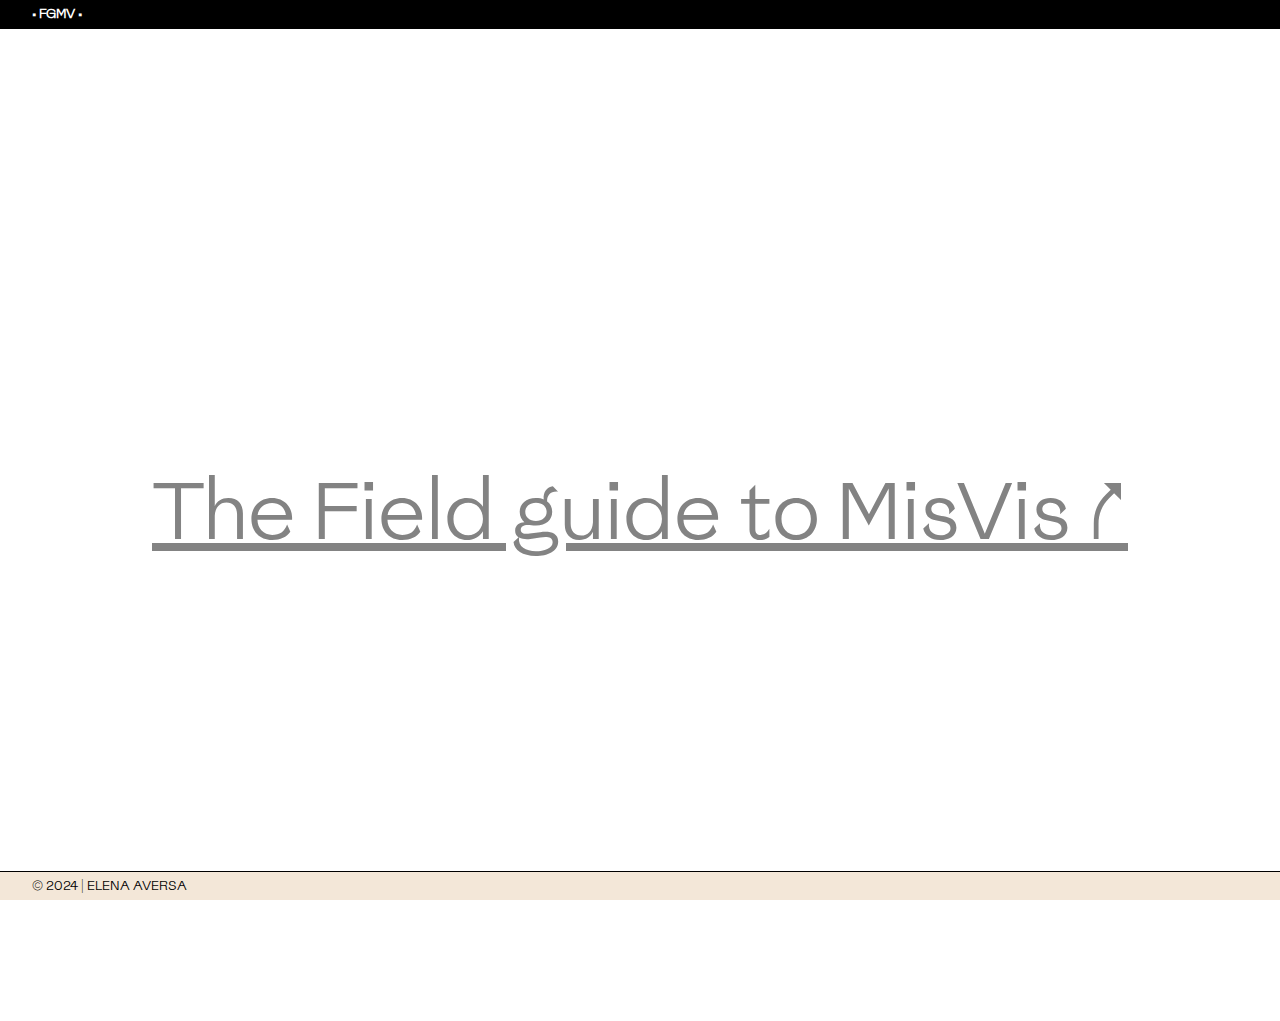
<file: index.html>
<!DOCTYPE html>
<html lang="en">
<head>
    <meta charset="UTF-8">
    <meta name="viewport" content="width=device-width, initial-scale=1">
    <link rel="stylesheet" href="style.css">
    <link rel="stylesheet" href="style2.css">
    <link rel="preconnect" href="https://fonts.googleapis.com">
    <link rel="preconnect" href="https://fonts.gstatic.com" crossorigin>
    <link href="https://fonts.googleapis.com/css2?family=Source+Serif+4:ital,opsz,wght@0,8..60,200..900;1,8..60,200..900&display=swap" rel="stylesheet">
    <title>Field Guide to MisVis</title>
</head>
<body>


    <nav class="container-fluid" style="background-color: black">
        <ul>
            <li><a href="index.html"><strong class="logo" style="color: white">• FGMV •</strong></a></li>
        </ul>
    </nav>
    <main class="container">
            <div class="centered-content">
    <h1 style="text-align: center;">
        <buttonBIG><a href="home.html">The Field guide to MisVis ↗</a> </buttonBIG></h1>
</div>
                </main>
                <footer class="container-fluid">
                    <ul>
                     <li> © 2024 | ELENA AVERSA</li>
                    <ul>
                  </footer>
    <script src="script.js"></script>
    <script src="script2.js"></script>
</body>
</html>
</file>
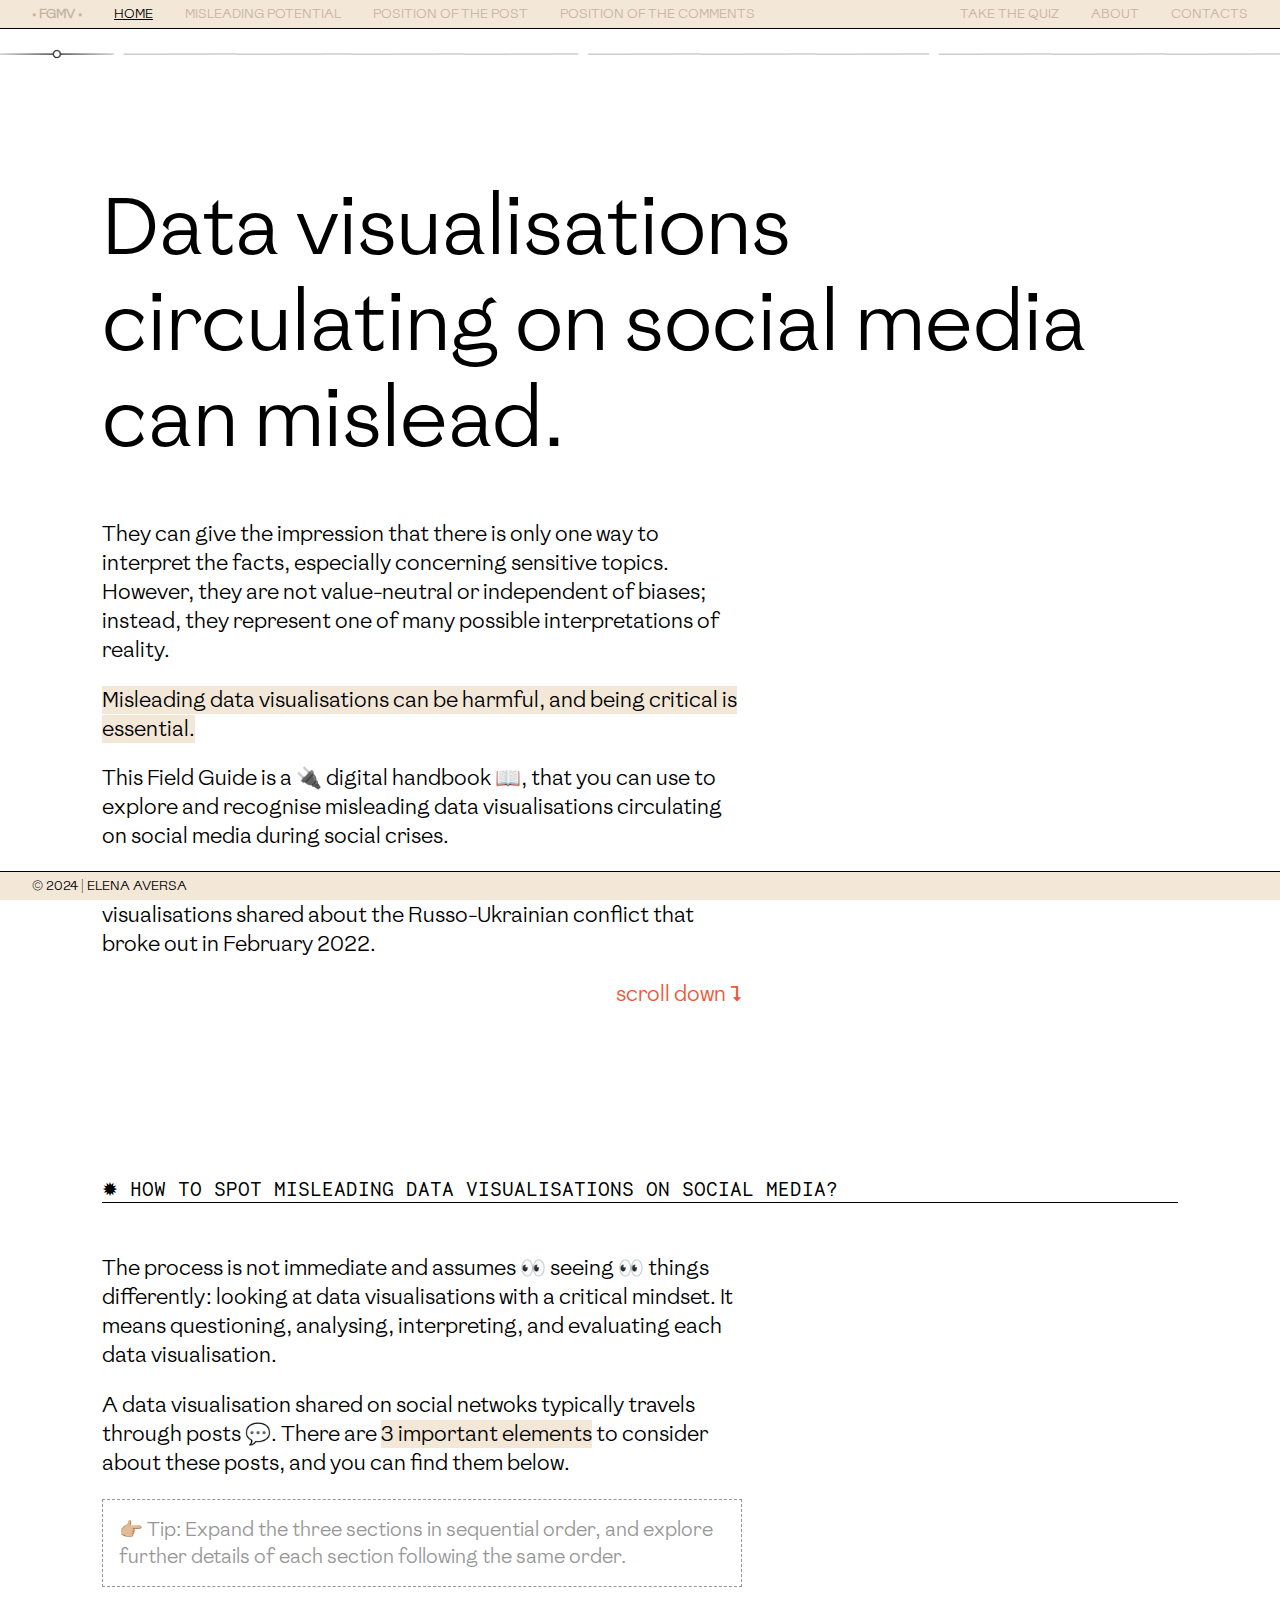
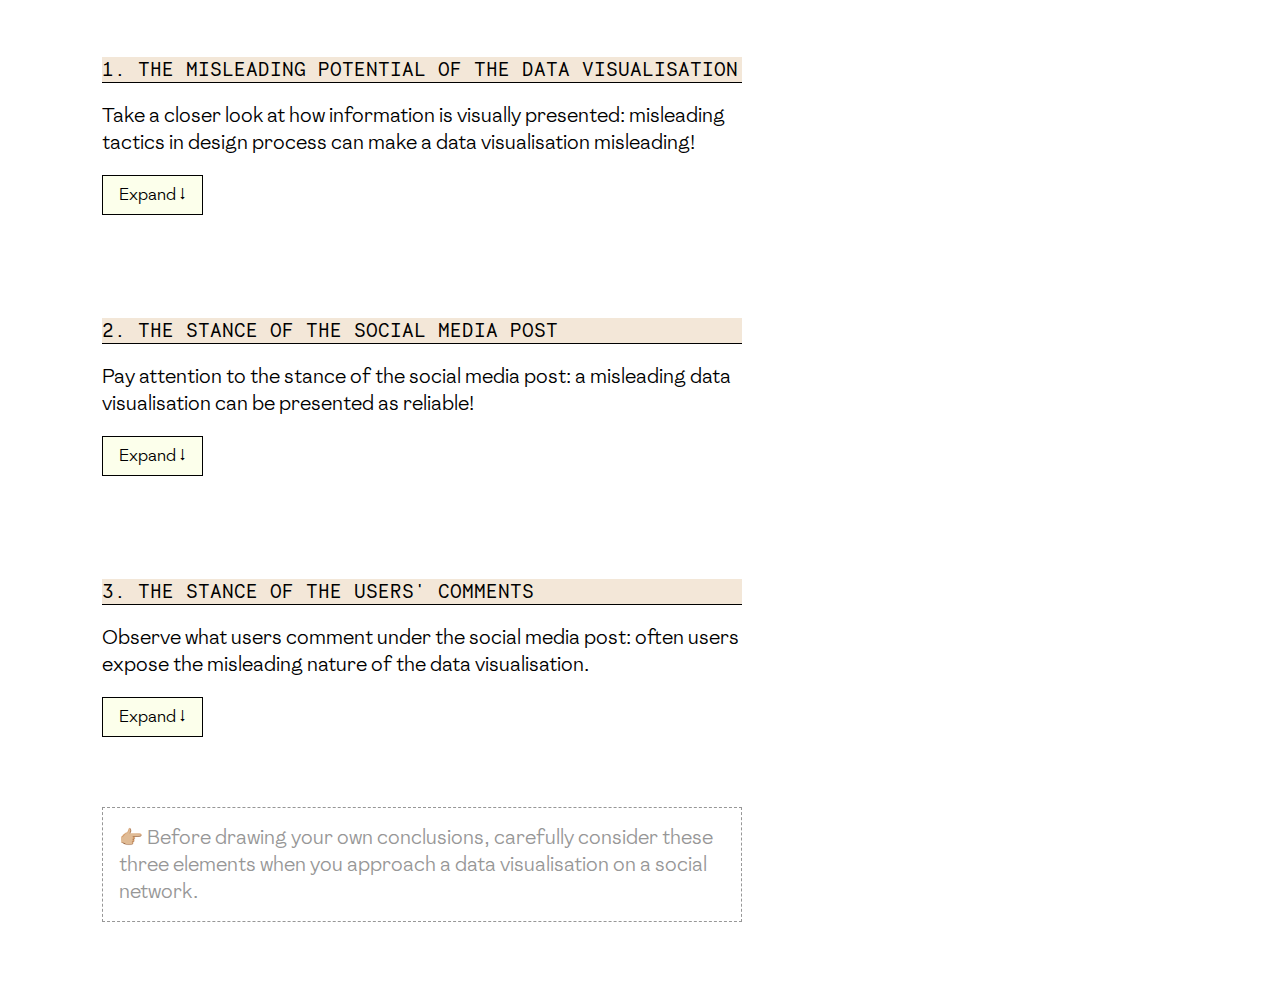
<file: home.html>
<!DOCTYPE html>
<html lang="en">
<head>
    <meta charset="UTF-8">
    <meta name="viewport" content="width=device-width, initial-scale=1">
    <link rel="stylesheet" href="style.css">
    <link rel="stylesheet" href="style2.css">
    <link rel="preconnect" href="https://fonts.googleapis.com">
    <link rel="preconnect" href="https://fonts.gstatic.com" crossorigin>
    <link href="https://fonts.googleapis.com/css2?family=Source+Serif+4:ital,opsz,wght@0,8..60,200..900;1,8..60,200..900&display=swap" rel="stylesheet">
    <title>Field Guide to MisVis</title>
</head>
<body>
  <nav class="container-fluid">
    <ul>
        <li><a href="index.html"><strong class="logo">• FGMV •</strong></a></li>
        <li><a href="home.html"><span style="color: black"><u>HOME</u></span></a></li>
        <li><a href="misTac.html">MISLEADING POTENTIAL</a></li>
        <li><a href="narPos.html">POSITION OF THE POST</a></li>
        <li><a href="narCom.html">POSITION OF THE COMMENTS</a></li>
    </ul>
    <div>
        <ul>
          <li class="navbut"><a href="quiz.html">TAKE THE QUIZ</a></li>
            <li class="navbut"><a href="about.html">ABOUT</a></li>
            <li class="navbut"><a href="contacts.html">CONTACTS</a></li>
    </ul>
    </div>
</nav>
<nav class="container-fluid2">
<div class="line-container"><img src="posbar/posbar_1.png">
</div>
</nav>
    <main class="container">
        <div class="grid">
            <section>
              <div class="margins" style="padding-bottom: 4rem;">
                <h1>Data visualisations <br>circulating on social media <br>can mislead.</h1>
               <div class="bloccotesto"><p>They can give the impression that there is only one way to interpret the facts, especially concerning sensitive topics. 
                However, they are not value-neutral or independent of biases; instead, they represent one of many possible interpretations of reality.</p>
                <p><span style="background-color: #f3e7d8">Misleading data visualisations
                  can be harmful,
                  and being critical is essential.</span></p>
               This Field Guide is a 🔌 digital handbook 📖, that you can use to explore and recognise misleading data visualisations circulating on social media during social crises.
              <p>You will be doing so by exploring a collection of 20 data visualisations shared about the Russo-Ukrainian conflict that broke out in February 2022.</p></span>
                
            <p style="text-align: right; color: #ed5835;">scroll down ⮧</p></div>
                
              </div>
            </main>

                <main class="container">
                  <div class="grid">
               <h3 class="borderbot">✹ HOW TO SPOT MISLEADING DATA VISUALISATIONS ON SOCIAL MEDIA?</h3>
                <div class="bloccotesto">The process is not immediate and assumes 👀 seeing 👀 things differently: looking at data visualisations with a critical mindset. 
                  It means questioning, analysing, interpreting, and evaluating each data visualisation. 
                
                <p>A data visualisation shared on social netwoks typically travels through posts 💬. 
                  There are <span style="background-color: #f3e7d8"> 3 important elements</span> to consider about these posts, and you can find them below.</p> 
              
                    <p class=" smallfont bloccotesto" style="border: dashed #979797 1px; padding: 1rem;"> <span style="color: #979797;">👉🏼 Tip: Expand the three sections in sequential order, and explore further details of each section following the same order.</span></p>
            </section>
            <section id="designSection" class="margins smallfont" style="padding-bottom: 2rem; padding-top: 2rem;">
                <h3 class="borderbot" style="background-color: #f3e7d8">1. THE MISLEADING POTENTIAL OF THE DATA VISUALISATION</h3>
                <p class="bloccotesto">Take a closer look at how information is visually presented:
                misleading tactics in design process can make a data visualisation misleading!</p>
                <p><button onclick="toggleSection('designContent')">Expand ↓</button></p>
                <div id="designContent" class="expandable-content smallfont bloccotesto" style="border: solid black 1px; padding: 2rem;">
                    <p>Designing a data visualisation is a gradual process made of several steps which can be broadly grouped in:</p> <p style="padding-left: 2rem;"> 🔧 working with the data, <br> 🪄 visualising the data, <br> 💅🏽 finalising the data visualisation.</p>
                    <p>In these three stages, it can happen that, with or without intention, the designer of the data visualisation applies some <span style="background-color: #f3e7d8"s> misleading tactics</span>, 
                      which can make the data visualisation misleading. </p>
                    <button id="goToMisTac">I want to know more ↗</button>
                </div>
            </section> 

              <section id="positionSection" class="margins smallfont" style="padding-bottom: 2rem; padding-top: 2rem;">
                <h3 class="borderbot" style="background-color: #f3e7d8">2. THE STANCE OF THE SOCIAL MEDIA POST</h3>
                <p class="bloccotesto">Pay attention to the stance of the social media post: a misleading data visualisation can be presented as reliable!</i></p>
                <p><button onclick="toggleSection('positionContent')">Expand ↓</button></p>
                <div id="positionContent" class="expandable-content smallfont bloccotesto" style="border: solid black 1px; padding: 2rem;">
                    <p>On social networks, data visualisations can be shared to support different viewpoints.</span> Sometimes the same data visualisation even supports opposing ones. 
                      <p>These stances are expressed through the text used in the post, and can be broadly grouped in:</p>
                      <p style="padding-left: 2rem;"> ✅ confirming post, <br> 📋 descriptive post, <br> 🤨 sceptical post.</p>
                    <p>The text used in the post can make a data visualisation misleading.</p>
                    <button id="goTonarPos">I want to know more ↗</button>
                </div>
            </section>
              <section id="reactionSection" class="margins smallfont" style="padding-bottom: 2rem; padding-top: 2rem;">
                <h3 class="borderbot" style="background-color: #f3e7d8">3. THE STANCE OF THE USERS' COMMENTS</h3>
                <p class="bloccotesto">Observe what users comment under the social media post: often users expose the misleading nature of the data visualisation.</i></p>
                <p><button onclick="toggleSection('reactionContent')">Expand ↓</button></p>
                <div id="reactionContent" class="expandable-content smallfont bloccotesto" style="border: solid black 1px; padding: 2rem;">
                    <p>Similarly to the position of the post, users comment to a post to express their stance. 
                      These stances can be broadly categorised into:</p>
                        <p style="padding-left: 2rem;"> ✅ confirming comment, <br> 📋 descriptive comment, <br> 🤨 sceptical comment, <br>❓ other comment.</p>
                    <p>Some comments may support the message shared with the data visualisation, while others may reveal its misleading nature. 
                       </p>
                    <button id="goToreaPos">I want to know more ↗</button>
                </div>
            </section>
            <p class=" smallfont bloccotesto" style="border: dashed #979797 1px; padding: 1rem;"> <span style="color: #979797;">👉🏼 Before drawing your own conclusions, carefully consider these 
              three elements when you approach a data visualisation on a social network.</span></p>
          
        </div>
      </div>
    </main>
        <footer class="container-fluid">
          <ul>
           <li> © 2024 | ELENA AVERSA</li>
          <ul>
      </footer>
      <script src="script.js"></script>
      <script src="script2.js"></script>
  </body>
  </html>
</file>
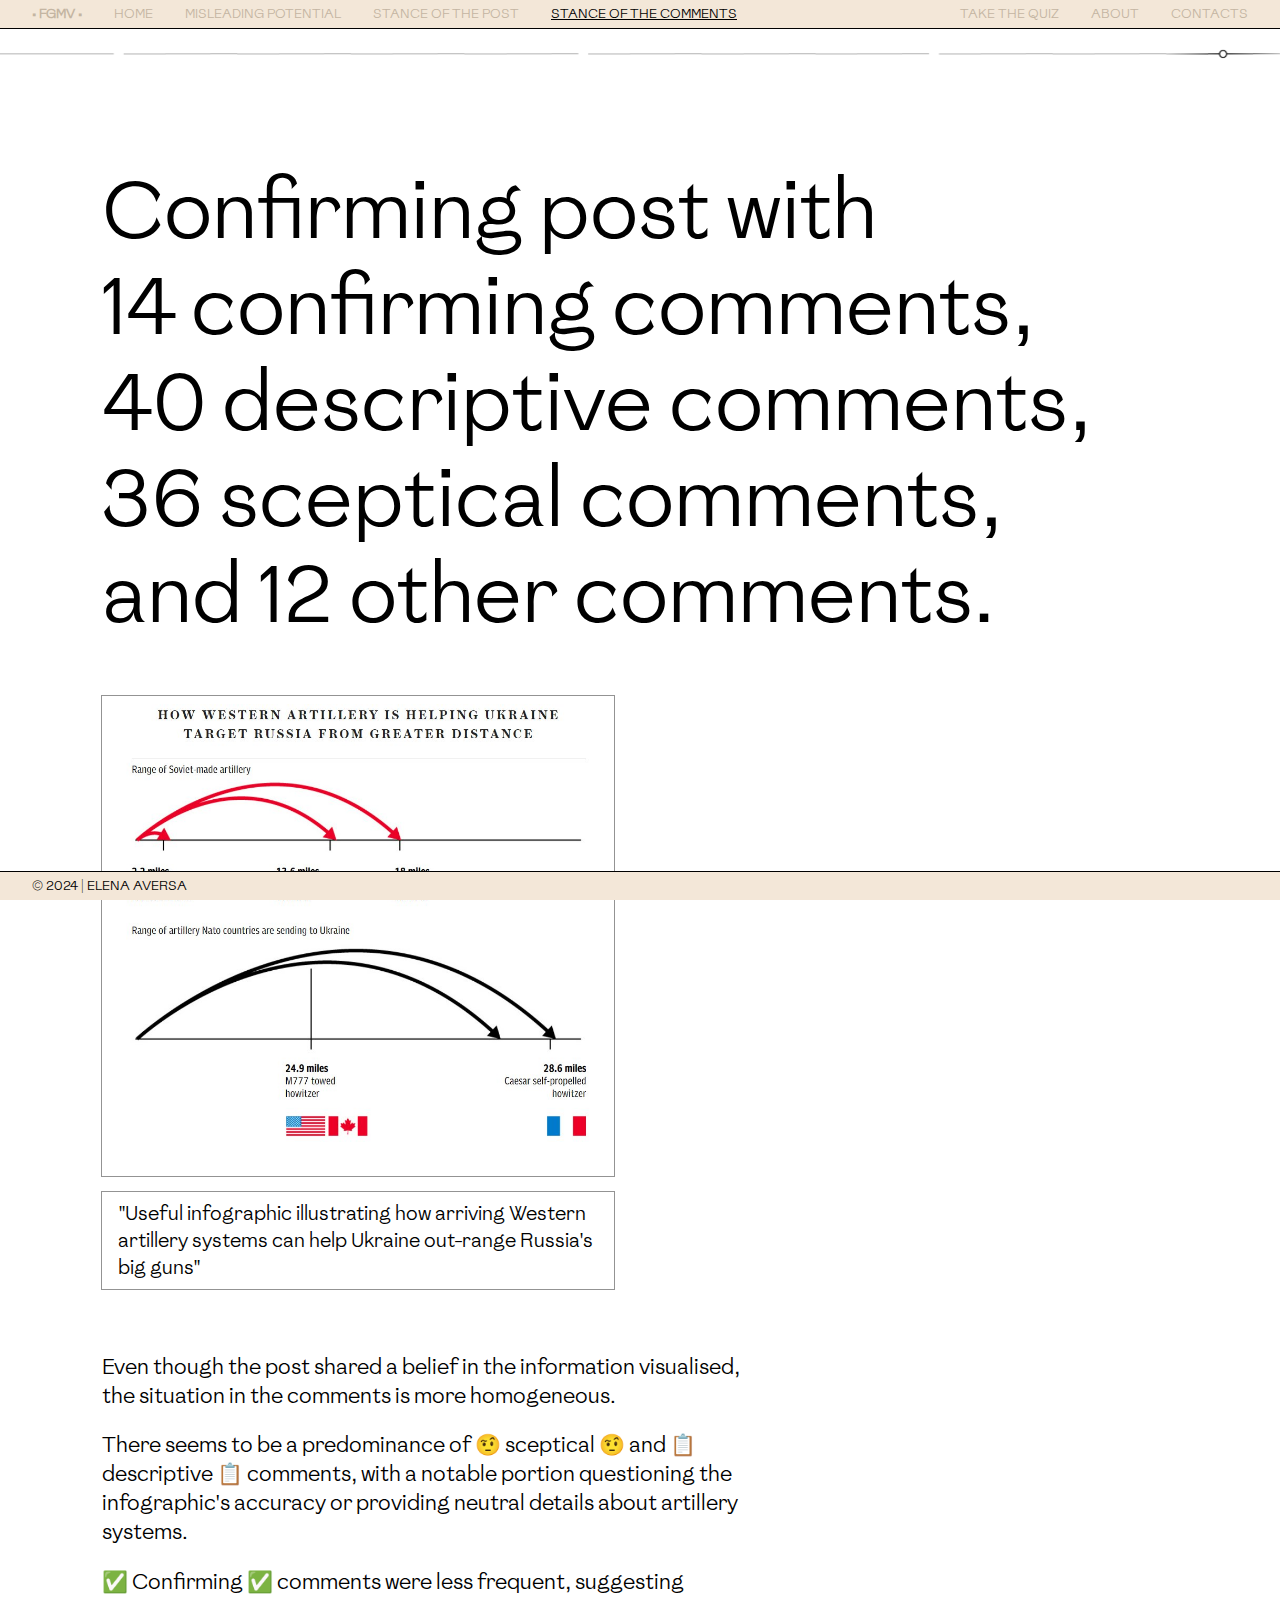
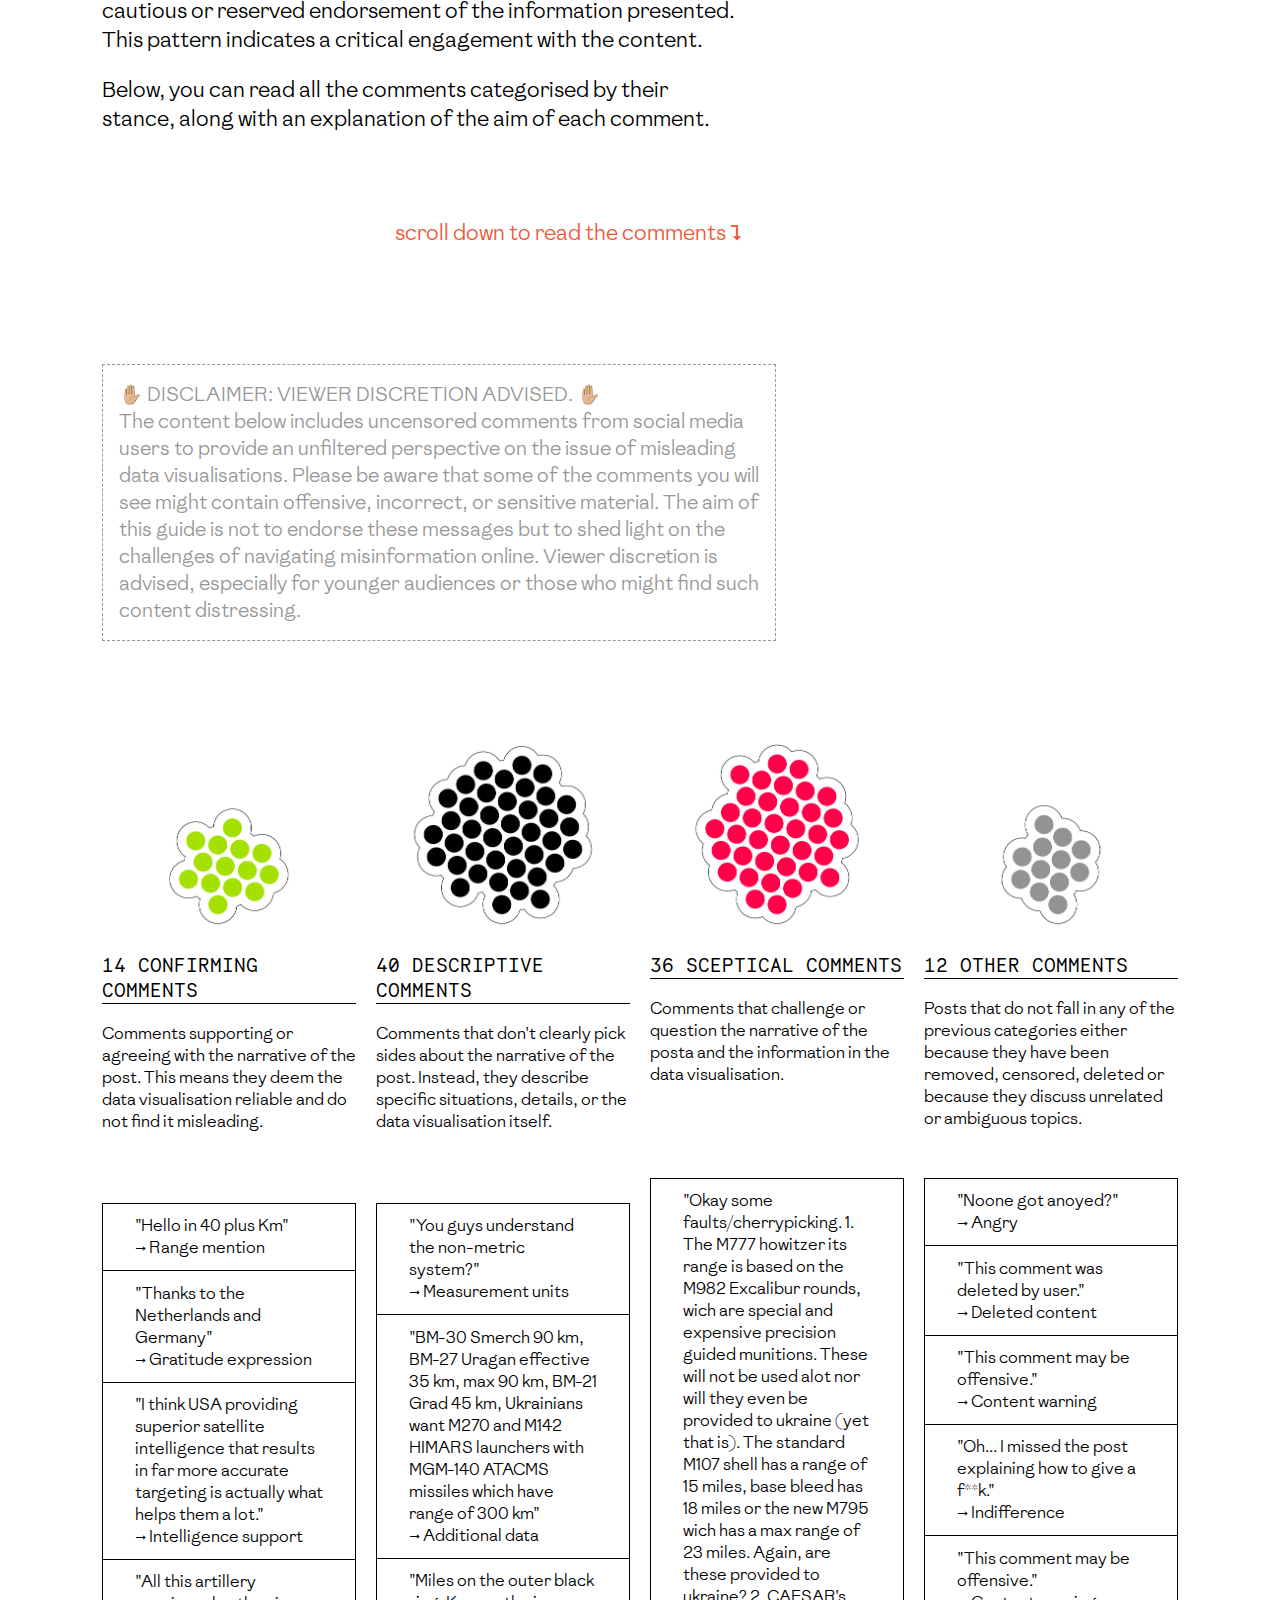
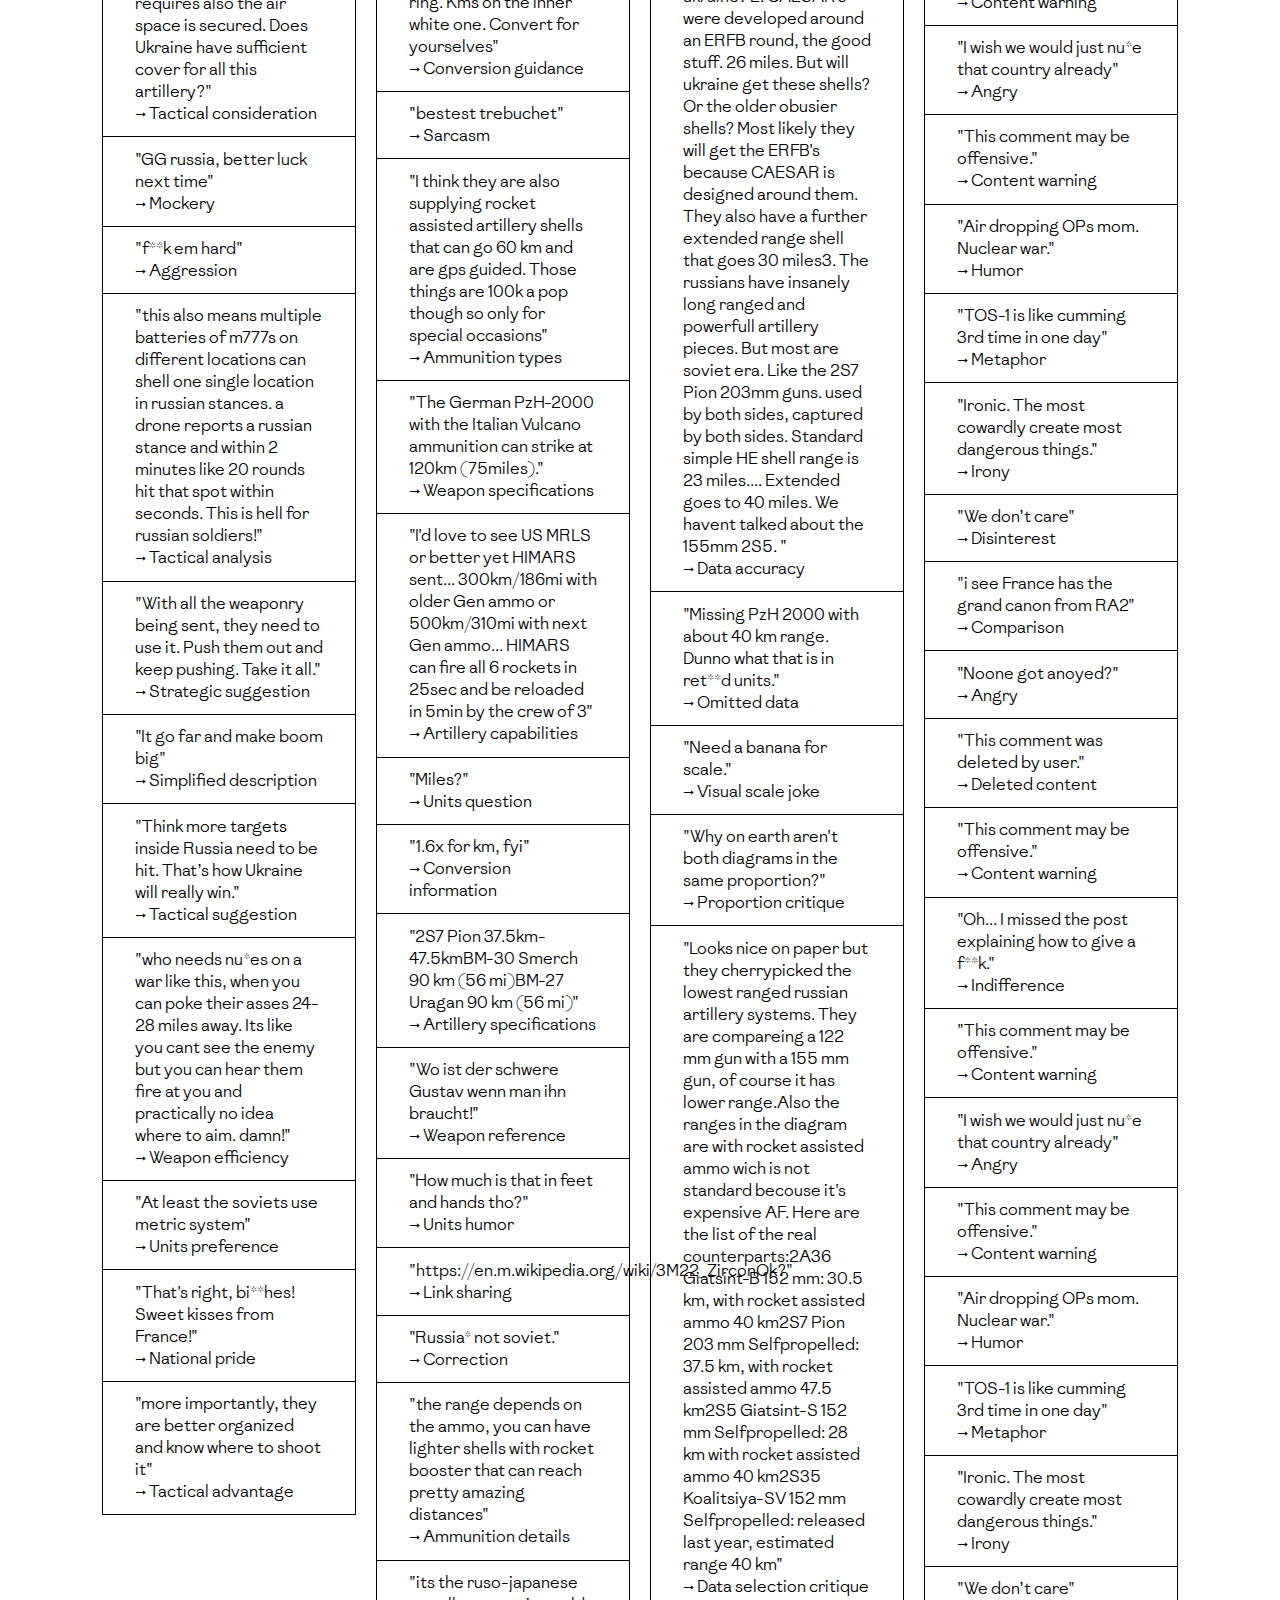
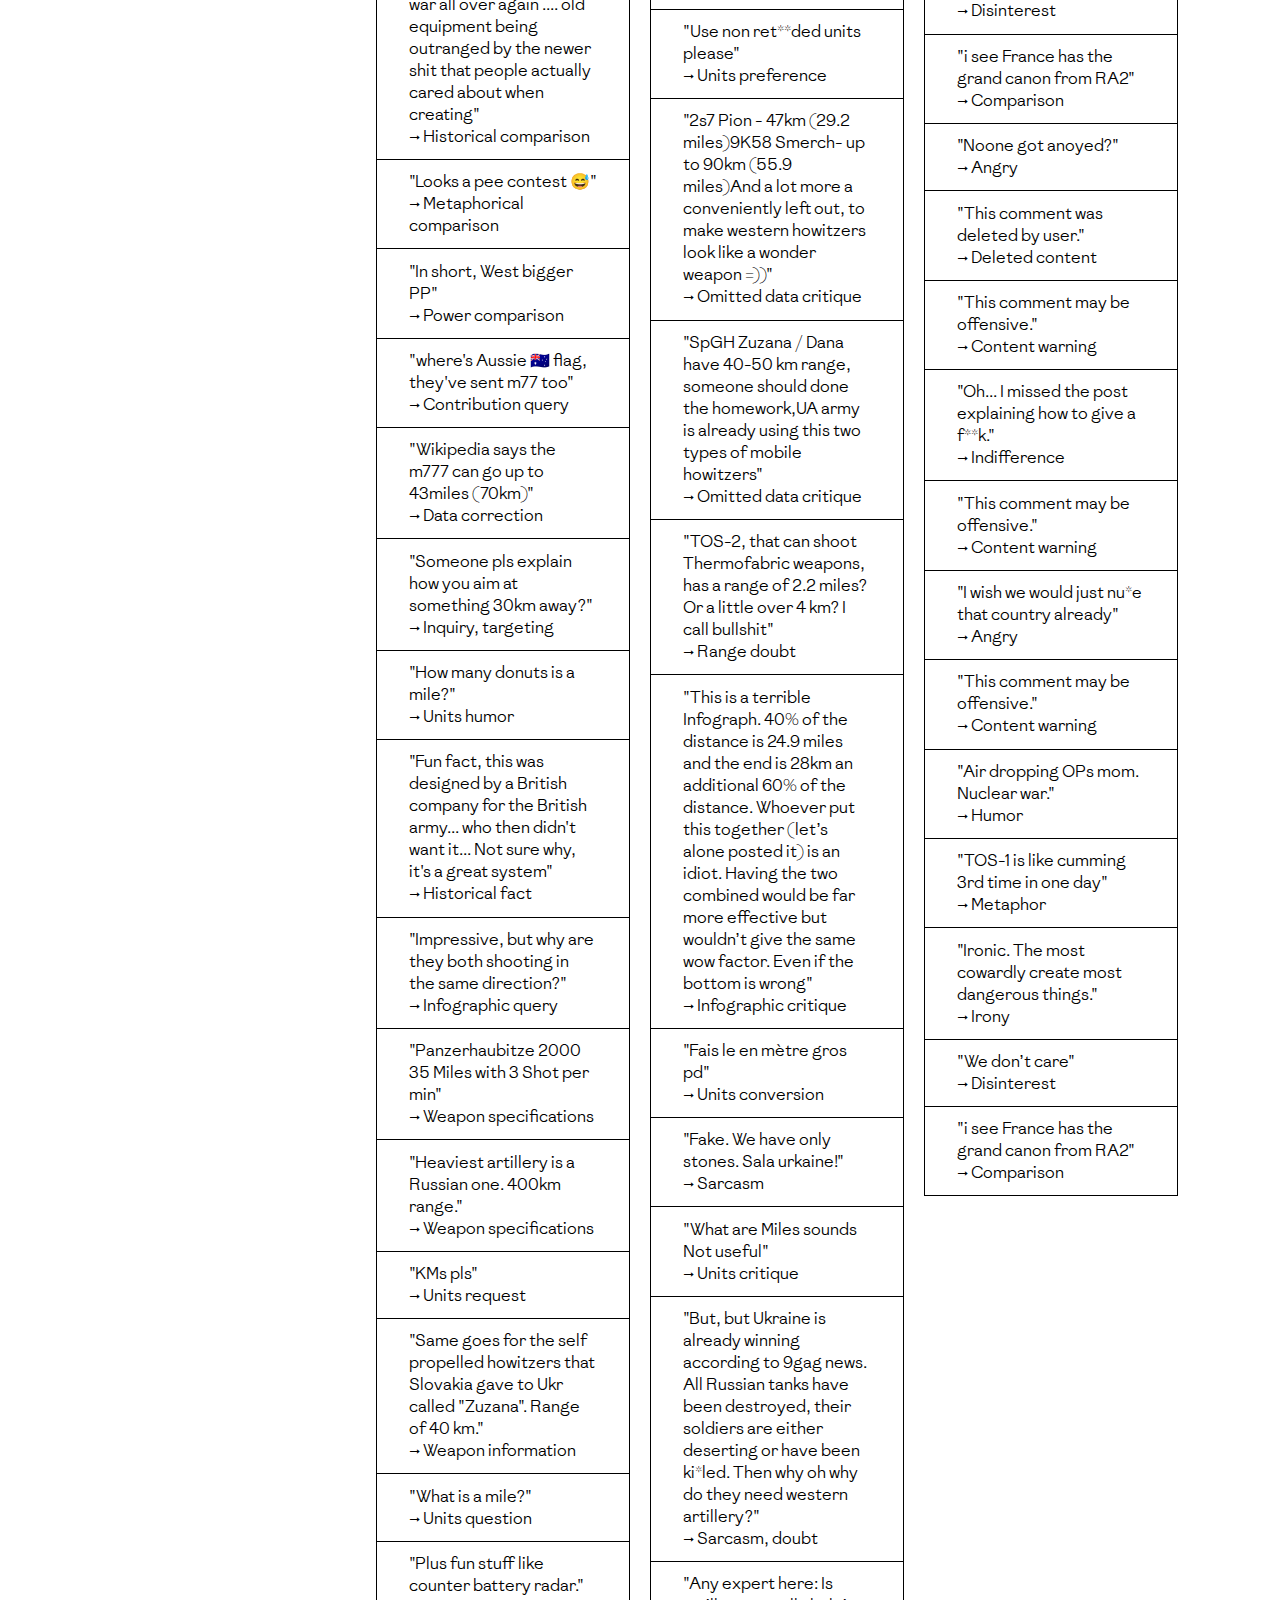
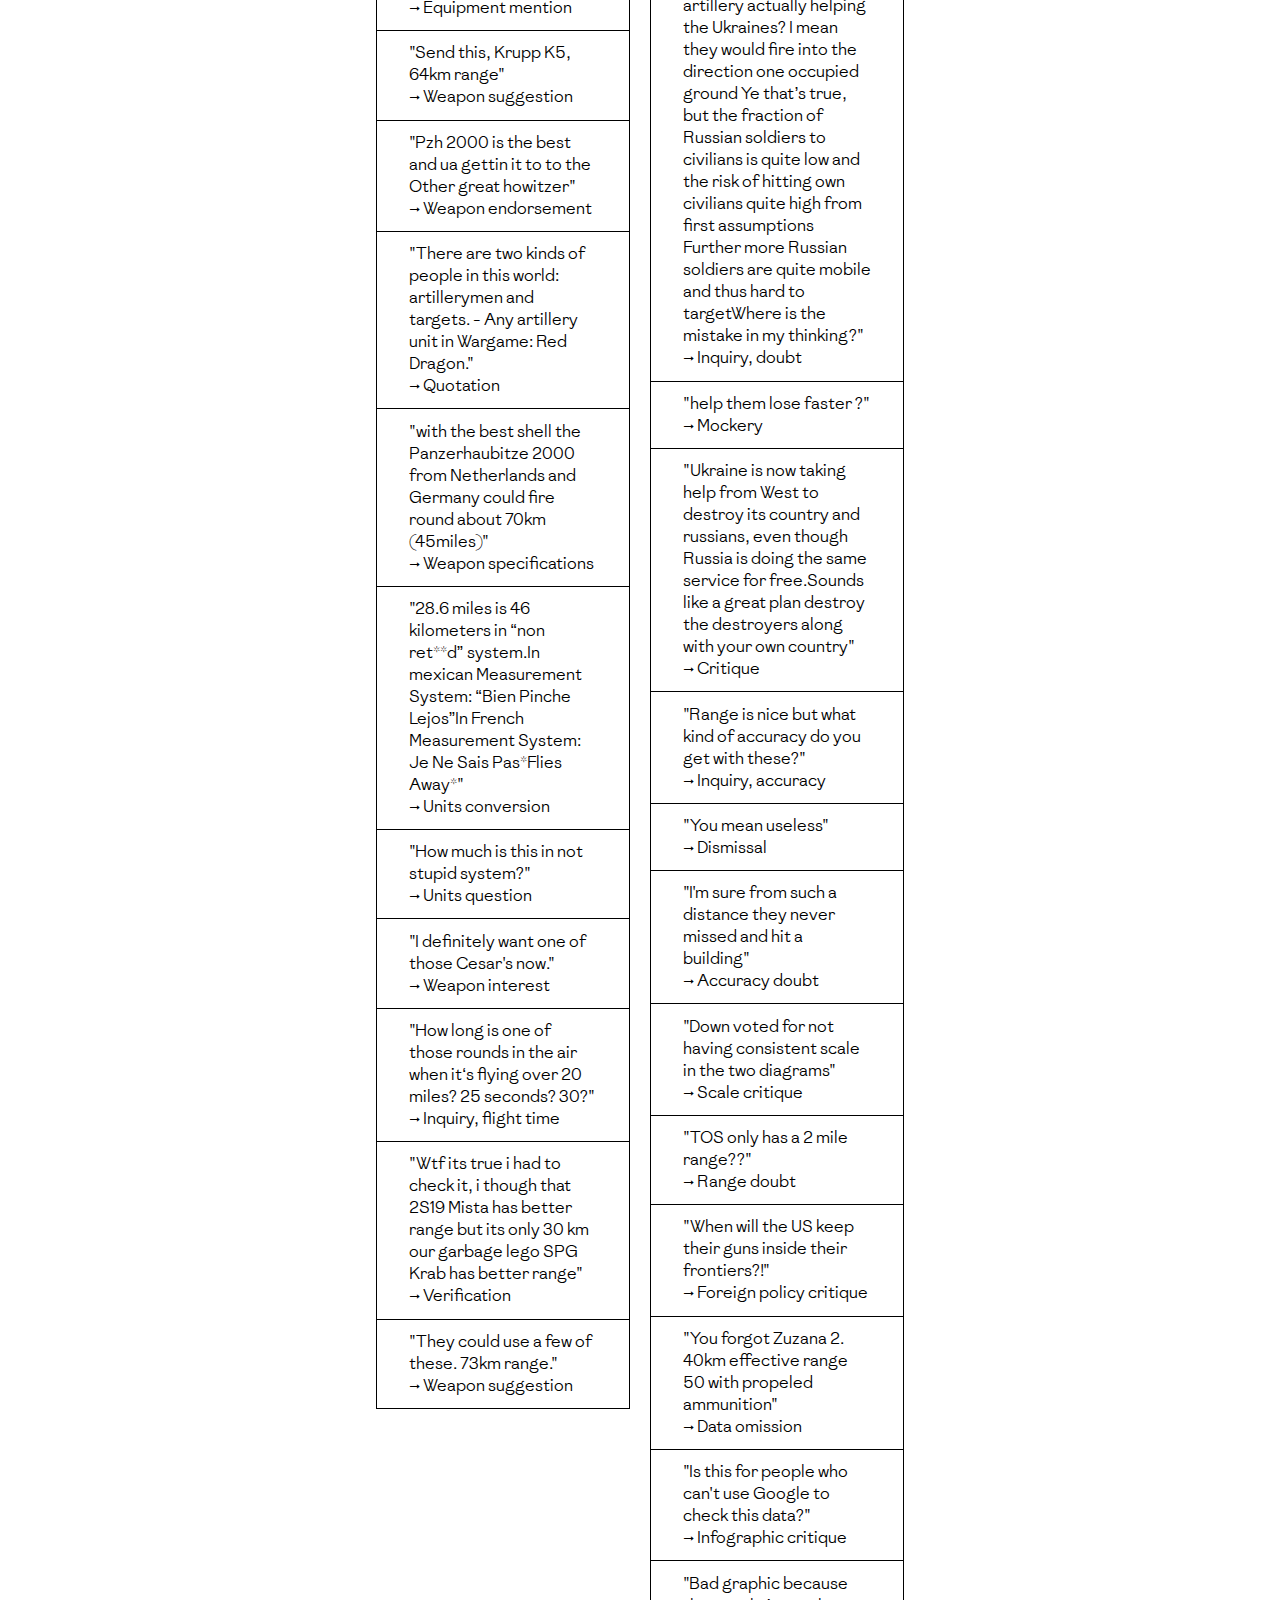
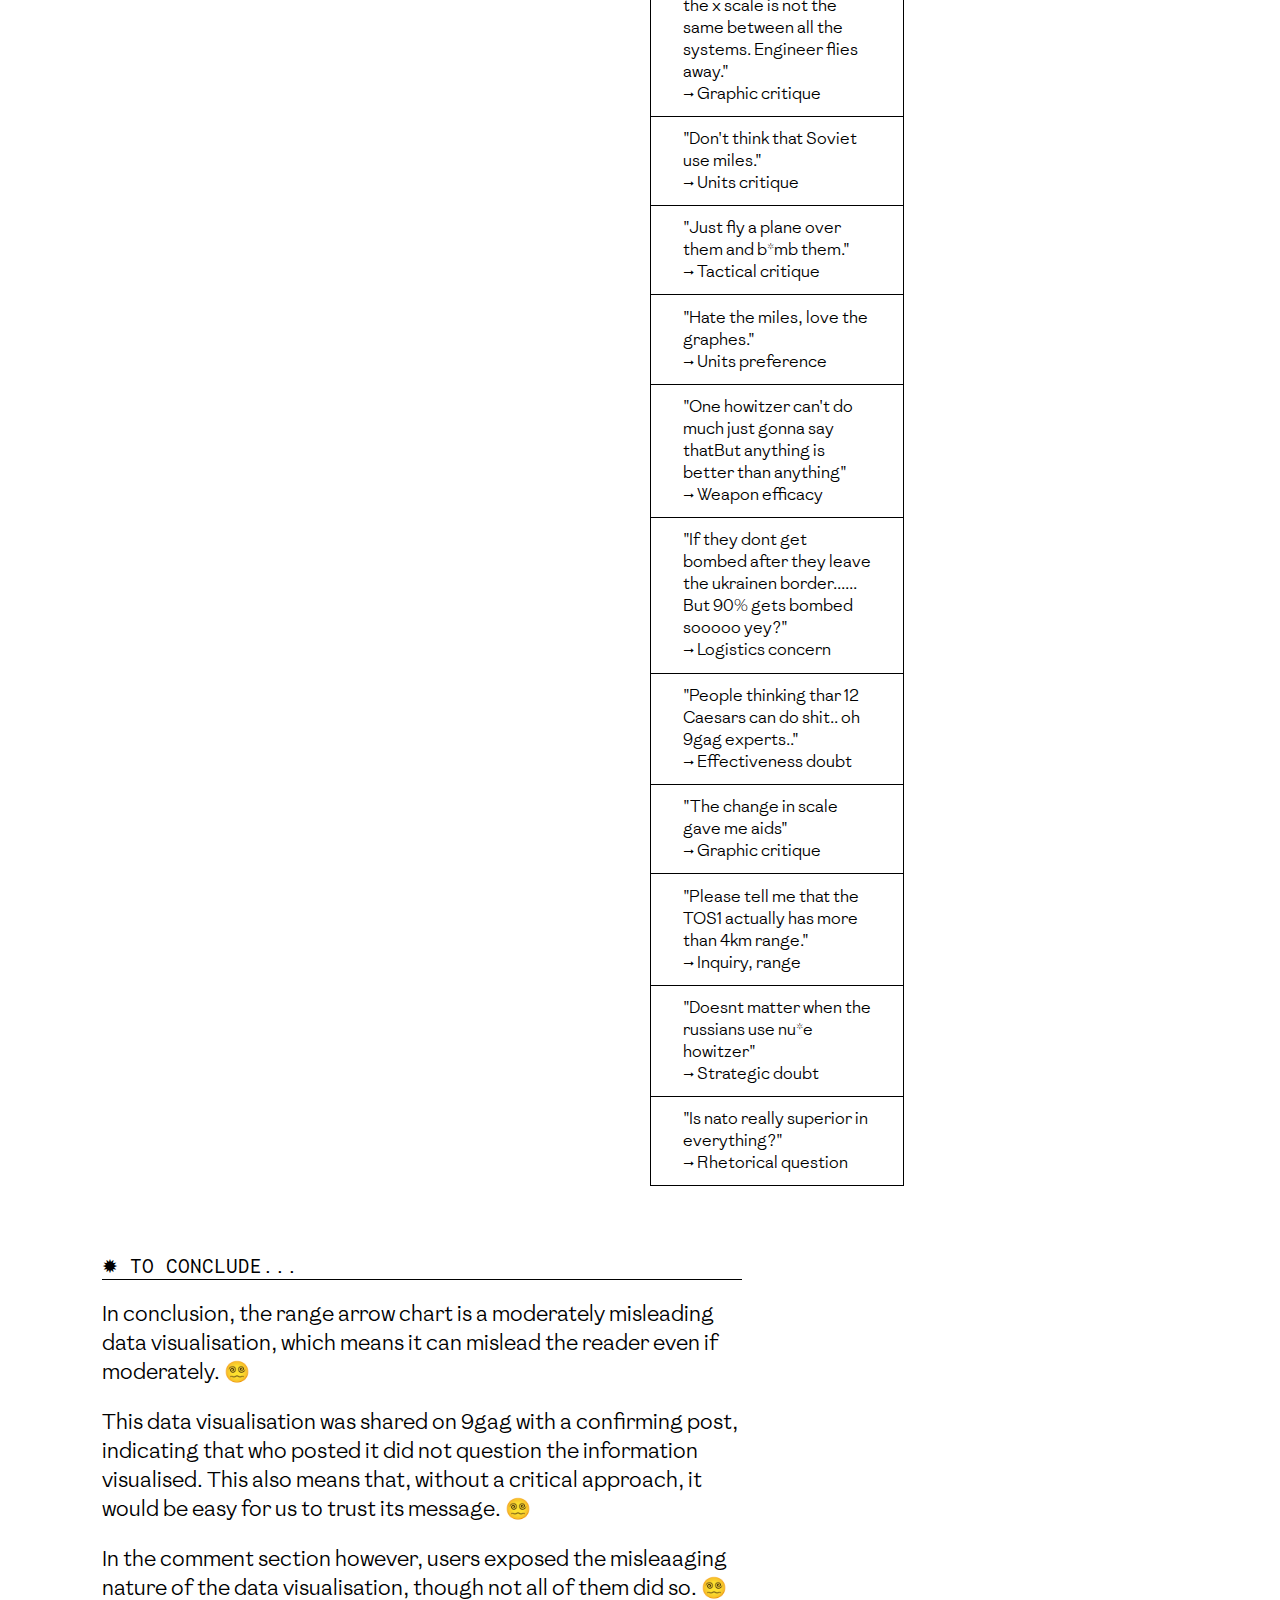
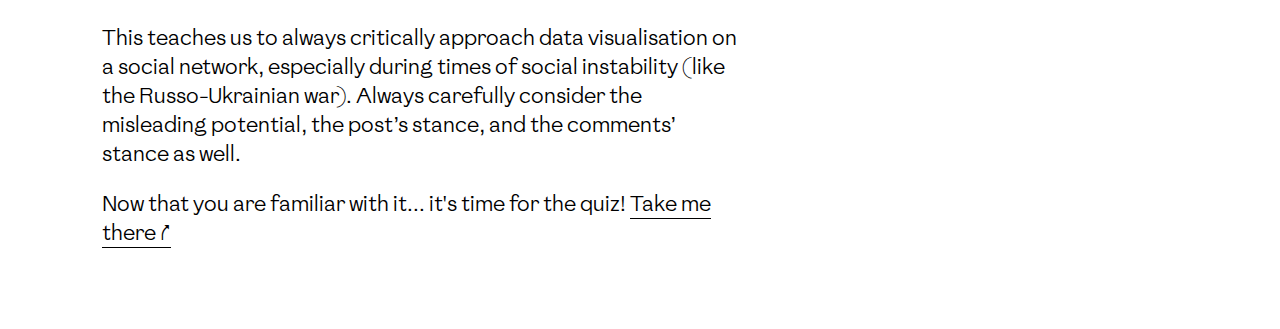
<file: id3cr.html>
<!DOCTYPE html>
<html lang="en">
<head>
    <meta charset="UTF-8">
    <meta name="viewport" content="width=device-width, initial-scale=1">
    <link rel="stylesheet" href="style.css">
    <link rel="stylesheet" href="style2.css">
    <link rel="preconnect" href="https://fonts.googleapis.com">
    <link rel="preconnect" href="https://fonts.gstatic.com" crossorigin>
    <link href="https://fonts.googleapis.com/css2?family=Source+Serif+4:ital,opsz,wght@0,8..60,200..900;1,8..60,200..900&display=swap" rel="stylesheet">
    <title>Field Guide to MisVis</title>
</head>
<body>
    <nav class="container-fluid">
        <ul>
            <li><a href="index.html"><strong class="logo">• FGMV •</strong></a></li>
            <li><a href="home.html">HOME</a></li>
            <li><a href="misTac.html">MISLEADING POTENTIAL</a></li>
            <li><a href="narPos.html">STANCE OF THE POST</a></li>
            <li><a href="narCom.html"><span style="color: black"><u>STANCE OF THE COMMENTS</u></span></a></li>
        </ul>
        <div>
            <ul>
              <li class="navbut"><a href="quiz.html">TAKE THE QUIZ</a></li>
                <li class="navbut"><a href="about.html">ABOUT</a></li>
                <li class="navbut"><a href="contacts.html">CONTACTS</a></li>
        </ul>
        </div>
    </nav>
    <nav class="container-fluid2">
        <div class="line-container"><img src="posbar/posbar_11.png">
        </div>
        </nav>
    
    <main class="container">
        <div class="grid">
            <section>
                <h1 style="line-height: 1.2;">Confirming post with <br>14 confirming comments, <br>40 descriptive comments, <br>36 sceptical comments, <br>and 12 other comments.</h1>
                        <div class="bloccotesto">
                        <section>
                            <div class="boxlike" style="max-width: 30rem; margin-bottom: 1rem;"><img src="images/id3.jpeg"></div>  
                            <div class="boxlike" style="max-width: 30rem; margin-bottom: 4rem;">"Useful infographic illustrating how arriving Western artillery systems can help Ukraine out-range Russia's big guns"</div>  
                    </section>
                    <section>
                    Even though the post shared a belief in the information visualised, the situation in the comments is more homogeneous.
                        <p>There seems to be a predominance of 🤨 sceptical 🤨 and 📋 descriptive 📋 comments, with a notable portion questioning the infographic's accuracy or providing neutral details about artillery systems.</p>
                            <p>✅ Confirming ✅ comments were less frequent, suggesting cautious or reserved endorsement of the information presented. This pattern indicates a critical engagement with the content. </p>
                        <p>Below, you can read all the comments categorised by their stance, along with an explanation of the aim of each comment.</p>
                  
                        <p style="text-align: right; color: #ed5835; padding-top: 4rem;">scroll down to read the comments ⮧</p>
                      </section>
                    
   </div>                     
</div>
</section>
<p class="smallfont bloccotesto" style="border: dashed #979797 1px; padding: 1rem; margin-top: 6rem; margin-bottom: 6rem;"> <span style="color: #979797;">✋🏼 DISCLAIMER: VIEWER DISCRETION ADVISED. ✋🏼<br>
                            The content below includes uncensored comments from social media users to provide an unfiltered perspective on the issue of misleading data visualisations. 
                            Please be aware that some of the comments you will see might contain offensive, incorrect, or sensitive material.
                            The aim of this guide is not to endorse these messages but to shed light on the challenges of navigating misinformation online.
                            Viewer discretion is advised, especially for younger audiences or those who might find such content distressing. </p>
                        </div>
<div class="four-column-layout">
    <section><img src="images/id3conf.png">
        <h3 class="borderbot">14 CONFIRMING COMMENTS</h3>
    <p class="caption">Comments supporting or agreeing with the narrative of the post. This means they deem the data visualisation reliable and do not find it misleading.<br><br></p>
    <table class="outlined-table3 caption">
        <tr><td>"Hello in 40 plus Km" <br>
            → Range mention</td></tr>
            <tr><td>"Thanks to the Netherlands and Germany" <br>
            → Gratitude expression</td></tr>
            <tr><td>"I think USA providing superior satellite intelligence that results in far more accurate targeting is actually what helps them a lot." <br>
            → Intelligence support</td></tr>
            <tr><td>"All this artillery requires also the air space is secured. Does Ukraine have sufficient cover for all this artillery?" <br>
            → Tactical consideration</td></tr>
            <tr><td>"GG russia, better luck next time" <br>
            → Mockery</td></tr>
            <tr><td>"f**k em hard" <br>
            → Aggression</td></tr>
            <tr><td>"this also means multiple batteries of m777s on different locations can shell one single location in russian stances. a drone reports a russian stance and within 2 minutes like 20 rounds hit that spot within seconds. This is hell for russian soldiers!" <br>
            → Tactical analysis</td></tr>
            <tr><td>"With all the weaponry being sent,  they need to use it.   Push them out and keep pushing.  Take it all." <br>
            → Strategic suggestion</td></tr>
            <tr><td>"It go far and make boom big" <br>
            → Simplified description</td></tr>
            <tr><td>"Think more targets inside Russia need to be hit. That’s how Ukraine will really win." <br>
            → Tactical suggestion</td></tr>
            <tr><td>"who needs nu*es on a war like this, when you can poke their asses 24-28 miles away. Its like you cant see the enemy but you can hear them fire at you and practically no idea where to aim. damn!" <br>
            → Weapon efficiency</td></tr>
            <tr><td>"At least the soviets use metric system" <br>
            → Units preference</td></tr>
            <tr><td>"That's right, bi**hes! Sweet kisses from France!" <br>
            → National pride</td></tr>
            <tr><td>"more importantly, they are better organized and know where to shoot it" <br>
            → Tactical advantage</td></tr>
      </table>
    </section>

        <section>
            <img src="images/id3des.png"><h3 class="borderbot">40 DESCRIPTIVE COMMENTS</h3> 
            <p class="caption">Comments that don't clearly pick sides about the narrative of the post. Instead, they describe specific situations, details, or the data visualisation itself. <br><br></p>
            <table class="outlined-table3 caption">
                <tr><td>"You guys understand the non-metric system?" <br>
                    → Measurement units</td></t>
                    <tr><td>"BM-30 Smerch 90 km, BM-27 Uragan effective 35 km, max 90 km, BM-21 Grad 45 km,  Ukrainians want M270 and M142 HIMARS launchers with MGM-140 ATACMS missiles which have range of 300 km" <br>
                    → Additional data</td></t>
                    <tr><td>"Miles on the outer black ring. Kms on the inner white one. Convert for yourselves" <br>
                    → Conversion guidance</td></t>
                    <tr><td>"bestest trebuchet" <br>
                    → Sarcasm</td></t>
                    <tr><td>"I think they are also supplying rocket assisted artillery shells that can go 60 km and are gps guided. Those things are 100k a pop though so only for special occasions" <br>
                    → Ammunition types</td></t>
                    <tr><td>"The German PzH-2000 with the Italian Vulcano ammunition can strike at 120km (75miles)." <br>
                    → Weapon specifications</td></t>
                    <tr><td>"I'd love to see US MRLS or better yet HIMARS sent... 300km/186mi with older Gen ammo or 500km/310mi with next Gen ammo... HIMARS can fire all 6 rockets in 25sec and be reloaded in 5min by the crew of 3" <br>
                    → Artillery capabilities</td></t>
                    <tr><td>"Miles?" <br>
                    → Units question</td></t>
                    <tr><td>"1.6x for km, fyi" <br>
                    → Conversion information</td></t>
                    <tr><td>"2S7 Pion 37.5km-47.5kmBM-30 Smerch 90 km (56 mi)BM-27 Uragan 90 km (56 mi)" <br>
                    → Artillery specifications</td></t>
                    <tr><td>"Wo ist der schwere Gustav wenn man ihn braucht!" <br>
                    → Weapon reference</td></t>
                    <tr><td>"How much is that in feet and hands tho?" <br>
                    → Units humor</td></t>
                    <tr><td>"https://en.m.wikipedia.org/wiki/3M22_ZirconOk?" <br>
                    → Link sharing</td></t>
                    <tr><td>"Russia* not soviet." <br>
                    → Correction</td></t>
                    <tr><td>"the range depends on the ammo, you can have lighter shells with rocket booster that can reach pretty amazing distances" <br>
                    → Ammunition details</td></t>
                    <tr><td>"its the ruso-japanese war all over again .... old equipment being outranged by the newer shit that people actually cared about when creating" <br>
                    → Historical comparison</td></t>
                    <tr><td>"Looks a pee contest 😅" <br>
                    → Metaphorical comparison</td></t>
                    <tr><td>"In short, West bigger PP" <br>
                    → Power comparison</td></t>
                    <tr><td>"where's Aussie 🇦🇺 flag, they've sent m77 too" <br>
                    → Contribution query</td></t>
                    <tr><td>"Wikipedia says the m777 can go up to 43miles  (70km)" <br>
                    → Data correction</td></t>
                    <tr><td>"Someone pls explain how you aim at something 30km away?" <br>
                    → Inquiry, targeting</td></t>
                    <tr><td>"How many donuts is a mile?" <br>
                    → Units humor</td></t>
                    <tr><td>"Fun fact, this was designed by a British company for the British army... who then didn't want it... Not sure why, it's a great system" <br>
                    → Historical fact</td></t>
                    <tr><td>"Impressive, but why are they both shooting in the same direction?" <br>
                    → Infographic query</td></t>
                    <tr><td>"Panzerhaubitze 2000 35 Miles with 3 Shot per min" <br>
                    → Weapon specifications</td></t>
                    <tr><td>"Heaviest artillery is a Russian one. 400km range." <br>
                    → Weapon specifications</td></t>
                    <tr><td>"KMs pls" <br>
                    → Units request</td></t>
                    <tr><td>"Same goes for the self propelled howitzers that Slovakia gave to Ukr called "Zuzana". Range of 40 km." <br>
                    → Weapon information</td></t>
                    <tr><td>"What is a mile?" <br>
                    → Units question</td></t>
                    <tr><td>"Plus fun stuff like counter battery radar." <br>
                    → Equipment mention</td></t>
                    <tr><td>"Send this, Krupp K5, 64km range" <br>
                    → Weapon suggestion</td></t>
                    <tr><td>"Pzh 2000 is the best and ua gettin it to to the Other great howitzer" <br>
                    → Weapon endorsement</td></t>
                    <tr><td>"There are two kinds of people in this world: artillerymen and targets. - Any artillery unit in Wargame: Red Dragon." <br>
                    → Quotation</td></t>
                    <tr><td>"with the best shell the Panzerhaubitze 2000 from Netherlands and Germany could fire round about 70km (45miles)" <br>
                    → Weapon specifications</td></t>
                    <tr><td>"28.6 miles is 46 kilometers in “non ret**d” system.In mexican Measurement System: “Bien Pinche Lejos”In French Measurement System: Je Ne Sais Pas*Flies Away*" <br>
                    → Units conversion</td></t>
                    <tr><td>"How much is this in not stupid system?" <br>
                    → Units question</td></t>
                    <tr><td>"I definitely want one of those Cesar's now." <br>
                    → Weapon interest</td></t>
                    <tr><td>"How long is one of those rounds in the air when it‘s flying over 20 miles? 25 seconds? 30?" <br>
                    → Inquiry, flight time</td></t>
                    <tr><td>"Wtf its true i had to check it, i though that 2S19 Mista has better range but its only 30 km our garbage lego SPG Krab has better range" <br>
                    → Verification</td></t>
                    <tr><td>"They could use a few of these. 73km range." <br>
                    → Weapon suggestion</td></t>
              </table>
    </section>

        <section>
            <img src="images/id3sce.png"><h3 class="borderbot">36 SCEPTICAL COMMENTS</h3> 
            <p class="caption">Comments that challenge or question the narrative of the posta and the information in the data visualisation.<br><br><br> </p>
            <table class="outlined-table3 caption">
                <tr><td>"Okay some faults/cherrypicking. 1. The M777 howitzer its range is based on the M982 Excalibur rounds, wich are special and expensive precision guided munitions. These will not be used alot nor will they even be provided to ukraine (yet that is). The standard M107 shell has a range of 15 miles, base bleed has 18 miles or the new M795 wich has a max range of 23 miles. Again, are these provided to ukraine? 2. CAESAR's were developed around an ERFB round, the good stuff. 26 miles. But will ukraine get these shells? Or the older obusier shells? Most likely they will get the ERFB's because CAESAR is designed around them. They also have a further extended range shell that goes 30 miles3. The russians have insanely long ranged and powerfull artillery pieces. But most are soviet era. Like the 2S7 Pion 203mm guns. used by both sides, captured by both sides. Standard simple HE shell range is 23 miles.... Extended goes to 40 miles. We havent talked about the 155mm 2S5. " <br>
                    → Data accuracy</td></t>
                    <tr><td>"Missing PzH 2000 with about 40 km range. Dunno what that is in ret**d units." <br>
                    → Omitted data</td></t>
                    <tr><td>"Need a banana for scale." <br>
                    → Visual scale joke</td></t>
                    <tr><td>"Why on earth aren't both diagrams in the same proportion?" <br>
                    → Proportion critique</td></t>
                    <tr><td>"Looks nice on paper but they cherrypicked the lowest ranged russian artillery systems. They are compareing a 122 mm gun with a 155 mm gun, of course it has lower range.Also the ranges in the diagram are with rocket assisted ammo wich is not standard becouse it's expensive AF. Here are the list of the real counterparts:2A36 Giatsint-B 152 mm: 30.5 km, with rocket assisted ammo 40 km2S7 Pion 203 mm Selfpropelled: 37.5 km, with rocket assisted ammo 47.5 km2S5 Giatsint-S  152 mm Selfpropelled: 28 km with rocket assisted ammo 40 km2S35 Koalitsiya-SV 152 mm Selfpropelled: released last year, estimated range 40 km" <br>
                    → Data selection critique</td></t>
                    <tr><td>"Use non ret**ded units please" <br>
                    → Units preference</td></t>
                    <tr><td>"2s7 Pion - 47km (29.2 miles)9K58 Smerch- up to 90km (55.9 miles)And a lot more a conveniently left out, to make western howitzers look like a wonder weapon =))" <br>
                    → Omitted data critique</td></t>
                    <tr><td>"SpGH Zuzana / Dana have 40-50 km range, someone should done the homework,UA army is already using this two types of mobile howitzers" <br>
                    → Omitted data critique</td></t>
                    <tr><td>"TOS-2, that can shoot Thermofabric weapons, has a range of 2.2 miles? Or a little over 4 km? I call bullshit" <br>
                    → Range doubt</td></t>
                    <tr><td>"This is a terrible Infograph. 40% of the distance is 24.9 miles and the end is 28km an additional 60% of the distance. Whoever put this together (let’s alone posted it) is an idiot. Having the two combined would be far more effective but wouldn’t give the same wow factor. Even if the bottom is wrong" <br>
                    → Infographic critique</td></t>
                    <tr><td>"Fais le en mètre gros pd" <br>
                    → Units conversion</td></t>
                    <tr><td>"Fake. We have only stones. Sala urkaine!" <br>
                    → Sarcasm</td></t>
                    <tr><td>"What are Miles sounds Not useful" <br>
                    → Units critique</td></t>
                    <tr><td>"But, but Ukraine is already winning according to 9gag news. All Russian tanks have been destroyed, their soldiers are either deserting or have been ki*led. Then why oh why do they need western artillery?" <br>
                    → Sarcasm, doubt</td></t>
                    <tr><td>"Any expert here: Is artillery actually helping the Ukraines? I mean they would fire into the direction one occupied ground Ye that’s true, but the fraction of Russian soldiers to civilians is quite low and the risk of hitting own civilians quite high from first assumptions Further more Russian soldiers are quite mobile and thus hard to targetWhere is the mistake in my thinking?" <br>
                    → Inquiry, doubt</td></t>
                    <tr><td>"help them lose faster ?" <br>
                    → Mockery</td></t>
                    <tr><td>"Ukraine is now taking help from West to destroy its country and russians, even though Russia is doing the same service for free.Sounds like a great plan destroy the destroyers along with your own country" <br>
                    → Critique</td></t>
                    <tr><td>"Range is nice but what kind of accuracy do you get with these?" <br>
                    → Inquiry, accuracy</td></t>
                    <tr><td>"You mean useless" <br>
                    → Dismissal</td></t>
                    <tr><td>"I'm sure from such a distance they never missed and hit a building" <br>
                    → Accuracy doubt</td></t>
                    <tr><td>"Down voted for not having consistent scale in the two diagrams" <br>
                    → Scale critique</td></t>
                    <tr><td>"TOS only has a 2 mile range??" <br>
                    → Range doubt</td></t>
                    <tr><td>"When will the US keep their guns inside their frontiers?!" <br>
                    → Foreign policy critique</td></t>
                    <tr><td>"You forgot Zuzana 2. 40km effective range 50 with propeled ammunition" <br>
                    → Data omission</td></t>
                    <tr><td>"Is this for people who can't use Google to check this data?" <br>
                    → Infographic critique</td></t>
                    <tr><td>"Bad graphic because the x scale is not the same between all the systems. Engineer flies away." <br>
                    → Graphic critique</td></t>
                    <tr><td>"Don't think that Soviet use miles." <br>
                    → Units critique</td></t>
                    <tr><td>"Just fly a plane over them and b*mb them." <br>
                    → Tactical critique</td></t>
                    <tr><td>"Hate the miles, love the graphes." <br>
                    → Units preference</td></t>
                    <tr><td>"One howitzer can't do much just gonna say thatBut anything is better than anything" <br>
                    → Weapon efficacy</td></t>
                    <tr><td>"If they dont get bombed after they leave the ukrainen border...... But 90% gets bombed sooooo yey?" <br>
                    → Logistics concern</td></t>
                    <tr><td>"People thinking thar 12 Caesars can do shit.. oh 9gag experts.." <br>
                    → Effectiveness doubt</td></t>
                    <tr><td>"The change in scale gave me aids" <br>
                    → Graphic critique</td></t>
                    <tr><td>"Please tell me that the TOS1 actually has more than 4km range." <br>
                    → Inquiry, range</td></t>
                    <tr><td>"Doesnt matter when the russians use nu*e howitzer" <br>
                    → Strategic doubt</td></t>
                    <tr><td>"Is nato really superior in everything?" <br>
                    → Rhetorical question</td></t>
              </table>
            </section>

            <section>
                    <img src="images/id3oth.png"><h3 class="borderbot">12 OTHER COMMENTS</h3> 
                <p class="caption">Posts that do not fall in any of the previous categories either because they have been removed, censored, deleted or because they discuss unrelated or ambiguous topics.</p>
                <table class="outlined-table3 caption">
                    <tr><td>"Noone got anoyed?" <br>
                        → Angry</td></t>
                        <tr><td>"This comment was deleted by user." <br>
                        → Deleted content</td></t>
                        <tr><td>"This comment may be offensive." <br>
                        → Content warning</td></t>
                        <tr><td>"Oh... I missed the post explaining how to give a f**k." <br>
                        → Indifference</td></t>
                        <tr><td>"This comment may be offensive." <br>
                        → Content warning</td></t>
                        <tr><td>"I wish we would just nu*e that country already" <br>
                        → Angry</td></t>
                        <tr><td>"This comment may be offensive." <br>
                        → Content warning</td></t>
                        <tr><td>"Air dropping OPs mom. Nuclear war." <br>
                        → Humor</td></t>
                        <tr><td>"TOS-1 is like cumming 3rd time in one day" <br>
                        → Metaphor</td></t>
                        <tr><td>"Ironic. The most cowardly create most dangerous things." <br>
                        → Irony</td></t>
                        <tr><td>"We don’t care" <br>
                        → Disinterest</td></t>
                        <tr><td>"i see France has the grand canon from RA2" <br>
                        → Comparison</td></t>
                        <tr><td>"Noone got anoyed?" <br>
                        → Angry</td></t>
                        <tr><td>"This comment was deleted by user." <br>
                        → Deleted content</td></t>
                        <tr><td>"This comment may be offensive." <br>
                        → Content warning</td></t>
                        <tr><td>"Oh... I missed the post explaining how to give a f**k." <br>
                        → Indifference</td></t>
                        <tr><td>"This comment may be offensive." <br>
                        → Content warning</td></t>
                        <tr><td>"I wish we would just nu*e that country already" <br>
                        → Angry</td></t>
                        <tr><td>"This comment may be offensive." <br>
                        → Content warning</td></t>
                        <tr><td>"Air dropping OPs mom. Nuclear war." <br>
                        → Humor</td></t>
                        <tr><td>"TOS-1 is like cumming 3rd time in one day" <br>
                        → Metaphor</td></t>
                        <tr><td>"Ironic. The most cowardly create most dangerous things." <br>
                        → Irony</td></t>
                        <tr><td>"We don’t care" <br>
                        → Disinterest</td></t>
                        <tr><td>"i see France has the grand canon from RA2" <br>
                        → Comparison</td></t>
                        <tr><td>"Noone got anoyed?" <br>
                        → Angry</td></t>
                        <tr><td>"This comment was deleted by user." <br>
                        → Deleted content</td></t>
                        <tr><td>"This comment may be offensive." <br>
                        → Content warning</td></t>
                        <tr><td>"Oh... I missed the post explaining how to give a f**k." <br>
                        → Indifference</td></t>
                        <tr><td>"This comment may be offensive." <br>
                        → Content warning</td></t>
                        <tr><td>"I wish we would just nu*e that country already" <br>
                        → Angry</td></t>
                        <tr><td>"This comment may be offensive." <br>
                        → Content warning</td></t>
                        <tr><td>"Air dropping OPs mom. Nuclear war." <br>
                        → Humor</td></t>
                        <tr><td>"TOS-1 is like cumming 3rd time in one day" <br>
                        → Metaphor</td></t>
                        <tr><td>"Ironic. The most cowardly create most dangerous things." <br>
                        → Irony</td></t>
                        <tr><td>"We don’t care" <br>
                        → Disinterest</td></t>
                        <tr><td>"i see France has the grand canon from RA2" <br>
                        → Comparison</td></t>
                  </table>
                </section>
        </div>
        <div class="bloccotesto">
                  <h3 class="borderbot">✹ TO CONCLUDE...</h3>
                  <div class="bloccotesto">
                  <p>In conclusion, the range arrow chart is a moderately misleading data visualisation, which means it can mislead the reader even if moderately. 😵‍💫</p>
                  <p>This data visualisation was shared on 9gag with a confirming post, indicating that who posted it did not question the information visualised. 
                    This also means that, without a critical approach, it would be easy for us to trust its message. 😵‍💫</p>
                    <p> In the comment section however, users exposed the misleaaging nature of the data visualisation, though not all of them did so. 😵‍💫</p>
                    <p>This teaches us to always critically approach data visualisation on a social network, especially during times of social instability (like the Russo-Ukrainian war).
                        Always carefully consider the misleading potential, the post’s stance, and the comments’ stance</span> as well.</p>
                        <p>Now that you are familiar with it... it's time for the quiz! <button3><a href="quiz.html" style="text-decoration: none; color: inherit; cursor: pointer;" class="borderbot"> Take me there ↗</a></button3>
                  
                  </div>                    
</main>
<footer class="container-fluid">
    <ul>
     <li> © 2024 | ELENA AVERSA</li>
    <ul>
  </footer>
    <script src="script.js"></script>
    <script src="script2.js"></script>
</body>
</html>
</file>
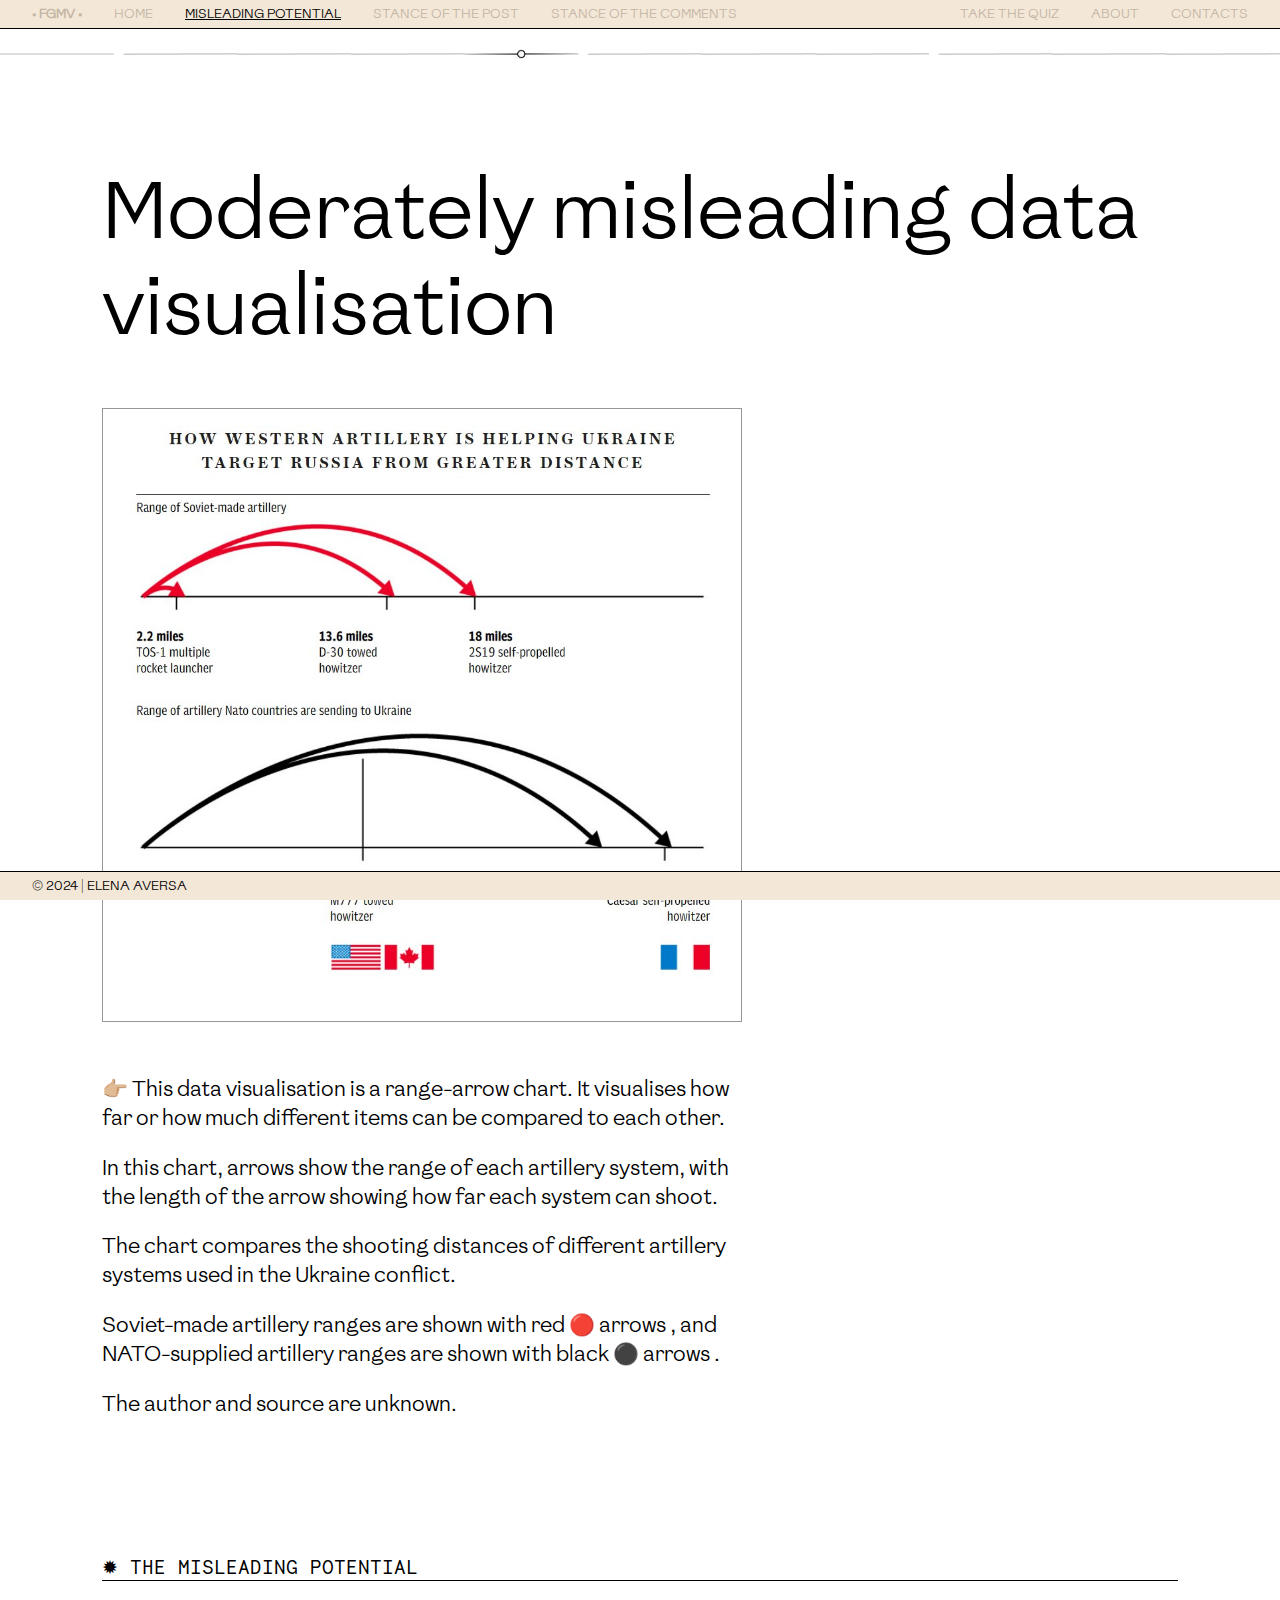
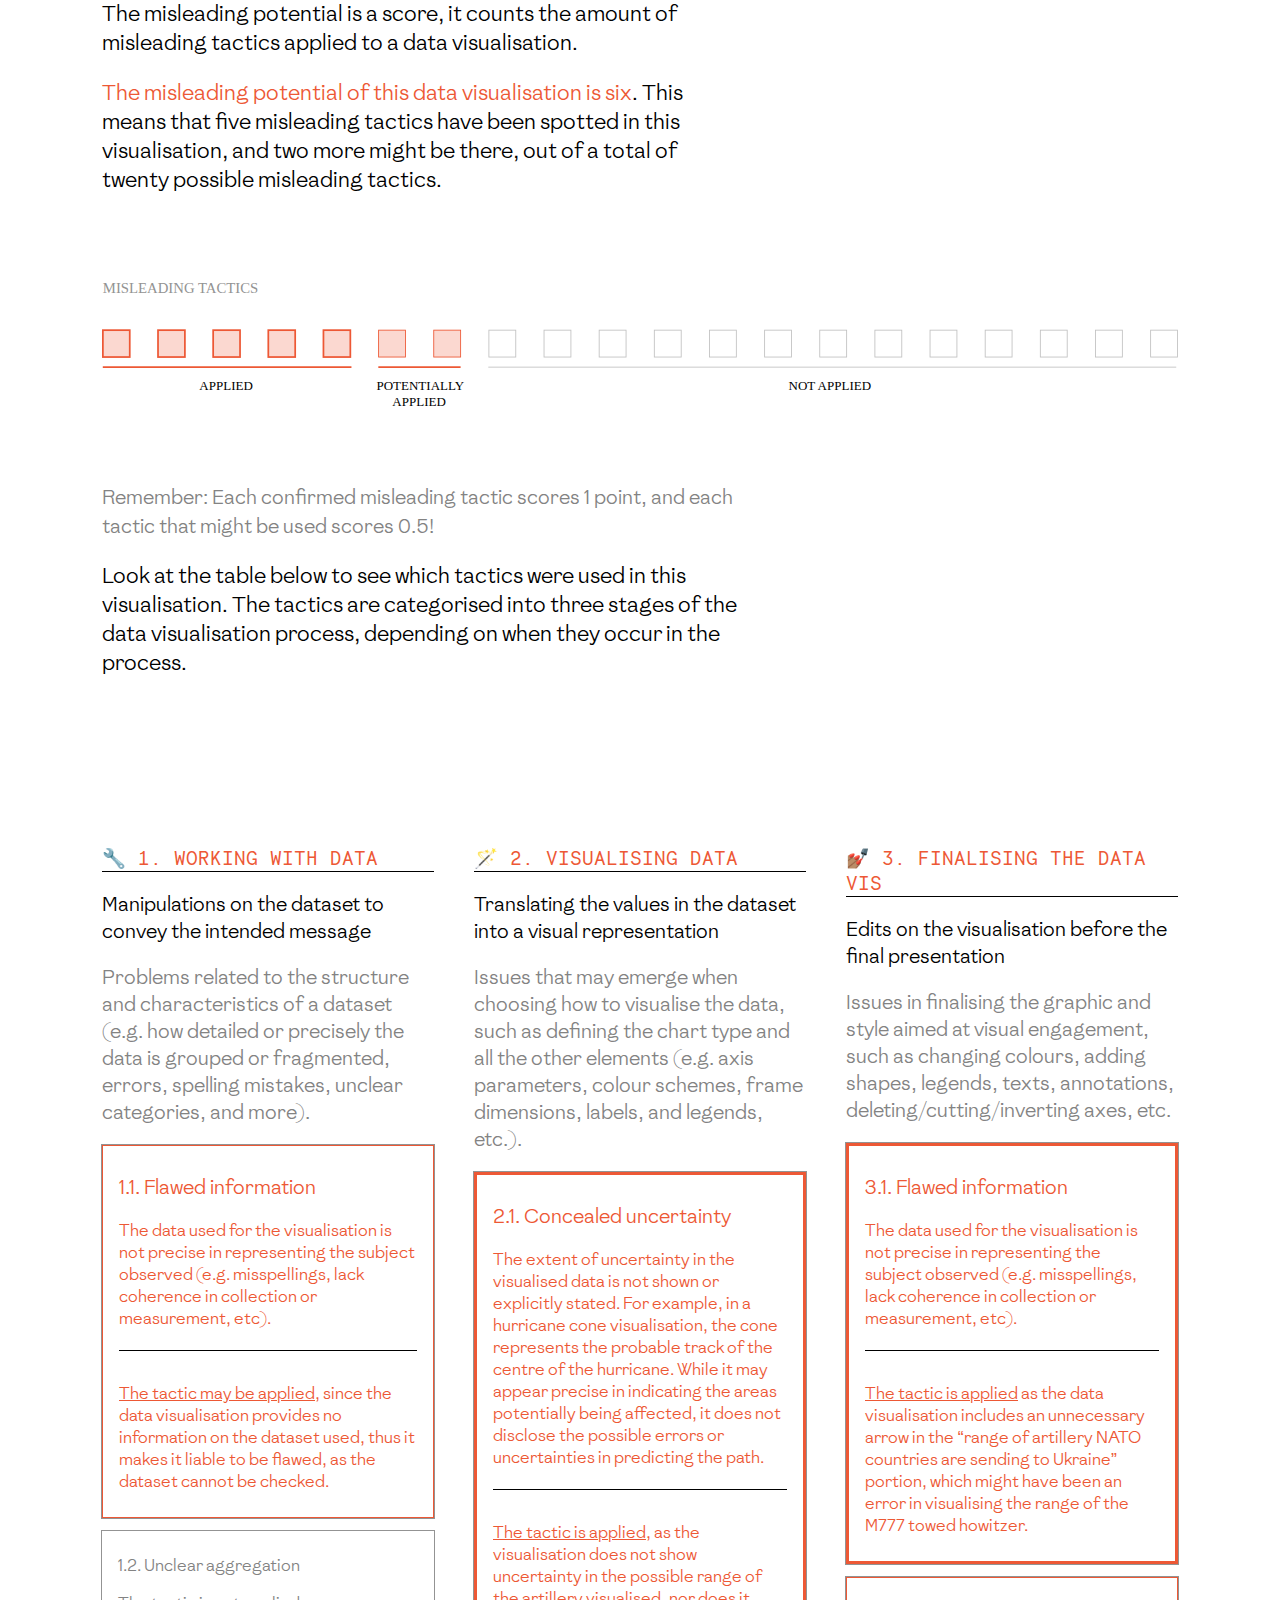
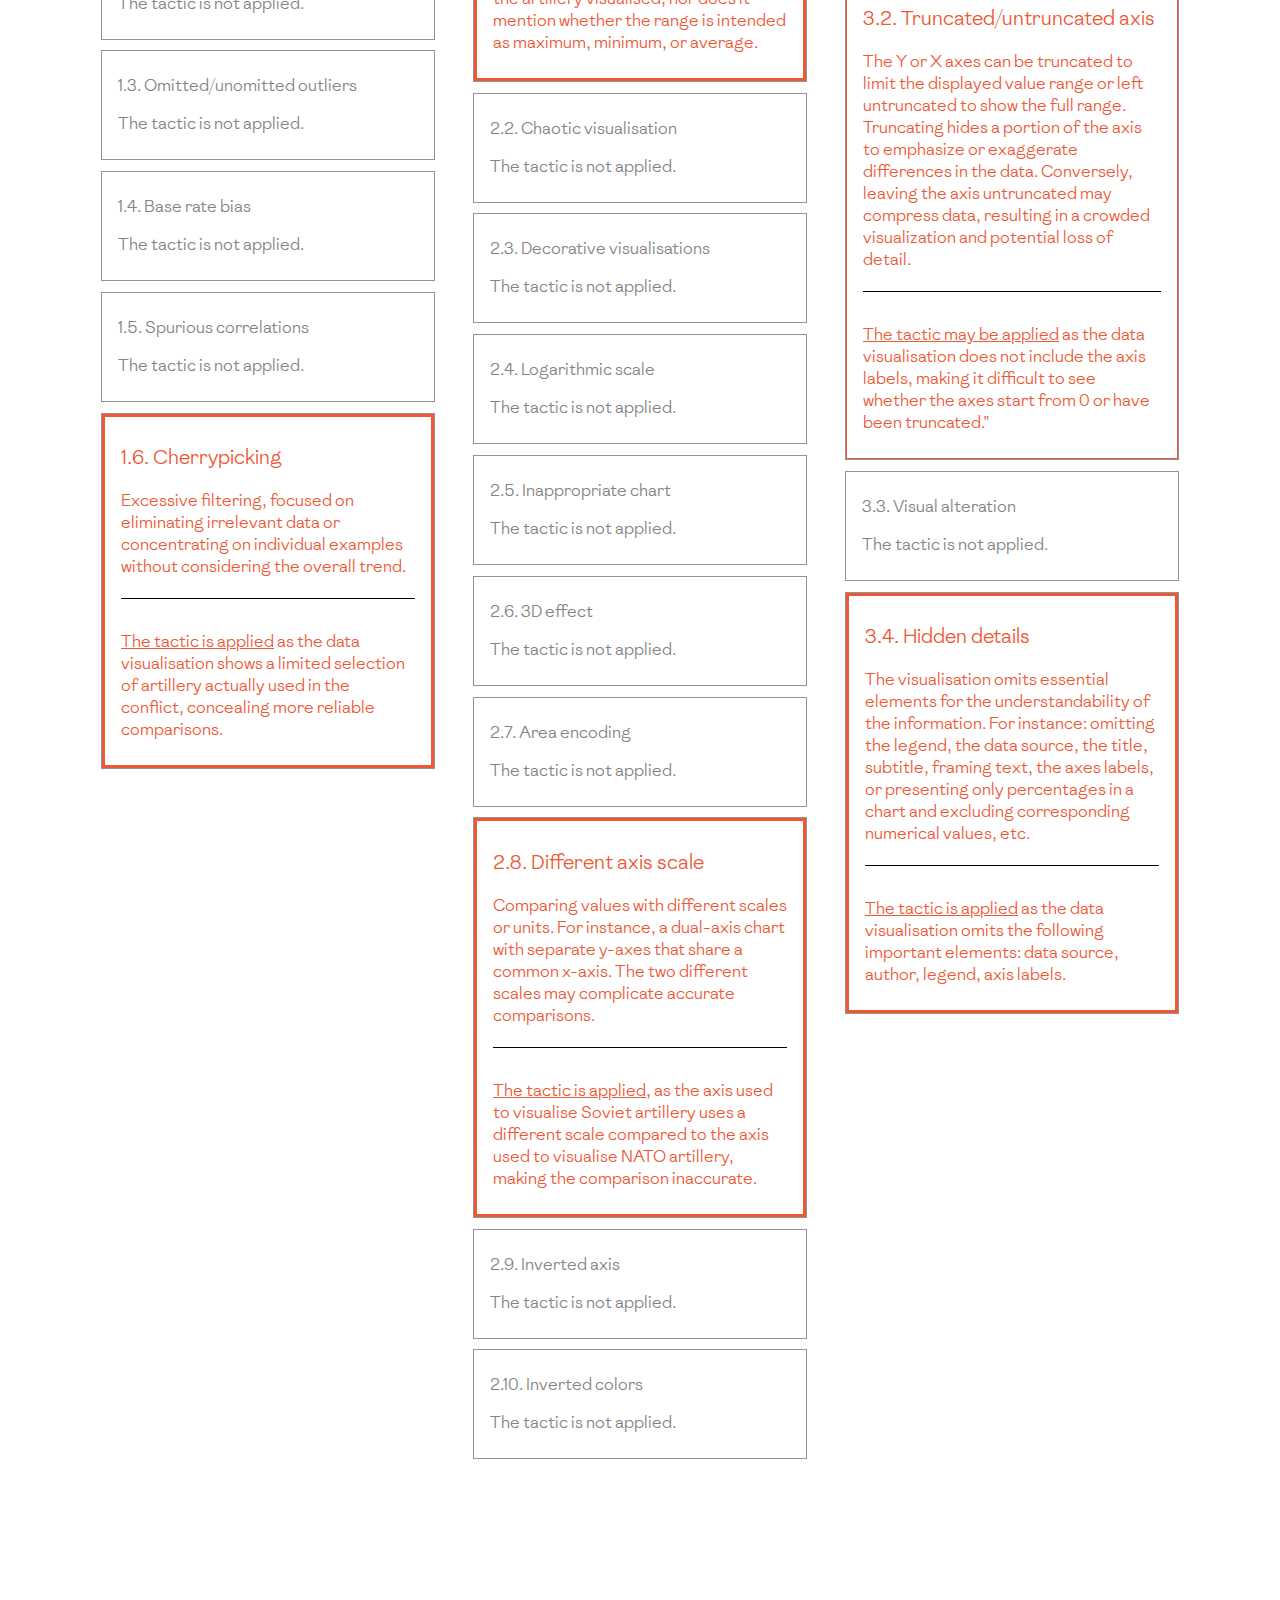
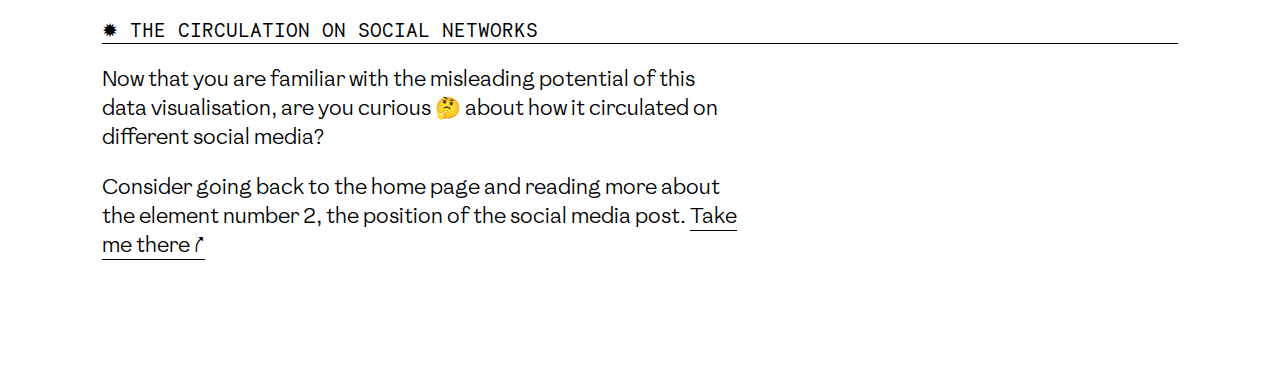
<file: id3mp.html>
<!DOCTYPE html>
<html lang="en">
<head>
    <meta charset="UTF-8">
    <meta name="viewport" content="width=device-width, initial-scale=1">
    <link rel="stylesheet" href="style.css">
    <link rel="stylesheet" href="style2.css">
    <link rel="preconnect" href="https://fonts.googleapis.com">
    <link rel="preconnect" href="https://fonts.gstatic.com" crossorigin>
    <link href="https://fonts.googleapis.com/css2?family=Source+Serif+4:ital,opsz,wght@0,8..60,200..900;1,8..60,200..900&display=swap" rel="stylesheet">
    <title>Field Guide to MisVis</title>
</head>
<body>
    <nav class="container-fluid">
        <ul>
            <li><a href="index.html"><strong class="logo">• FGMV •</strong></a></li>
            <li><a href="home.html">HOME</a></li>
            <li><a href="misTac.html"><span style="color: black"><u>MISLEADING POTENTIAL</u></span></a></li>
            <li><a href="narPos.html">STANCE OF THE POST</a></li>
            <li><a href="narCom.html">STANCE OF THE COMMENTS</a></li>
        </ul>
        <div>
            <ul>
              <li class="navbut"><a href="quiz.html">TAKE THE QUIZ</a></li>
                <li class="navbut"><a href="about.html">ABOUT</a></li>
                <li class="navbut"><a href="contacts.html">CONTACTS</a></li>
        </ul>
        </div>
    </nav>
</nav>
<nav class="container-fluid2">
<div class="line-container"><img src="posbar/posbar_5.png">
</div>
</nav>
    <main class="container">
        <div class="grid">
            <section>
                <h1 style="line-height: 1.2;">Moderately misleading data visualisation</h2>

                    <section class="bloccotesto">
                                        <div style="padding-bottom: 2rem;">
                                            <div style="border: solid #979797 1px; padding: 1rem;">
                                            <img src="images/id3.jpeg"></div></div>
                                            <div style="padding-bottom: 6rem;" >
                                        <p>👉🏼 This data visualisation is a range-arrow chart. It visualises how far or how much different items can be compared to each other.</p> 
                                            <p>In this chart, arrows show the range of each artillery system, with the length of the arrow showing how far each system can shoot.</p>
                                        <p>The chart compares the shooting distances of different artillery systems used in the Ukraine conflict.</p> 
                                            <p>Soviet-made artillery ranges are shown with red 🔴 arrows , and NATO-supplied artillery ranges are shown with black ⚫️ arrows .</p>
                                        <p>The author and source are unknown.</p>
                                    </div></div>
</div></section>
<h3 class="borderbot">✹ THE MISLEADING POTENTIAL</h3>
                   <div class="bloccotesto" tyle="padding-bottom: 8rem;">The misleading potential is a score, it counts the amount of misleading tactics applied to a data visualisation. 
                    
                    <p><span style="color: #ed5835">The misleading potential of this data visualisation is six</span>.
                This means that five misleading tactics have been spotted in this visualisation, 
                    and two more might be there, out of a total of twenty possible misleading tactics. </p>
                    </div>
<div style="padding-bottom: 4rem; padding-top: 4rem;">
                    <?xml version="1.0" encoding="UTF-8"?><svg id="diagrammaPM" xmlns="http://www.w3.org/2000/svg" viewBox="0 0 1238.75 151.2"><defs><style>.cls-1{fill:#939393;font-size:17px;}.cls-1,.cls-2{font-family:NectoMono-Regular, 'Necto Mono';}.cls-2{font-size:15px;}.cls-3,.cls-4{fill:#ed57353b;stroke:#ed5835;}.cls-5{fill:none;stroke:#c1c1c1;stroke-miterlimit:10;}.cls-4{stroke-width:2px;}</style></defs><text class="cls-1" transform="translate(.91 14.45)"><tspan x="0" y="0">MISLEADING TACTICS</tspan></text><rect class="cls-4" x="1" y="57.75" width="30.95" height="30.95"/><rect class="cls-4" x="64.49" y="57.75" width="30.95" height="30.95"/><rect class="cls-4" x="127.98" y="57.75" width="30.95" height="30.95"/><rect class="cls-4" x="191.47" y="57.75" width="30.95" height="30.95"/><rect class="cls-4" x="254.96" y="57.75" width="30.95" height="30.95"/><rect class="cls-3" x="318.45" y="57.75" width="30.95" height="30.95"/><rect class="cls-3" x="381.94" y="57.75" width="30.95" height="30.95"/><rect class="cls-5" x="445.43" y="57.75" width="30.95" height="30.95"/><rect class="cls-5" x="508.92" y="57.75" width="30.95" height="30.95"/><rect class="cls-5" x="572.41" y="57.75" width="30.95" height="30.95"/><rect class="cls-5" x="635.9" y="57.75" width="30.95" height="30.95"/><rect class="cls-5" x="699.38" y="57.75" width="30.95" height="30.95"/><rect class="cls-5" x="762.87" y="57.75" width="30.95" height="30.95"/><rect class="cls-5" x="826.36" y="57.75" width="30.95" height="30.95"/><rect class="cls-5" x="889.85" y="57.75" width="30.95" height="30.95"/><rect class="cls-5" x="953.34" y="57.75" width="30.95" height="30.95"/><rect class="cls-5" x="1016.83" y="57.75" width="30.95" height="30.95"/><rect class="cls-5" x="1080.32" y="57.75" width="30.95" height="30.95"/><rect class="cls-5" x="1143.81" y="57.75" width="30.95" height="30.95"/><rect class="cls-5" x="1207.3" y="57.75" width="30.95" height="30.95"/><text class="cls-2" transform="translate(112.03 127.2)"><tspan x="0" y="0">APPLIED</tspan></text><text class="cls-2" transform="translate(790.44 127.2)"><tspan x="0" y="0">NOT APPLIED</tspan></text><text class="cls-2" transform="translate(315.96 127.2)"><tspan x="0" y="0">POTENTIALLY</tspan><tspan x="18.3" y="18">APPLIED</tspan></text><line class="cls-4" x1=".91" y1="100.33" x2="287.2" y2="100.33"/><line class="cls-4" x1="318.14" y1="100.33" x2="412.88" y2="100.33"/><line class="cls-5" x1="444.75" y1="100.33" x2="1236.78" y2="100.33"/></svg>

                </div>
                <div class="bloccotesto" style="padding-bottom: 8rem;">
                    <span class="color smallfont" >Remember: Each confirmed misleading tactic scores 1 point, and each tactic that might be used scores 0.5!</span>
                    <p>Look at the table below to see which tactics were used in this visualisation. The tactics are categorised into three stages of the data visualisation process, 
                        depending on when they occur in the process.</p>
</div>
       

<div class="three-column-layout">
    <section id="designSection">
        <h3 class="borderbot" style="color: #ed5835">🔧 1. WORKING WITH DATA</h3>
        <p class="smallfont">Manipulations on the dataset to convey the intended message
        <P class="color smallfont">Problems related to the structure and characteristics of a dataset (e.g. how detailed or precisely the data is grouped or fragmented, errors, spelling mistakes, 
            unclear categories, and more).</p>
        <div class="boxlike tacmay" style="color: #ed5835"><p>1.1. Flawed information
            <p class="line-after caption">The data used for the visualisation is not precise in representing the subject observed (e.g. misspellings, lack coherence in collection or measurement, etc).</p>
        <p class=" caption"><u>The tactic may be applied</u>, since the data visualisation provides no information on the dataset used, thus it makes it liable to be flawed, as the dataset cannot be checked.</p>
        </div>
        <div class="boxlike color caption"><p>1.2. Unclear aggregation 
            <p class="color caption" >The tactic is not applied.</p>
        </div>
        <div class="boxlike color caption"><p>1.3. Omitted/unomitted outliers
             <p class="color caption" >The tactic is not applied.</p>
        </div>
        <div class="boxlike color caption"><p>1.4. Base rate bias
            <p class="color caption" >The tactic is not applied.</p>
        </div>
        <div class="boxlike color caption"><p>1.5. Spurious correlations
            <p class="color caption" >The tactic is not applied.</p>
        </div>
        <div class="boxlike tacappl" style="color: #ed5835"><p>1.6. Cherrypicking
            <p class="line-after caption">Excessive filtering, focused on eliminating irrelevant data or concentrating on individual examples without considering the overall trend.</p>
            <p class=" caption"><u>The tactic is applied</u> as the data visualisation shows a limited selection of artillery actually used in the conflict, concealing more reliable comparisons.</p>
        </div>
        </section>
        <section id="positionSection">
            <h3 class="borderbot" style="color: #ed5835">🪄 2. VISUALISING DATA</h3>
            <p class="smallfont">Translating the values in the dataset into a visual representation
            <P class="color smallfont">Issues that may emerge when choosing how to visualise the data, such as defining the chart type and all the other elements 
                (e.g. axis parameters, colour schemes, frame dimensions, labels, and legends, etc.).</p>

        <div class="boxlike tacappl" style="color: #ed5835"> <p>2.1. Concealed uncertainty
                <p class="line-after caption">The extent of uncertainty in the visualised data is not shown or explicitly stated. For example, in a hurricane cone visualisation, the cone represents the probable track of the centre of the hurricane. While it may appear precise in indicating the areas potentially being affected, it does not disclose the possible errors or uncertainties in predicting the path.</p>
                <p class=" caption"><u>The tactic is applied</u>, as the visualisation does not show uncertainty in the possible range of the artillery visualised, nor does it mention whether the range is intended as maximum, minimum, or average.</p>
            </div>
        <div class="boxlike color caption"><p>2.2. Chaotic visualisation
 <p class="color caption" >The tactic is not applied.</p>
        </div>
        <div class="boxlike color caption"><p>2.3. Decorative visualisations
            <p class="color caption" >The tactic is not applied.</p>
        </div>
        <div class="boxlike color caption"><p>2.4. Logarithmic scale 
            <p class="color caption" >The tactic is not applied.</p>
        </div>
        <div class="boxlike color caption"><p>2.5. Inappropriate chart 
          <p class="color caption" >The tactic is not applied.</p>
        </div>
        <div class="boxlike color caption"><p>2.6. 3D effect 
          <p class="color caption" >The tactic is not applied.</p>
        </div>
        <div class="boxlike color caption"><p>2.7. Area encoding 
          <p class="color caption" >The tactic is not applied.</p>
        </div>
        <div class="boxlike tacappl" style="color: #ed5835"><p>2.8. Different axis scale 
            <p class="line-after caption">Comparing values with different scales or units. For instance, a dual-axis chart with separate y-axes that share a common x-axis. The two different scales may complicate accurate comparisons.</p>
            <p class=" caption"><u>The tactic is applied</u>, as the axis used to visualise Soviet artillery uses a different scale compared to the axis used to visualise NATO artillery, making the comparison inaccurate.</p>
        </div>
        <div class="boxlike color caption"><p>2.9. Inverted axis  
           <p class="color" >The tactic is not applied.</p>
        </div>
        <div class="boxlike color caption"><p>2.10. Inverted colors  
          <p class="color caption" >The tactic is not applied.</p>
        </div>
    </section>
    <section id="reactionSection">
        <h3 class="borderbot" style="color: #ed5835">💅🏽 3. FINALISING THE DATA VIS</h3>
        <p class="smallfont">Edits on the visualisation before the final presentation
        <P class="color smallfont">Issues in finalising the graphic and style aimed at visual engagement, such as changing colours, adding shapes, legends, texts, annotations, deleting/cutting/inverting axes, etc.</p>
        <div class="boxlike tacappl" style="color: #ed5835"><p>3.1. Flawed information
            <p class="line-after caption">The data used for the visualisation is not precise in representing the subject observed (e.g. misspellings, lack coherence in collection or measurement, etc).</p>
        <p class=" caption"><u>The tactic is applied</u> as the data visualisation includes an unnecessary arrow in the “range of artillery NATO countries are sending to Ukraine” portion, which might have been an error in visualising the range of the M777 towed howitzer.</p>
        </div>
        <div class="boxlike tacmay" style="color: #ed5835"><p>3.2. Truncated/untruncated axis 
            <p class="line-after caption">The Y or X axes can be truncated to limit the displayed value range or left untruncated to show the full range. Truncating hides a portion of the axis to emphasize or exaggerate differences in the data. Conversely, leaving the axis untruncated may compress data, resulting in a crowded visualization and potential loss of detail.</p>
        <p class=" caption"><u>The tactic may be applied</u> as the data visualisation does not include the axis labels, making it difficult to see whether the axes start from 0 or have been truncated."</p>
        </div>
        <div class="boxlike color caption"><p>3.3. Visual alteration 
           <p class="color caption" >The tactic is not applied.</p>
        </div>
        <div class="boxlike tacappl" style="color: #ed5835"><p>3.4. Hidden details
            <p class="line-after caption">The visualisation omits essential elements for the understandability of the information. For instance: omitting the legend, the data source, the title, subtitle, framing text, the axes labels, or presenting only percentages in a chart and excluding corresponding numerical values, etc.</p>
        <p class="caption"><u>The tactic is applied</u> as the data visualisation omits the following important elements: data source, author, legend, axis labels.</p>
        </div>
    </section>
</div>
        </div>
</section>
        </div>   
            <div style="padding-top: 8rem; padding-bottom: 2rem;">
                <h3 class="borderbot">✹ THE CIRCULATION ON SOCIAL NETWORKS</h3>
                <div class="bloccotesto">
                <p>Now that you are familiar with the misleading potential of this data visualisation, are you curious 🤔 about how it circulated on different social media? </p>
                    <p>Consider going back to the home page and reading more about the element number 2, the position of the social media post.
                    <button3><a href="home.html" style="text-decoration: none; color: inherit; cursor: pointer;" class="borderbot"> Take me there ↗</a></button3>
                </div>   
                </div>   

    </main>
    <footer class="container-fluid">
        <ul>
         <li> © 2024 | ELENA AVERSA</li>
        <ul>
      </footer>
    <script src="script.js"></script>
    <script src="script2.js"></script>
</body>
</html>
</file>
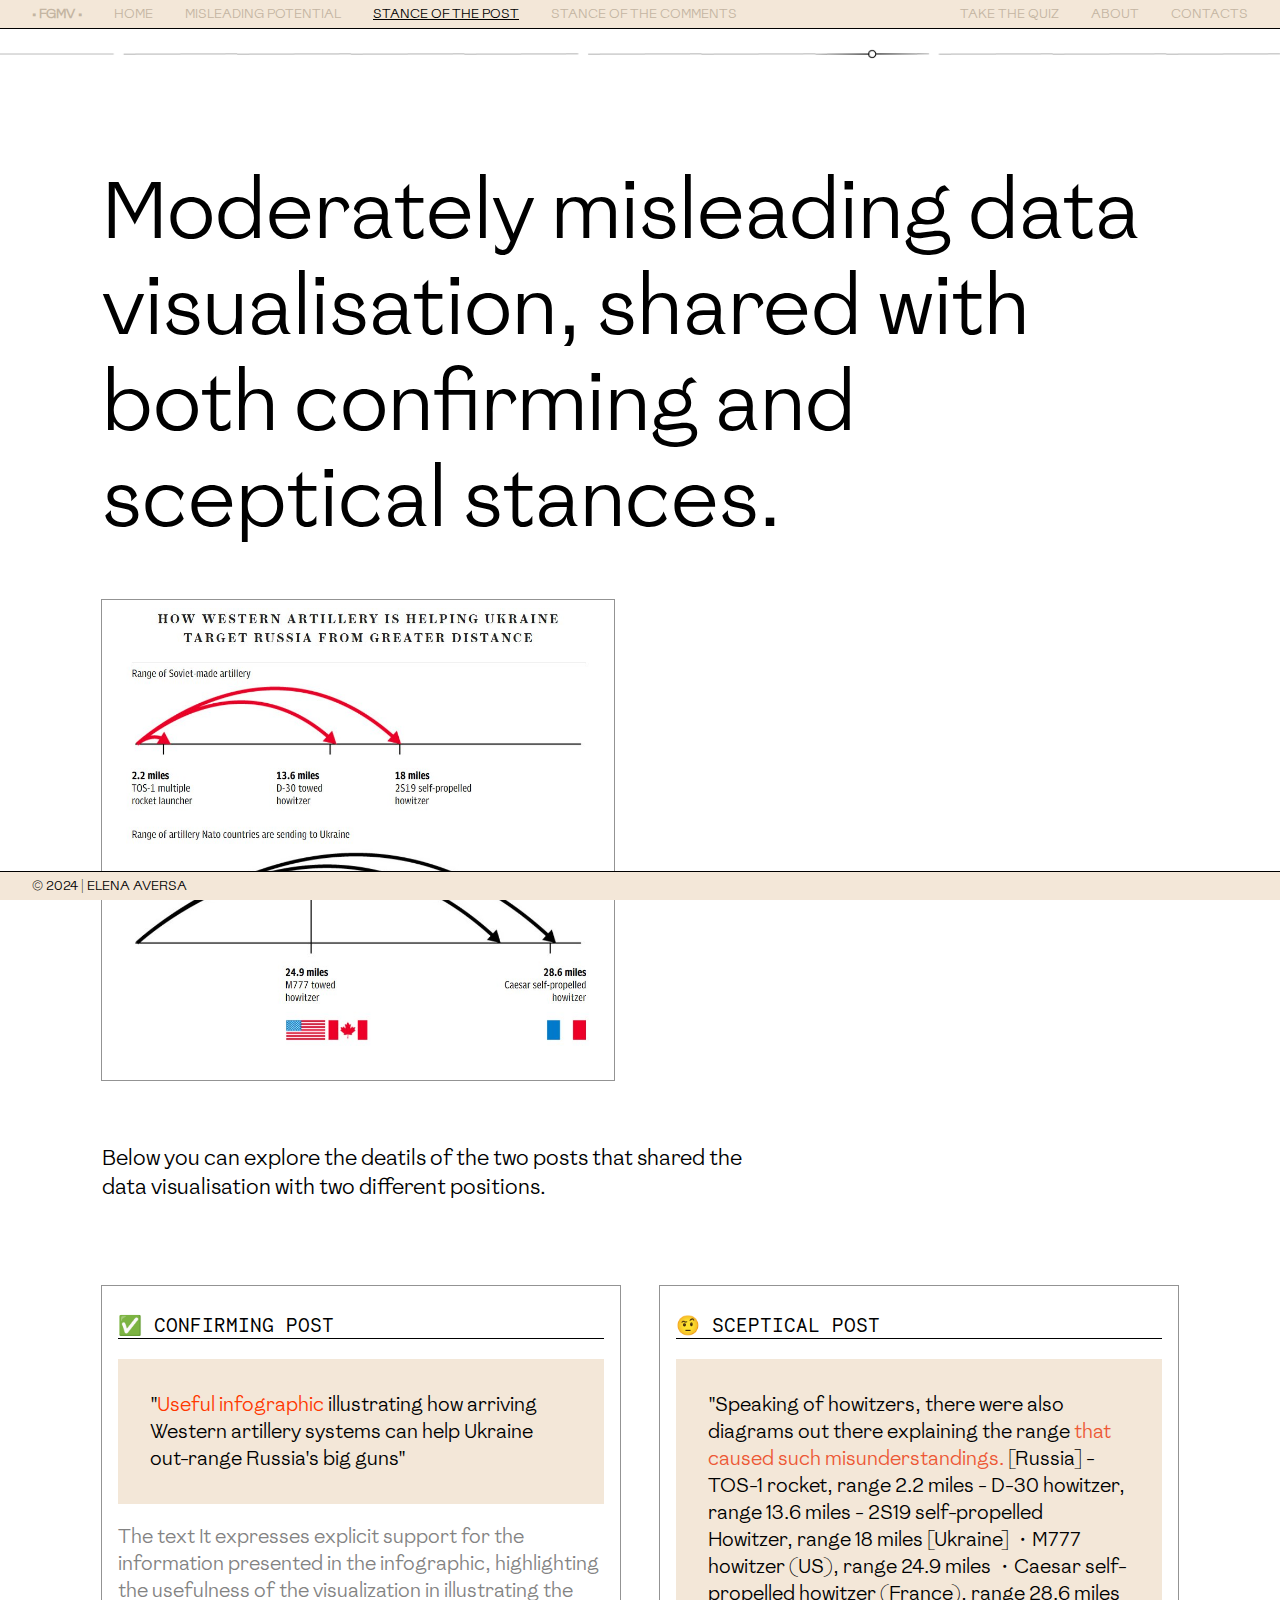
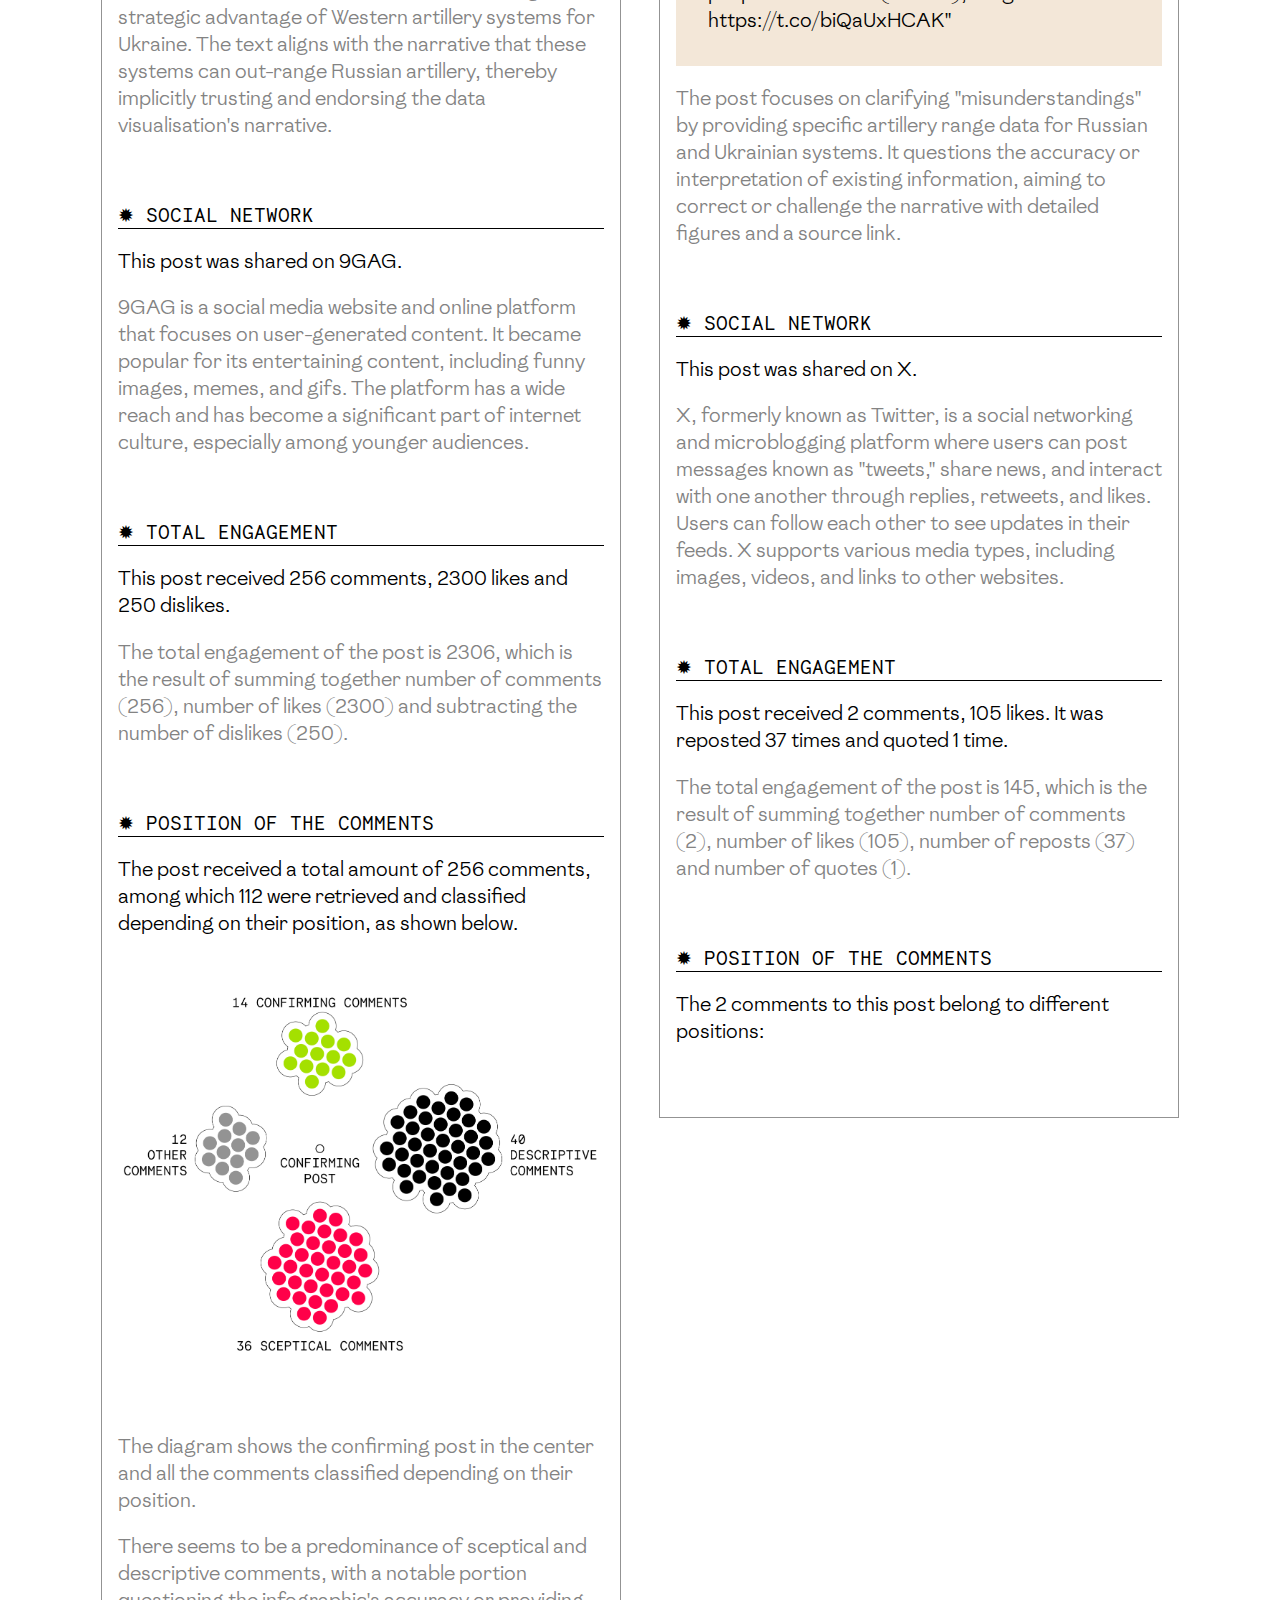
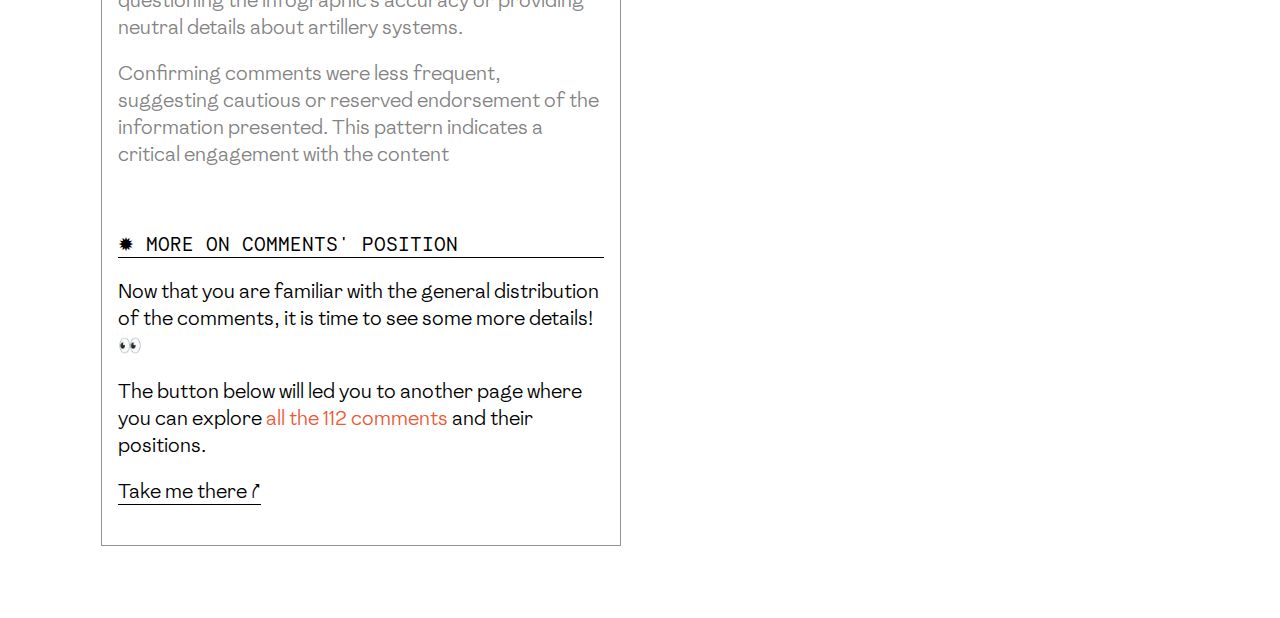
<file: id3pp.html>
<!DOCTYPE html>
<html lang="en">
<head>
    <meta charset="UTF-8">
    <meta name="viewport" content="width=device-width, initial-scale=1">
    <link rel="stylesheet" href="style.css">
    <link rel="stylesheet" href="style2.css">
    <link rel="preconnect" href="https://fonts.googleapis.com">
    <link rel="preconnect" href="https://fonts.gstatic.com" crossorigin>
    <link href="https://fonts.googleapis.com/css2?family=Source+Serif+4:ital,opsz,wght@0,8..60,200..900;1,8..60,200..900&display=swap" rel="stylesheet">
    <title>Field Guide to MisVis</title>
</head>
<body>
    <nav class="container-fluid">
        <ul>
            <li><a href="index.html"><strong class="logo">• FGMV •</strong></a></li>
            <li><a href="home.html">HOME</a></li>
            <li><a href="misTac.html">MISLEADING POTENTIAL</a></li>
            <li><a href="narPos.html"><span style="color: black"><u>STANCE OF THE POST</u></span></a></li>
            <li><a href="narCom.html">STANCE OF THE COMMENTS</a></li>
        </ul>
        <div>
            <ul>
              <li class="navbut"><a href="quiz.html">TAKE THE QUIZ</a></li>
                <li class="navbut"><a href="about.html">ABOUT</a></li>
                <li class="navbut"><a href="contacts.html">CONTACTS</a></li>
        </ul>
        </div>
    </nav>
    <nav class="container-fluid2">
        <div class="line-container"><img src="posbar/posbar_8.png">
        </div>
        </nav>
    <main class="container">
        <div class="grid">
            <section>
                <h1 style="line-height: 1.2;">Moderately misleading data visualisation, shared with both confirming and sceptical stances.</h2>
                    <div class="boxlike" style="max-width: 30rem; margin-bottom: 4rem;"><img src="images/id3.jpeg"></div>                    
                    <div style="padding-bottom: 4rem;" class="bloccotesto">
                                            <p>Below you can explore the deatils of the two posts that shared the data visualisation with two different positions. </p>
                                        </div>
                                    
                                            <div class="two-column-layout">
                                                <section>
                                                    <div class="boxlike" >
                                                   <div style="margin-bottom: 4rem;"><h3 class="borderbot">✅ CONFIRMING POST</h3>
                                                    <p style="background-color: #f3e7d8; padding: 2rem;">"<span style="color: #FF3800">Useful infographic</span>  illustrating how arriving Western artillery systems can help Ukraine out-range Russia's big guns"</p>
                                                    <p class="color smallfont">The text  It expresses explicit support for the information presented in the infographic, highlighting the usefulness of the visualization in illustrating the strategic advantage of Western artillery systems for Ukraine. 
                                                        The text aligns with the narrative that these systems can out-range Russian artillery, thereby implicitly trusting and endorsing the data visualisation's narrative.</p>
                                                </div>
                                                    
                                                <div style="margin-bottom: 4rem;"><h3 class="borderbot">✹ SOCIAL NETWORK</h3>
                                                    <p>This post was shared on 9GAG.</p>
                                                        <p class="color smallfont">9GAG is a social media website and online platform that focuses on user-generated content. 
                                                            It became popular for its entertaining content, including funny images, memes, and gifs. 
                                                            The platform has a wide reach and has become a significant part of internet culture, especially among younger audiences. </p>
                                                        </div> 

                                                        <div style="margin-bottom: 4rem;"><h3 class="borderbot">✹ TOTAL ENGAGEMENT</h3>
                                                            <p>This post received 256 comments, 2300 likes and 250 dislikes.</p>
                                                                <p class="color smallfont">The total engagement of the post is 2306, which is the result of summing together
                                                                    number of comments (256), number of likes (2300) and subtracting the number of dislikes (250). </p>
                                                                </div> 

                                                                <div style="margin-bottom: 4rem;"><h3 class="borderbot">✹ POSITION OF THE COMMENTS</h3>
                                                                    <p>The post received a total amount of 256 comments, among which 112 were retrieved and classified depending on their position, as shown below.</p>
                                                                        <div style="padding-top: 2rem; padding-bottom: 2rem;"><img src="images/ID3confirming.png"></div>
                                                                        <p class="color smallfont">The diagram shows the confirming post in the center and all the comments classified depending on their position.
                                                                            <p class="color smallfont"> There seems to be a predominance of sceptical and descriptive comments, with a notable portion questioning the infographic's accuracy or providing neutral details about artillery systems.</p> 
                                                                        <p class="color smallfont">Confirming comments were less frequent, suggesting cautious or reserved endorsement of the information presented. This pattern indicates a critical engagement with the content</p>
                                                                        </div> 

                                                                        <div style="padding-bottom: 2rem;">
                                                                            <h3 class="borderbot">✹ MORE ON COMMENTS' POSITION</h3>
                                                                            <div class="bloccotesto">
                                                                            <p>Now that you are familiar with the general distribution of the comments, it is time to see some more details! 👀</p>
                                                                                <p>The button below will led you to another page where you can explore <span style="color: #ed5835">all the 112 comments</span> and their positions.</p>
                                                                        
                                                                                <button3><a href="id3cr.html" style="text-decoration: none; color: inherit; cursor: pointer;" class="borderbot"> Take me there ↗</a></button3>

                                                                            </div>   
                                                                            </div>
                                                        
                                                </section> 

                                                    <section>
                                                        
                                                        <div class="boxlike">
                                                        <div style="margin-bottom: 4rem;"><h3 class="borderbot">🤨 SCEPTICAL POST</h3>
                                                            <p style="background-color: #f3e7d8; padding: 2rem;">"Speaking of howitzers, there were also diagrams out there explaining the range <span style="color: #ed5835">that caused such misunderstandings.</span>  [Russia] - TOS-1 rocket, range 2.2 miles - D-30 howitzer, range 13.6 miles - 2S19 self-propelled Howitzer, range 18 miles [Ukraine] ・M777 howitzer (US), range 24.9 miles ・Caesar self-propelled howitzer (France), range 28.6 miles https://t.co/biQaUxHCAK"
                                                            </p>
                                                            <p class="color smallfont">The post focuses on clarifying "misunderstandings" by providing specific artillery range data for Russian and Ukrainian systems. 
                                                                It questions the accuracy or interpretation of existing information, aiming to correct or challenge the narrative with detailed figures and a source link.</p>
                                                        </div>
                                                            
                                                        <div style="margin-bottom: 4rem;"><h3 class="borderbot">✹ SOCIAL NETWORK</h3>
                                                            <p>This post was shared on X.</p>
                                                                <p class="color smallfont">
                                                                    X, formerly known as Twitter, is a social networking and microblogging platform where users can post messages known as "tweets," share news, and interact with one another through replies, retweets, and likes.  Users can follow each other to see updates in their feeds. X supports various media types, including images, videos, and links to other websites.</p>
                                                                </div> 
        
                                                                <div style="margin-bottom: 4rem;"><h3 class="borderbot">✹ TOTAL ENGAGEMENT</h3>
                                                                    <p>This post received 2 comments, 105 likes. It was reposted 37 times and quoted 1 time.</p>
                                                                        <p class="color smallfont">The total engagement of the post is 145, which is the result of summing together
                                                                            number of comments (2), number of likes (105), number of reposts (37) and number of quotes (1). </p>
                                                                        </div> 
        
                                                                        <div style="margin-bottom: 4rem;"><h3 class="borderbot">✹ POSITION OF THE COMMENTS</h3>
                                                                            <p>The 2 comments to this post belong to different positions:</p>
                                                                                </div> 
                                                        
                                                            <p class="smallfont"></p>
                                    

        </div>
</section>

    </main>
    <footer class="container-fluid">
        <ul>
         <li> © 2024 | ELENA AVERSA</li>
        <ul>
      </footer>
    <script src="script.js"></script>
    <script src="script2.js"></script>
</body>
</html>
</file>
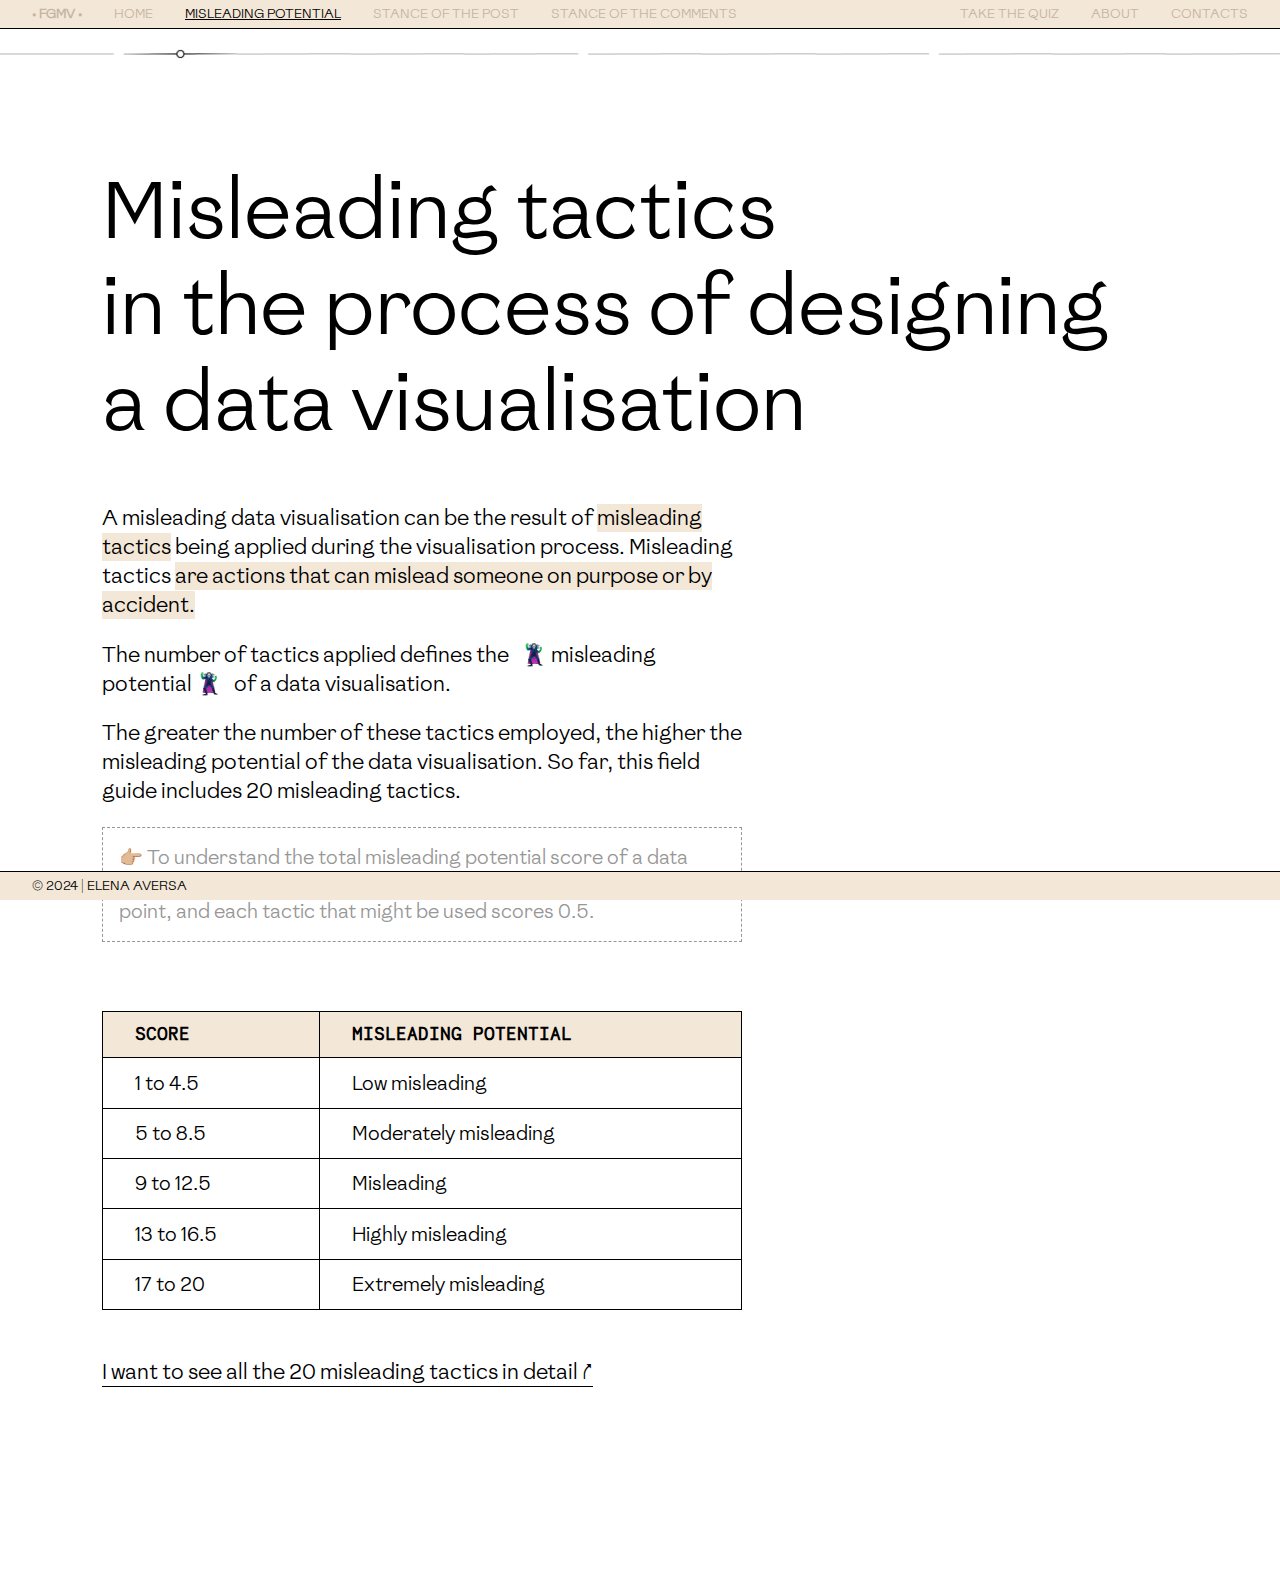
<file: misTac.html>
<!DOCTYPE html>
<html lang="en">
<head>
    <meta charset="UTF-8">
    <meta name="viewport" content="width=device-width, initial-scale=1">
    <link rel="stylesheet" href="style.css">
    <link rel="stylesheet" href="style2.css">
    <link rel="preconnect" href="https://fonts.googleapis.com">
    <link rel="preconnect" href="https://fonts.gstatic.com" crossorigin>
    <link href="https://fonts.googleapis.com/css2?family=Source+Serif+4:ital,opsz,wght@0,8..60,200..900;1,8..60,200..900&display=swap" rel="stylesheet">
    <title>Field Guide to MisVis</title>
</head>
<body>
    <nav class="container-fluid">
        <ul>
            <li><a href="index.html"><strong class="logo">• FGMV •</strong></a></li>
            <li><a href="home.html">HOME</a></li>
            <li><a href="misTac.html"><span style="color: BLACK"><u>MISLEADING POTENTIAL</u></span></a></li>
            <li><a href="narPos.html">STANCE OF THE POST</a></li>
            <li><a href="narCom.html">STANCE OF THE COMMENTS</a></li>
        </ul>
        <div>
            <ul>
              <li class="navbut"><a href="quiz.html">TAKE THE QUIZ</a></li>
                <li class="navbut"><a href="about.html">ABOUT</a></li>
                <li class="navbut"><a href="contacts.html">CONTACTS</a></li>
        </ul>
        </div>
    </nav>
</nav>
<nav class="container-fluid2">
<div class="line-container"><img src="posbar/posbar_2.png">
</div>
</nav>
    <main class="container">
        <div class="grid">
            <section>
                <h1 style="line-height: 1.2;">Misleading tactics <br>in the process of designing <br>a data visualisation</h1>
                <div class="bloccotesto"><p>A misleading data visualisation can be the result of <span style="background-color: #f3e7d8">misleading tactics</span> being applied during the visualisation process.
                     Misleading tactics <span style="background-color: #f3e7d8">are actions that can mislead someone on purpose or by accident.
                    <p>The number of tactics applied defines the &nbsp&nbsp🦹 misleading potential 🦹&nbsp&nbsp of a data visualisation.</p> </span>
                    The greater the number of these tactics employed, the higher the misleading potential of the data visualisation.
                So far, this field guide includes 20 misleading tactics. </p>
                    <p><p class=" smallfont bloccotesto" style="border: dashed #979797 1px; padding: 1rem;"> <span style="color: #979797;">👉🏼 To understand the total misleading potential score of a data visualisation, remember: 
                    each confirmed misleading tactic scores 1 point, and each tactic that might be used scores 0.5.</p> 
</div>
                    </p></div>
                    <div style="padding-bottom: 8rem;">
                <table class="outlined-table2 bloccotesto" style="width: 100%; font-size: 1.2rem;">
                    <thead style="background-color: #f3e7d8; font-family: nmr; font-size: 1.1rem;">
                      <tr>
                        <th>SCORE</th>
                        <th>MISLEADING POTENTIAL</th>
                      </tr>
                    </thead>
                    <tbody>
                      <tr>
                        <td>1 to 4.5</td>
                        <td>Low misleading</td>
                      </tr>
                      <tr>
                        <td>5 to 8.5</td>
                        <td>Moderately misleading</td>
                      </tr>
                      <tr>
                        <td>9 to 12.5</td>
                        <td>Misleading</td>
                      </tr>
                      <tr>
                        <td>13 to 16.5</td>
                        <td>Highly misleading</td>
                      </tr>
                      <tr>
                        <td>17 to 20</td>
                        <td>Extremely misleading</td>
                      </tr>
                    </tbody>
                  </table>
                  <button3><a href="misTacB.html" style="text-decoration: none; color: inherit; cursor: pointer;" class="borderbot"> I want to see all the 20 misleading tactics in detail ↗</a></button3>
                </div>
       
</main>
<footer class="container-fluid">
    <ul>
     <li> © 2024 | ELENA AVERSA</li>
    <ul>
  </footer>
    <script src="script.js"></script>
    <script src="script2.js"></script>
</body>
</html>
</file>
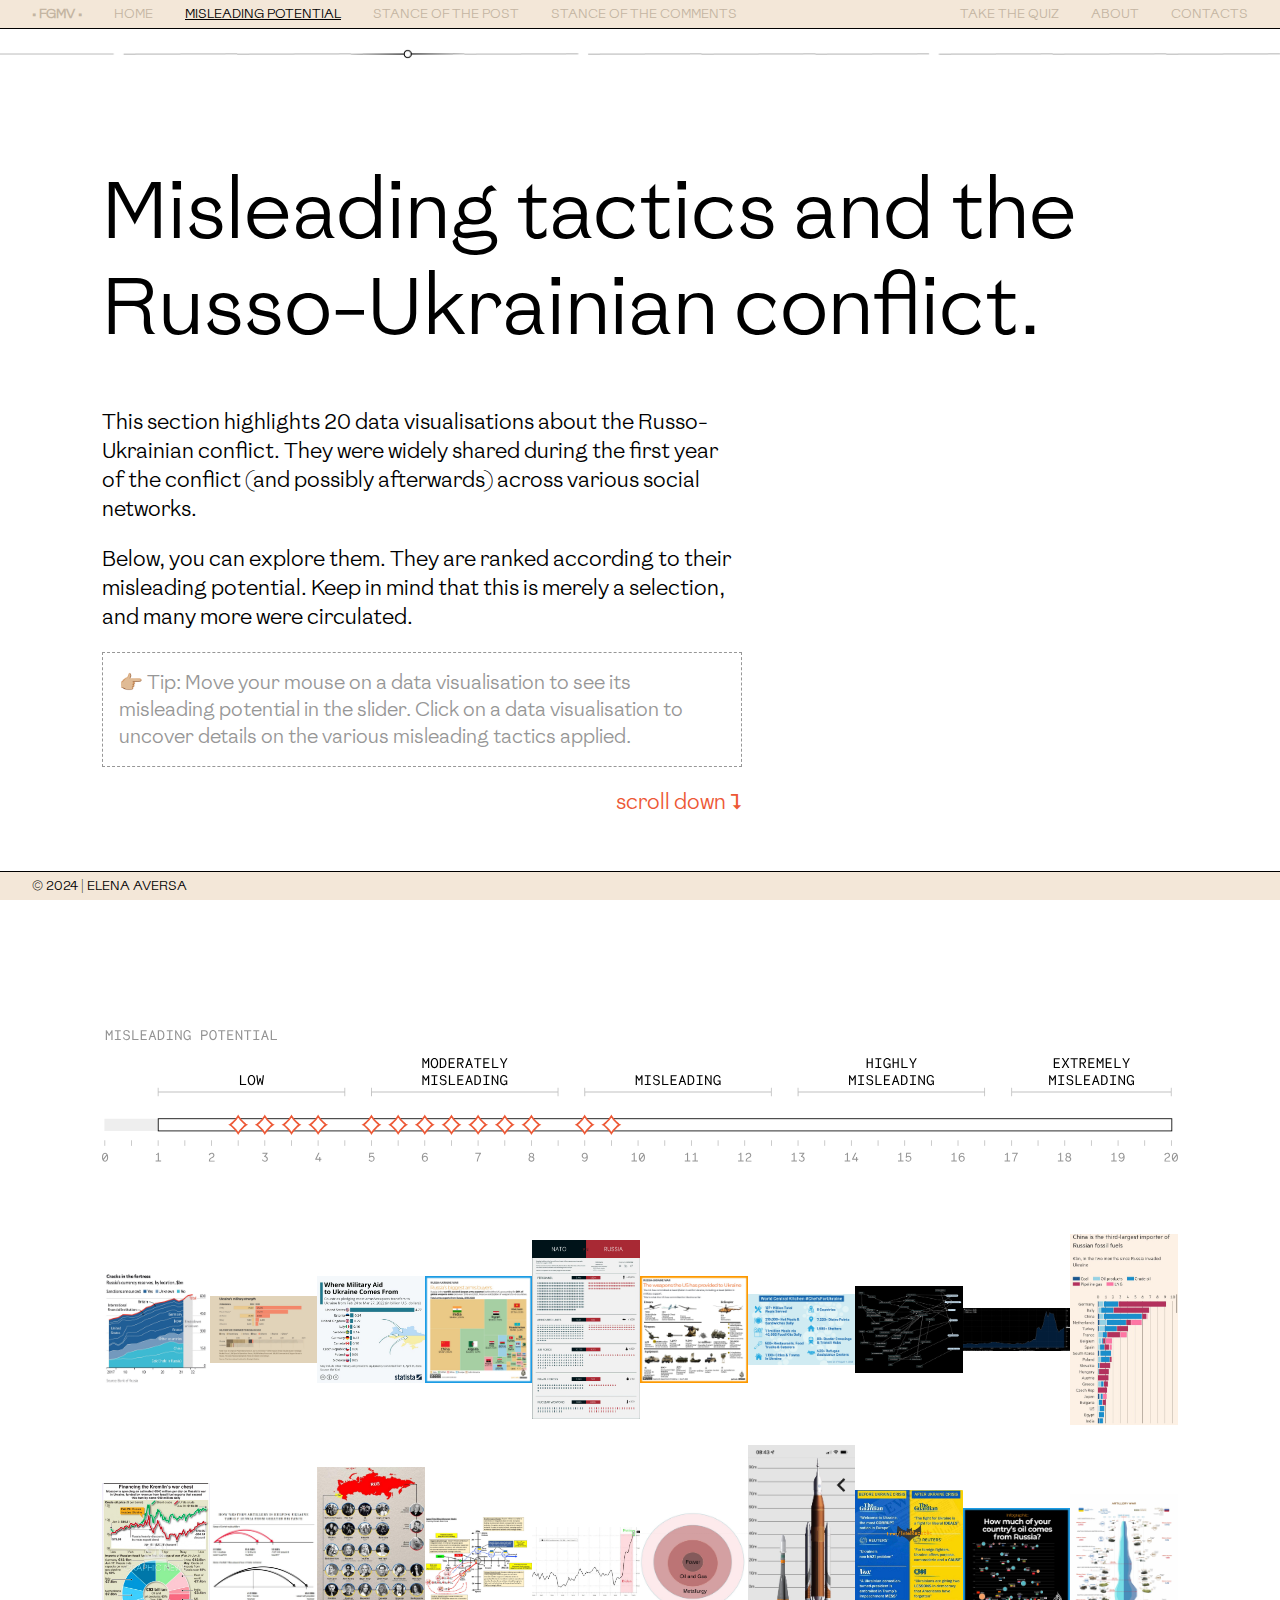
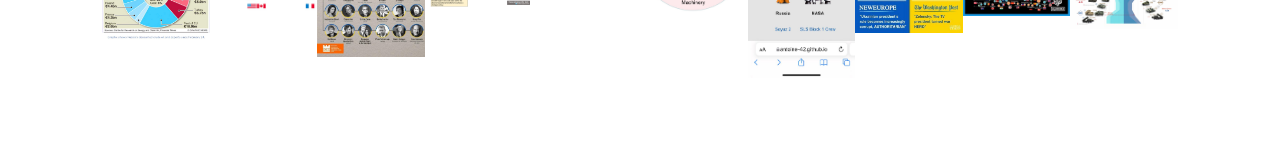
<file: misTac2.html>
<!DOCTYPE html>
<html lang="en">
<head>
    <meta charset="UTF-8">
    <meta name="viewport" content="width=device-width, initial-scale=1">
    <link rel="stylesheet" href="style.css">
    <link rel="stylesheet" href="style2.css">
    <link rel="preconnect" href="https://fonts.googleapis.com">
    <link rel="preconnect" href="https://fonts.gstatic.com" crossorigin>
    <link href="https://fonts.googleapis.com/css2?family=Source+Serif+4:ital,opsz,wght@0,8..60,200..900;1,8..60,200..900&display=swap" rel="stylesheet">
    <title>Field Guide to MisVis</title>
</head>
<body>
    <nav class="container-fluid">
        <ul>
            <li><a href="index.html"><strong class="logo">• FGMV •</strong></a></li>
            <li><a href="home.html">HOME</a></li>
            <li><a href="misTac.html"><span style="color: black"><u>MISLEADING POTENTIAL</u></span></a></li>
            <li><a href="narPos.html">STANCE OF THE POST</a></li>
            <li><a href="narCom.html">STANCE OF THE COMMENTS</a></li>
        </ul>
        <div>
            <ul>
              <li class="navbut"><a href="quiz.html">TAKE THE QUIZ</a></li>
                <li class="navbut"><a href="about.html">ABOUT</a></li>
                <li class="navbut"><a href="contacts.html">CONTACTS</a></li>
        </ul>
        </div>
    </nav>
</nav>
<nav class="container-fluid2">
<div class="line-container"><img src="posbar/posbar_4.png">
</div>
</nav>
    <main class="container">
        <div class="grid">
            <section>
                <h1 style="line-height: 1.2;">Misleading tactics and the <br>Russo-Ukrainian conflict.</h1>
                <div class="bloccotesto" style="padding-bottom: 8rem;">
                    This section highlights 20 data visualisations about the Russo-Ukrainian conflict. 
                    They were widely shared during the first year of the conflict (and possibly afterwards) across various social networks. </p>
                    <p>Below, you can explore them. They are  ranked according to their misleading potential. Keep in mind that this is merely a selection, and many more were circulated. </p>
                    <p><p class=" smallfont bloccotesto" style="border: dashed #979797 1px; padding: 1rem;"> <span style="color: #979797;">👉🏼 Tip: Move your mouse on a data visualisation to see its misleading potential in the slider. Click on a data visualisation to uncover details on the various misleading tactics applied.</p>
                        <p style="text-align: right; color: #ed5835;">scroll down ⮧</p></div>
  
<div style="padding-top: 4rem;">
    <?xml version="1.0" encoding="UTF-8"?><svg id="diagrammaPM" xmlns="http://www.w3.org/2000/svg" viewBox="0 0 1289.32 157.8"><defs><style>.cls-1{stroke:#000;stroke-miterlimit:10;}.cls-1,.cls-2{fill:#fff;}.cls-3{fill-rule:evenodd;}.cls-3,.cls-4,.cls-5,.cls-6,.cls-7{stroke-width:0px;}.cls-3,.cls-6{fill:#c1c1c1;}.cls-2{stroke:#ed5835;stroke-width:2px;}.cls-5{fill:#939393;}.cls-7{fill:#eee;}</style></defs><g id="Vector"><rect class="cls-6" x="2.87" y="132.13" width="1" height="6.7"/></g><g id="Vector_2"><rect class="cls-6" x="34.87" y="132.13" width="1" height="6.7"/></g><g id="Vector_3"><rect class="cls-6" x="98.77" y="132.13" width="1" height="6.7"/></g><g id="Vector_3-2"><rect class="cls-6" x="66.77" y="132.13" width="1" height="6.7"/></g><g id="Vector_4"><rect class="cls-6" x="162.67" y="132.13" width="1" height="6.7"/></g><g id="Vector_4-2"><rect class="cls-6" x="130.67" y="132.13" width="1" height="6.7"/></g><g id="Vector_5"><rect class="cls-6" x="226.57" y="132.13" width="1" height="6.7"/></g><g id="Vector_5-2"><rect class="cls-6" x="194.57" y="132.13" width="1" height="6.7"/></g><g id="Vector_6"><rect class="cls-6" x="290.47" y="132.13" width="1" height="6.7"/></g><g id="Vector_6-2"><rect class="cls-6" x="258.47" y="132.13" width="1" height="6.7"/></g><g id="Vector_7"><rect class="cls-6" x="354.37" y="132.13" width="1" height="6.7"/></g><g id="Vector_7-2"><rect class="cls-6" x="322.37" y="132.13" width="1" height="6.7"/></g><g id="Vector_8"><rect class="cls-6" x="418.27" y="132.13" width="1" height="6.7"/></g><g id="Vector_8-2"><rect class="cls-6" x="386.27" y="132.13" width="1" height="6.7"/></g><g id="Vector_9"><rect class="cls-6" x="482.17" y="132.13" width="1" height="6.7"/></g><g id="Vector_9-2"><rect class="cls-6" x="450.17" y="132.13" width="1" height="6.7"/></g><g id="Vector_10"><rect class="cls-6" x="546.07" y="132.13" width="1" height="6.7"/></g><g id="Vector_10-2"><rect class="cls-6" x="514.07" y="132.13" width="1" height="6.7"/></g><g id="Vector_11"><rect class="cls-6" x="609.97" y="132.13" width="1" height="6.7"/></g><g id="Vector_11-2"><rect class="cls-6" x="577.97" y="132.13" width="1" height="6.7"/></g><g id="Vector_12"><rect class="cls-6" x="737.77" y="132.13" width="1" height="6.7"/></g><g id="Vector_12-2"><rect class="cls-6" x="705.77" y="132.13" width="1" height="6.7"/></g><g id="Vector_13"><rect class="cls-6" x="1057.27" y="132.13" width="1" height="6.7"/></g><g id="Vector_13-2"><rect class="cls-6" x="1025.27" y="132.13" width="1" height="6.7"/></g><g id="Vector_14"><rect class="cls-6" x="801.67" y="132.13" width="1" height="6.7"/></g><g id="Vector_14-2"><rect class="cls-6" x="769.67" y="132.13" width="1" height="6.7"/></g><g id="Vector_15"><rect class="cls-6" x="673.87" y="132.13" width="1" height="6.7"/></g><g id="Vector_15-2"><rect class="cls-6" x="641.87" y="132.13" width="1" height="6.7"/></g><g id="Vector_16"><rect class="cls-6" x="1153.17" y="132.13" width="1" height="6.7"/></g><g id="Vector_16-2"><rect class="cls-6" x="1121.17" y="132.13" width="1" height="6.7"/></g><g id="Vector_16-3"><rect class="cls-6" x="1089.54" y="132.13" width="1" height="6.7"/></g><g id="Vector_17"><rect class="cls-6" x="865.57" y="132.13" width="1" height="6.7"/></g><g id="Vector_17-2"><rect class="cls-6" x="833.57" y="132.13" width="1" height="6.7"/></g><g id="Vector_18"><rect class="cls-6" x="1280.97" y="132.13" width="1" height="6.7"/></g><g id="Vector_18-2"><rect class="cls-6" x="1248.97" y="132.13" width="1" height="6.7"/></g><g id="Vector_19"><rect class="cls-6" x="993.37" y="132.13" width="1" height="6.7"/></g><g id="Vector_19-2"><rect class="cls-6" x="961.37" y="132.13" width="1" height="6.7"/></g><g id="Vector_20"><rect class="cls-6" x="1217.07" y="132.13" width="1" height="6.7"/></g><g id="Vector_20-2"><rect class="cls-6" x="1185.07" y="132.13" width="1" height="6.7"/></g><g id="Vector_21"><rect class="cls-6" x="929.47" y="132.13" width="1" height="6.7"/></g><g id="Vector_21-2"><rect class="cls-6" x="897.47" y="132.13" width="1" height="6.7"/></g><path class="cls-5" d="M7.35,152.4c0,2.69-.9,5.4-3.67,5.4s-3.67-2.71-3.67-5.4.9-5.4,3.67-5.4,3.67,2.71,3.67,5.4ZM1.46,154.32l3.93-5.16c-.39-.63-.94-1-1.71-1-1.68,0-2.4,1.81-2.4,4.24,0,.71.06,1.35.18,1.92ZM6.07,152.4c0-.67-.06-1.3-.18-1.86l-3.92,5.14c.39.6.94.96,1.69.96,1.68,0,2.4-1.81,2.4-4.25Z"/><path class="cls-5" d="M68.17,147.16v9.34h2.67v1.15h-6.6v-1.15h2.65v-7.5c-.51.57-1.29.87-2.2.87v-1.12c1.72,0,2.23-.99,2.31-1.59h1.17Z"/><path class="cls-5" d="M131.44,147c1.21,0,3.28.63,3.28,3.18,0,2.01-1.5,2.9-3.17,3.65-1.09.49-2.02,1.26-2.14,2.7h5.55s0,1.14,0,1.14l-6.85-.02v-.6c0-2.13,1-3.48,3.4-4.56,1.06-.48,1.94-1.1,1.94-2.31,0-1.35-.83-2.02-2.01-2.02-1.08,0-1.96.54-2.42,2.05l-1.17-.48c.52-1.86,2.02-2.73,3.58-2.73Z"/><path class="cls-5" d="M192.58,155.03c.58.93,1.56,1.62,2.69,1.62s2.22-.76,2.22-2.13c0-1.84-1.95-2.4-3.15-2.4v-.71l2.37-3.15-4.48.04v-1.15h6.15v.75l-2.5,3.34c1.21.17,2.9,1.26,2.9,3.27,0,1.91-1.5,3.29-3.51,3.29-1.89,0-3.1-1.21-3.63-2l.96-.78Z"/><path class="cls-5" d="M260.29,155.38h-4.74v-.71l3.73-7.51h1.41l-3.61,7.09,3.21-.02v-1.95h1.27v1.93h1.33v1.16h-1.33v2.28h-1.27v-2.28Z"/><path class="cls-5" d="M323.08,156.65c1.48,0,2.34-1.2,2.34-2.46,0-1.15-.73-2.34-2.31-2.34-1.01,0-1.68.48-2.16,1.19h-1.09l.54-5.88h5.5v1.17l-4.48-.03-.31,3.18c.52-.54,1.23-.78,2.08-.78,1.92,0,3.51,1.32,3.51,3.42,0,1.79-1.15,3.69-3.6,3.69-2.22,0-3.39-1.59-3.66-2l.96-.78c.26.41,1.19,1.62,2.69,1.62Z"/><path class="cls-5" d="M387.27,148.16c-2.2,0-2.71,2.61-2.77,4.2.5-1.02,1.44-1.65,2.69-1.65,1.74,0,3.39,1.21,3.39,3.4,0,1.89-1.21,3.69-3.54,3.69-2.52,0-3.83-2.13-3.83-5.16s1.29-5.64,4.05-5.64c1.62,0,2.6.9,3.08,1.88l-1.12.54c-.45-.93-1.15-1.26-1.94-1.26ZM387.06,156.65c1.62,0,2.23-1.44,2.23-2.49,0-.9-.45-2.29-2.15-2.29-1.38,0-2.62.91-2.38,2.88.36,1.11,1.1,1.9,2.29,1.9Z"/><path class="cls-5" d="M447.37,147.16h6.78v.69c-2.33,3.27-3.48,6.54-3.83,9.81h-1.28c.39-3.13,1.61-6.25,3.51-9.39l-5.19.04v-1.15Z"/><path class="cls-5" d="M512.8,152.15c-.8-.4-1.37-1.05-1.37-2.23,0-1.79,1.26-2.91,3.19-2.91s3.18,1.14,3.18,2.8c0,1.08-.51,1.84-1.29,2.29.9.41,1.67,1.1,1.67,2.54,0,2.01-1.5,3.17-3.56,3.17s-3.55-1.19-3.55-3.01c0-1.38.84-2.19,1.73-2.64ZM514.63,156.65c1.42,0,2.28-.72,2.28-2,0-1.42-1.06-1.63-2.28-1.92-.28-.06-.55-.13-.82-.21-.9.42-1.46,1.25-1.46,2.19,0,1.2.82,1.93,2.28,1.93ZM514.63,151.58c.25.06.54.12.84.18.66-.38,1.07-1.08,1.07-1.91,0-1.21-.87-1.69-1.91-1.69s-1.92.48-1.92,1.69.84,1.49,1.92,1.73Z"/><path class="cls-5" d="M578.22,156.65c2.17,0,2.61-2.54,2.67-4.08-.48.95-1.38,1.53-2.58,1.53-1.75,0-3.5-1.23-3.5-3.41,0-1.9,1.32-3.69,3.65-3.69,2.54,0,3.72,2.12,3.72,5.19s-1.12,5.61-3.93,5.61c-1.62,0-2.7-.87-3.19-1.88l1.12-.54c.5,1.02,1.36,1.26,2.04,1.26ZM578.34,152.94c1.38,0,2.54-.92,2.33-2.86-.31-1.07-.96-1.92-2.22-1.92-1.63,0-2.35,1.44-2.35,2.47,0,.92.56,2.31,2.25,2.31Z"/><path class="cls-5" d="M638.43,147.16v9.34h2.67v1.15h-6.6v-1.15h2.65v-7.5c-.51.57-1.29.87-2.2.87v-1.12c1.72,0,2.23-.99,2.31-1.59h1.17Z"/><path class="cls-5" d="M650.62,152.4c0,2.69-.9,5.4-3.67,5.4s-3.68-2.71-3.68-5.4.9-5.4,3.68-5.4,3.67,2.71,3.67,5.4ZM644.73,154.32l3.93-5.16c-.39-.63-.95-1-1.71-1-1.68,0-2.4,1.81-2.4,4.24,0,.71.06,1.35.18,1.92ZM649.35,152.4c0-.67-.06-1.3-.18-1.86l-3.92,5.14c.39.6.95.96,1.7.96,1.68,0,2.4-1.81,2.4-4.25Z"/><path class="cls-5" d="M702.3,147.16v9.34h2.67v1.15h-6.6v-1.15h2.65v-7.5c-.51.57-1.29.87-2.21.87v-1.12c1.72,0,2.24-.99,2.31-1.59h1.17Z"/><path class="cls-5" d="M711.45,147.16v9.34h2.67v1.15h-6.6v-1.15h2.66v-7.5c-.51.57-1.29.87-2.21.87v-1.12c1.72,0,2.23-.99,2.31-1.59h1.17Z"/><path class="cls-5" d="M766.17,147.16v9.34h2.67v1.15h-6.6v-1.15h2.66v-7.5c-.51.57-1.29.87-2.21.87v-1.12c1.72,0,2.24-.99,2.31-1.59h1.17Z"/><path class="cls-5" d="M774.72,147c1.21,0,3.28.63,3.28,3.18,0,2.01-1.5,2.9-3.17,3.65-1.09.49-2.02,1.26-2.14,2.7h5.55s0,1.14,0,1.14l-6.85-.02v-.6c0-2.13,1-3.48,3.4-4.56,1.07-.48,1.94-1.1,1.94-2.31,0-1.35-.83-2.02-2.01-2.02-1.08,0-1.97.54-2.42,2.05l-1.17-.48c.52-1.86,2.02-2.73,3.58-2.73Z"/><path class="cls-5" d="M830.04,147.16v9.34h2.67v1.15h-6.6v-1.15h2.66v-7.5c-.51.57-1.29.87-2.21.87v-1.12c1.72,0,2.24-.99,2.31-1.59h1.17Z"/><path class="cls-5" d="M835.86,155.03c.58.93,1.56,1.62,2.68,1.62s2.22-.76,2.22-2.13c0-1.84-1.95-2.4-3.15-2.4v-.71l2.37-3.15-4.48.04v-1.15h6.15v.75l-2.5,3.34c1.21.17,2.89,1.26,2.89,3.27,0,1.91-1.5,3.29-3.51,3.29-1.89,0-3.1-1.21-3.63-2l.96-.78Z"/><path class="cls-5" d="M893.9,147.16v9.34h2.67v1.15h-6.6v-1.15h2.65v-7.5c-.51.57-1.29.87-2.2.87v-1.12c1.72,0,2.23-.99,2.31-1.59h1.17Z"/><path class="cls-5" d="M903.56,155.38h-4.74v-.71l3.74-7.51h1.41l-3.61,7.09,3.21-.02v-1.95h1.27v1.93h1.33v1.16h-1.33v2.28h-1.27v-2.28Z"/><path class="cls-5" d="M957.77,147.16v9.34h2.67v1.15h-6.6v-1.15h2.65v-7.5c-.51.57-1.29.87-2.2.87v-1.12c1.72,0,2.23-.99,2.31-1.59h1.17Z"/><path class="cls-5" d="M966.35,156.65c1.48,0,2.34-1.2,2.34-2.46,0-1.15-.74-2.34-2.31-2.34-1.01,0-1.68.48-2.16,1.19h-1.09l.54-5.88h5.5v1.17l-4.48-.03-.32,3.18c.53-.54,1.23-.78,2.08-.78,1.92,0,3.51,1.32,3.51,3.42,0,1.79-1.15,3.69-3.6,3.69-2.22,0-3.39-1.59-3.66-2l.96-.78c.26.41,1.19,1.62,2.69,1.62Z"/><path class="cls-5" d="M1021.64,147.16v9.34h2.67v1.15h-6.6v-1.15h2.66v-7.5c-.51.57-1.29.87-2.2.87v-1.12c1.72,0,2.23-.99,2.31-1.59h1.17Z"/><path class="cls-5" d="M1030.54,148.16c-2.2,0-2.71,2.61-2.77,4.2.49-1.02,1.44-1.65,2.68-1.65,1.74,0,3.39,1.21,3.39,3.4,0,1.89-1.21,3.69-3.54,3.69-2.52,0-3.83-2.13-3.83-5.16s1.29-5.64,4.05-5.64c1.62,0,2.59.9,3.07,1.88l-1.12.54c-.45-.93-1.15-1.26-1.93-1.26ZM1030.33,156.65c1.62,0,2.23-1.44,2.23-2.49,0-.9-.45-2.29-2.14-2.29-1.38,0-2.62.91-2.38,2.88.36,1.11,1.1,1.9,2.29,1.9Z"/><path class="cls-5" d="M1085.51,147.16v9.34h2.67v1.15h-6.6v-1.15h2.66v-7.5c-.51.57-1.29.87-2.21.87v-1.12c1.72,0,2.24-.99,2.31-1.59h1.17Z"/><path class="cls-5" d="M1090.65,147.16h6.78v.69c-2.33,3.27-3.48,6.54-3.83,9.81h-1.27c.39-3.13,1.6-6.25,3.51-9.39l-5.19.04v-1.15Z"/><path class="cls-5" d="M1149.38,147.16v9.34h2.67v1.15h-6.6v-1.15h2.66v-7.5c-.51.57-1.29.87-2.21.87v-1.12c1.72,0,2.24-.99,2.31-1.59h1.17Z"/><path class="cls-5" d="M1156.07,152.15c-.79-.4-1.37-1.05-1.37-2.23,0-1.79,1.26-2.91,3.2-2.91s3.18,1.14,3.18,2.8c0,1.08-.51,1.84-1.29,2.29.9.41,1.67,1.1,1.67,2.54,0,2.01-1.5,3.17-3.55,3.17s-3.55-1.19-3.55-3.01c0-1.38.84-2.19,1.72-2.64ZM1157.9,156.65c1.42,0,2.28-.72,2.28-2,0-1.42-1.06-1.63-2.28-1.92-.29-.06-.55-.13-.83-.21-.9.42-1.46,1.25-1.46,2.19,0,1.2.83,1.93,2.28,1.93ZM1157.9,151.58c.25.06.54.12.84.18.66-.38,1.06-1.08,1.06-1.91,0-1.21-.87-1.69-1.9-1.69s-1.92.48-1.92,1.69.84,1.49,1.92,1.73Z"/><path class="cls-5" d="M1213.25,147.16v9.34h2.67v1.15h-6.6v-1.15h2.65v-7.5c-.51.57-1.29.87-2.2.87v-1.12c1.72,0,2.24-.99,2.31-1.59h1.17Z"/><path class="cls-5" d="M1221.49,156.65c2.17,0,2.61-2.54,2.67-4.08-.48.95-1.38,1.53-2.58,1.53-1.75,0-3.5-1.23-3.5-3.41,0-1.9,1.32-3.69,3.64-3.69,2.54,0,3.72,2.12,3.72,5.19s-1.12,5.61-3.93,5.61c-1.62,0-2.7-.87-3.2-1.88l1.12-.54c.5,1.02,1.37,1.26,2.04,1.26ZM1221.61,152.94c1.38,0,2.54-.92,2.32-2.86-.31-1.07-.96-1.92-2.22-1.92-1.63,0-2.35,1.44-2.35,2.47,0,.92.55,2.31,2.25,2.31Z"/><path class="cls-5" d="M1276.52,147c1.21,0,3.28.63,3.28,3.18,0,2.01-1.5,2.9-3.17,3.65-1.09.49-2.02,1.26-2.14,2.7h5.55s0,1.14,0,1.14l-6.85-.02v-.6c0-2.13,1-3.48,3.4-4.56,1.07-.48,1.94-1.1,1.94-2.31,0-1.35-.83-2.02-2.01-2.02-1.08,0-1.96.54-2.42,2.05l-1.17-.48c.52-1.86,2.02-2.73,3.58-2.73Z"/><path class="cls-5" d="M1289.32,152.4c0,2.69-.9,5.4-3.67,5.4s-3.67-2.71-3.67-5.4.9-5.4,3.67-5.4,3.67,2.71,3.67,5.4ZM1283.42,154.32l3.93-5.16c-.39-.63-.94-1-1.71-1-1.68,0-2.4,1.81-2.4,4.24,0,.71.06,1.35.18,1.92ZM1288.04,152.4c0-.67-.06-1.3-.18-1.86l-3.92,5.14c.39.6.94.96,1.69.96,1.68,0,2.4-1.81,2.4-4.25Z"/><path id="Union" class="cls-3" d="M66.77,79.53v-10.3h1v4.6h222.7v-4.6h1v10.3h-1v-4.6H67.77v4.6h-1Z"/><path id="Union_2" class="cls-3" d="M322.37,79.53v-10.3h1v4.6h222.6v-4.6h1v10.3h-1v-4.6h-222.5v4.6h-1.1Z"/><path id="Union_3" class="cls-3" d="M577.97,79.53v-10.3h1v4.6h222.6v-4.6h1v10.3h-1v-4.6h-222.5v4.6h-1.1Z"/><path id="Union_4" class="cls-3" d="M833.57,79.53v-10.3h1v4.6h222.6v-4.6h1v10.3h-1v-4.6h-222.5v4.6h-1.1Z"/><path id="Union_5" class="cls-3" d="M1089.57,79.53v-10.3h1v4.6h190.2v-4.6h1v10.3h-1v-4.6h-190.2v4.6h-1Z"/><rect id="BG" class="cls-7" x="2.87" y="106.33" width="1278.5" height="14.6"/><rect id="BG-2" class="cls-1" x="67.37" y="106.33" width="1214.6" height="14.6"/><path id="VLM1" class="cls-2" d="M163.17,123.86c-1.76-3.11-4.12-5.71-6.22-7.56-1.09-1.01-2.1-1.85-2.77-2.35-.25-.17-.42-.34-.59-.42.17-.08.42-.25.59-.42.67-.5,1.76-1.26,2.77-2.35,2.02-1.85,4.45-4.45,6.22-7.56,1.76,3.11,4.12,5.71,6.22,7.56,1.09,1.01,2.1,1.85,2.77,2.35.25.17.42.34.59.42-.17.08-.42.25-.59.42-.67.5-1.76,1.26-2.77,2.35-2.1,1.93-4.54,4.54-6.22,7.56Z"/><path id="VLM2" class="cls-2" d="M195.07,123.86c-1.76-3.11-4.12-5.71-6.22-7.56-1.09-1.01-2.1-1.85-2.77-2.35-.25-.17-.42-.34-.59-.42.17-.08.42-.25.59-.42.67-.5,1.76-1.26,2.77-2.35,2.02-1.85,4.45-4.45,6.22-7.56,1.76,3.11,4.12,5.71,6.22,7.56,1.09,1.01,2.1,1.85,2.77,2.35.25.17.42.34.59.42-.17.08-.42.25-.59.42-.67.5-1.76,1.26-2.77,2.35-2.02,1.93-4.45,4.54-6.22,7.56Z"/><path id="VLM3" class="cls-2" d="M227.07,123.86c-1.76-3.11-4.12-5.71-6.22-7.56-1.09-1.01-2.1-1.85-2.77-2.35-.25-.17-.42-.34-.59-.42.17-.08.42-.25.59-.42.67-.5,1.76-1.26,2.77-2.35,2.02-1.85,4.45-4.45,6.22-7.56,1.76,3.11,4.12,5.71,6.22,7.56,1.09,1.01,2.1,1.85,2.77,2.35.25.17.42.34.59.42-.17.08-.42.25-.59.42-.67.5-1.76,1.26-2.77,2.35-2.1,1.93-4.54,4.54-6.22,7.56Z"/><path id="VLM4" class="cls-2" d="M258.97,123.86c-1.76-3.11-4.12-5.71-6.22-7.56-1.09-1.01-2.1-1.85-2.77-2.35-.25-.17-.42-.34-.59-.42.17-.08.42-.25.59-.42.67-.5,1.76-1.26,2.77-2.35,2.02-1.85,4.45-4.45,6.22-7.56,1.76,3.11,4.12,5.71,6.22,7.56,1.09,1.01,2.1,1.85,2.77,2.35.25.17.42.34.59.42-.17.08-.42.25-.59.42-.67.5-1.76,1.26-2.77,2.35-2.02,1.93-4.45,4.54-6.22,7.56Z"/><path id="VMM1" class="cls-2" d="M322.87,123.86c-1.76-3.11-4.12-5.71-6.22-7.56-1.09-1.01-2.1-1.85-2.77-2.35-.25-.17-.42-.34-.59-.42.17-.08.42-.25.59-.42.67-.5,1.76-1.26,2.77-2.35,2.02-1.85,4.45-4.45,6.22-7.56,1.76,3.11,4.12,5.71,6.22,7.56,1.09,1.01,2.1,1.85,2.77,2.35.25.17.42.34.59.42-.17.08-.42.25-.59.42-.67.5-1.76,1.26-2.77,2.35-2.02,1.93-4.45,4.54-6.22,7.56Z"/><path id="VMM2" class="cls-2" d="M354.87,123.86c-1.76-3.11-4.12-5.71-6.22-7.56-1.09-1.01-2.1-1.85-2.77-2.35-.25-.17-.42-.34-.59-.42.17-.08.42-.25.59-.42.67-.5,1.76-1.26,2.77-2.35,2.02-1.85,4.45-4.45,6.22-7.56,1.76,3.11,4.12,5.71,6.22,7.56,1.09,1.01,2.1,1.85,2.77,2.35.25.17.42.34.59.42-.17.08-.42.25-.59.42-.67.5-1.76,1.26-2.77,2.35-2.1,1.93-4.54,4.54-6.22,7.56Z"/><path id="VMM3" class="cls-2" d="M386.77,123.86c-1.76-3.11-4.12-5.71-6.22-7.56-1.09-1.01-2.1-1.85-2.77-2.35-.25-.17-.42-.34-.59-.42.17-.08.42-.25.59-.42.67-.5,1.76-1.26,2.77-2.35,2.02-1.85,4.45-4.45,6.22-7.56,1.76,3.11,4.12,5.71,6.22,7.56,1.09,1.01,2.1,1.85,2.77,2.35.25.17.42.34.59.42-.17.08-.42.25-.59.42-.67.5-1.76,1.26-2.77,2.35-2.02,1.93-4.45,4.54-6.22,7.56Z"/><path id="VMM4" class="cls-2" d="M418.77,123.86c-1.76-3.11-4.12-5.71-6.22-7.56-1.09-1.01-2.1-1.85-2.77-2.35-.25-.17-.42-.34-.59-.42.17-.08.42-.25.59-.42.67-.5,1.76-1.26,2.77-2.35,2.02-1.85,4.45-4.45,6.22-7.56,1.76,3.11,4.12,5.71,6.22,7.56,1.09,1.01,2.1,1.85,2.77,2.35.25.17.42.34.59.42-.17.08-.42.25-.59.42-.67.5-1.76,1.26-2.77,2.35-2.1,1.93-4.54,4.54-6.22,7.56Z"/><path id="VMM5" class="cls-2" d="M450.67,123.86c-1.76-3.11-4.12-5.71-6.22-7.56-1.09-1.01-2.1-1.85-2.77-2.35-.25-.17-.42-.34-.59-.42.17-.08.42-.25.59-.42.67-.5,1.76-1.26,2.77-2.35,2.02-1.85,4.45-4.45,6.22-7.56,1.76,3.11,4.12,5.71,6.22,7.56,1.09,1.01,2.1,1.85,2.77,2.35.25.17.42.34.59.42-.17.08-.42.25-.59.42-.67.5-1.76,1.26-2.77,2.35-2.02,1.93-4.45,4.54-6.22,7.56Z"/><path id="VMM6" class="cls-2" d="M482.67,123.86c-1.76-3.11-4.12-5.71-6.22-7.56-1.09-1.01-2.1-1.85-2.77-2.35-.25-.17-.42-.34-.59-.42.17-.08.42-.25.59-.42.67-.5,1.76-1.26,2.77-2.35,2.02-1.85,4.45-4.45,6.22-7.56,1.76,3.11,4.12,5.71,6.22,7.56,1.09,1.01,2.1,1.85,2.77,2.35.25.17.42.34.59.42-.17.08-.42.25-.59.42-.67.5-1.76,1.26-2.77,2.35-2.1,1.93-4.54,4.54-6.22,7.56Z"/><path id="VMM7" class="cls-2" d="M514.57,123.86c-1.76-3.11-4.12-5.71-6.22-7.56-1.09-1.01-2.1-1.85-2.77-2.35-.25-.17-.42-.34-.59-.42.17-.08.42-.25.59-.42.67-.5,1.76-1.26,2.77-2.35,2.02-1.85,4.45-4.45,6.22-7.56,1.76,3.11,4.12,5.71,6.22,7.56,1.09,1.01,2.1,1.85,2.77,2.35.25.17.42.34.59.42-.17.08-.42.25-.59.42-.67.5-1.76,1.26-2.77,2.35-2.02,1.93-4.45,4.54-6.22,7.56Z"/><path id="VM1" class="cls-2" d="M578.37,123.86c-1.76-3.11-4.12-5.71-6.22-7.56-1.09-1.01-2.1-1.85-2.77-2.35-.25-.17-.42-.34-.59-.42.17-.08.42-.25.59-.42.67-.5,1.76-1.26,2.77-2.35,2.02-1.85,4.45-4.45,6.22-7.56,1.76,3.11,4.12,5.71,6.22,7.56,1.09,1.01,2.1,1.85,2.77,2.35.25.17.42.34.59.42-.17.08-.42.25-.59.42-.67.5-1.76,1.26-2.77,2.35-2.02,1.93-4.45,4.54-6.22,7.56Z"/><path id="VM2" class="cls-2" d="M610.37,123.86c-1.76-3.11-4.12-5.71-6.22-7.56-1.09-1.01-2.1-1.85-2.77-2.35-.25-.17-.42-.34-.59-.42.17-.08.42-.25.59-.42.67-.5,1.76-1.26,2.77-2.35,2.02-1.85,4.45-4.45,6.22-7.56,1.76,3.11,4.12,5.71,6.22,7.56,1.09,1.01,2.1,1.85,2.77,2.35.25.17.42.34.59.42-.17.08-.42.25-.59.42-.67.5-1.76,1.26-2.77,2.35-2.1,1.93-4.54,4.54-6.22,7.56Z"/><path class="cls-5" d="M11.22,12.07l.05-9.21-2.21,4.03h-.92l-2.21-4.03.05,9.21h-1.44l.02-11.9h1.16l2.89,5.05L11.49.17h1.16l.02,11.9h-1.44Z"/><path class="cls-5" d="M22.54,1.48h-2.84v9.28h2.84v1.31h-7.14v-1.31h2.86V1.48h-2.86V.17h7.14v1.31Z"/><path class="cls-5" d="M29.41,10.93c1.7,0,2.75-.66,2.75-2.14s-1.24-2.01-2.75-2.21c-1.78-.25-3.86-.88-3.86-3.33,0-2.16,1.75-3.25,3.86-3.25,1.72,0,3.37.8,4.01,3.06l-1.27.54c-.6-1.8-1.48-2.29-2.74-2.29s-2.41.49-2.41,1.94c0,1.33,1.16,1.68,2.41,1.9,2.02.34,4.2.99,4.2,3.64,0,2.33-1.85,3.45-4.2,3.45-1.77,0-3.55-.68-4.35-3.14l1.27-.54c.77,2.04,1.8,2.38,3.08,2.38Z"/><path class="cls-5" d="M37.75.19v10.57h6v1.31h-7.45V.17l1.44.02Z"/><path class="cls-5" d="M53.56.17v1.31h-5.69v3.67h4.84v1.31h-4.84v4.3h5.86v1.31h-7.31V.17h7.14Z"/><path class="cls-5" d="M63.59,12.07l-1.19-3.59h-3.91l-1.19,3.59h-1.53L59.92.17h1.07l4.13,11.9h-1.53ZM61.98,7.19l-1.53-4.64-1.53,4.64h3.06Z"/><path class="cls-5" d="M70,.17c3.55,0,4.78,2.77,4.78,5.95s-1.27,5.95-4.78,5.95h-3.15V.17h3.15ZM69.95,10.76c2.74,0,3.38-2.28,3.38-4.64s-.65-4.64-3.38-4.64h-1.65v9.28h1.65Z"/><path class="cls-5" d="M84.76,1.48h-2.84v9.28h2.84v1.31h-7.14v-1.31h2.86V1.48h-2.86V.17h7.14v1.31Z"/><path class="cls-5" d="M95.48.17v11.9h-1.16l-5.32-9.11.07,9.11h-1.44V.17h1.16l5.32,9.11-.07-9.11h1.44Z"/><path class="cls-5" d="M102.63,6.53h3.6v5.54h-1.05l-.15-1.6c-.68,1.43-1.89,1.77-2.79,1.77-3.18,0-4.67-2.79-4.67-6.12s1.41-6.12,4.67-6.12c2.63,0,3.71,1.97,4.03,3.09l-1.28.54c-.41-1.04-1.04-2.33-2.75-2.33-1.99,0-3.23,1.68-3.23,4.81s1.22,4.79,3.23,4.81c1.5.02,2.75-1,2.75-3.13v-.02l-2.36.05v-1.31Z"/><path class="cls-5" d="M118.71.17h4.59c2.48,0,3.5,1.77,3.5,3.47s-1.02,3.47-3.5,3.47h-3.14v4.96h-1.45V.17ZM123.14,5.8c1.96,0,2.21-1.33,2.21-2.16s-.25-2.16-2.21-2.16h-2.99v4.32h2.99Z"/><path class="cls-5" d="M137.54,6.12c0,3.04-1.36,6.12-4.5,6.12s-4.5-3.08-4.5-6.12,1.36-6.12,4.5-6.12,4.5,3.08,4.5,6.12ZM136.1,6.12c0-2.75-1.1-4.81-3.06-4.81s-3.06,2.06-3.06,4.81,1.1,4.81,3.06,4.81,3.06-2.06,3.06-4.81Z"/><path class="cls-5" d="M147.74.17v1.31h-3.62v10.59h-1.45V1.48h-3.6V.17h8.67Z"/><path class="cls-5" d="M157.26.17v1.31h-5.69v3.67h4.84v1.31h-4.84v4.3h5.86v1.31h-7.31V.17h7.14Z"/><path class="cls-5" d="M168.07.17v11.9h-1.16l-5.32-9.11.07,9.11h-1.45V.17h1.16l5.32,9.11-.07-9.11h1.45Z"/><path class="cls-5" d="M178.85.17v1.31h-3.62v10.59h-1.45V1.48h-3.6V.17h8.67Z"/><path class="cls-5" d="M188.46,1.48h-2.84v9.28h2.84v1.31h-7.14v-1.31h2.86V1.48h-2.86V.17h7.14v1.31Z"/><path class="cls-5" d="M198.4,12.07l-1.19-3.59h-3.91l-1.19,3.59h-1.53L194.73.17h1.07l4.13,11.9h-1.53ZM196.79,7.19l-1.53-4.64-1.53,4.64h3.06Z"/><path class="cls-5" d="M203.67.19v10.57h6v1.31h-7.45V.17l1.44.02Z"/><path class="cls-4" d="M166.79,54.12v10.57h6v1.31h-7.45v-11.9l1.44.02Z"/><path class="cls-4" d="M183.62,60.06c0,3.04-1.36,6.12-4.5,6.12s-4.5-3.08-4.5-6.12,1.36-6.12,4.5-6.12,4.5,3.08,4.5,6.12ZM182.18,60.06c0-2.75-1.1-4.81-3.06-4.81s-3.06,2.06-3.06,4.81,1.1,4.81,3.06,4.81,3.06-2.06,3.06-4.81Z"/><path class="cls-4" d="M194.1,54.11l-1.6,11.9h-1.21l-1.78-6.14-1.8,6.14h-1.21l-1.6-11.9h1.46l1.05,9.03,1.55-5.63h.53l.02.02v-.02h.53l1.55,5.63,1.05-9.03h1.46Z"/><path class="cls-4" d="M390.62,45.6l.05-9.21-2.21,4.03h-.92l-2.21-4.03.05,9.21h-1.44l.02-11.9h1.16l2.89,5.05,2.89-5.05h1.16l.02,11.9h-1.44Z"/><path class="cls-4" d="M402.88,39.66c0,3.04-1.36,6.12-4.5,6.12s-4.5-3.08-4.5-6.12,1.36-6.12,4.5-6.12,4.5,3.08,4.5,6.12ZM401.44,39.66c0-2.75-1.1-4.81-3.06-4.81s-3.06,2.06-3.06,4.81,1.1,4.81,3.06,4.81,3.06-2.06,3.06-4.81Z"/><path class="cls-4" d="M407.93,33.71c3.55,0,4.78,2.77,4.78,5.95s-1.27,5.95-4.78,5.95h-3.15v-11.9h3.15ZM407.88,44.3c2.74,0,3.38-2.28,3.38-4.64s-.65-4.64-3.38-4.64h-1.65v9.28h1.65Z"/><path class="cls-4" d="M422.6,33.71v1.31h-5.69v3.67h4.84v1.31h-4.84v4.3h5.86v1.31h-7.31v-11.9h7.14Z"/><path class="cls-4" d="M430.39,40.11l3.09,5.49h-1.67l-2.94-5.49h-1.8v5.49h-1.44v-11.9h4.61c1.92,0,3.16,1.51,3.16,3.2s-1.16,3.08-3.01,3.21ZM430.05,38.81c1.6,0,1.9-1.26,1.9-1.9s-.32-1.89-1.9-1.89h-2.98v3.79h2.98Z"/><path class="cls-4" d="M443,45.6l-1.19-3.59h-3.91l-1.19,3.59h-1.53l4.15-11.9h1.07l4.13,11.9h-1.53ZM441.38,40.73l-1.53-4.64-1.53,4.64h3.06Z"/><path class="cls-4" d="M454.56,33.71v1.31h-3.62v10.59h-1.44v-10.59h-3.6v-1.31h8.67Z"/><path class="cls-4" d="M464.08,33.71v1.31h-5.69v3.67h4.84v1.31h-4.84v4.3h5.86v1.31h-7.31v-11.9h7.14Z"/><path class="cls-4" d="M469.01,33.72v10.57h6v1.31h-7.45v-11.9l1.44.02Z"/><path class="cls-4" d="M485.92,33.71l-3.86,7.07v4.83h-1.44v-4.83l-3.86-7.07h1.61l2.98,5.88,2.96-5.88h1.61Z"/><path class="cls-4" d="M390.62,66.01l.05-9.21-2.21,4.03h-.92l-2.21-4.03.05,9.21h-1.44l.02-11.9h1.16l2.89,5.05,2.89-5.05h1.16l.02,11.9h-1.44Z"/><path class="cls-4" d="M401.94,55.42h-2.84v9.28h2.84v1.31h-7.14v-1.31h2.86v-9.28h-2.86v-1.31h7.14v1.31Z"/><path class="cls-4" d="M408.81,64.87c1.7,0,2.75-.66,2.75-2.14s-1.24-2.01-2.75-2.21c-1.78-.25-3.86-.88-3.86-3.33,0-2.16,1.75-3.25,3.86-3.25,1.72,0,3.37.8,4.01,3.06l-1.27.54c-.6-1.8-1.48-2.29-2.74-2.29s-2.41.49-2.41,1.94c0,1.33,1.16,1.68,2.41,1.9,2.02.34,4.2.99,4.2,3.64,0,2.33-1.85,3.45-4.2,3.45-1.77,0-3.55-.68-4.35-3.14l1.27-.54c.77,2.04,1.8,2.38,3.08,2.38Z"/><path class="cls-4" d="M417.16,54.12v10.57h6v1.31h-7.45v-11.9l1.44.02Z"/><path class="cls-4" d="M432.97,54.11v1.31h-5.69v3.67h4.84v1.31h-4.84v4.3h5.86v1.31h-7.31v-11.9h7.14Z"/><path class="cls-4" d="M443,66.01l-1.19-3.59h-3.91l-1.19,3.59h-1.53l4.15-11.9h1.07l4.13,11.9h-1.53ZM441.38,61.13l-1.53-4.64-1.53,4.64h3.06Z"/><path class="cls-4" d="M449.41,54.11c3.55,0,4.78,2.77,4.78,5.95s-1.27,5.95-4.78,5.95h-3.15v-11.9h3.15ZM449.36,64.7c2.74,0,3.38-2.28,3.38-4.64s-.65-4.64-3.38-4.64h-1.65v9.28h1.65Z"/><path class="cls-4" d="M464.16,55.42h-2.84v9.28h2.84v1.31h-7.14v-1.31h2.86v-9.28h-2.86v-1.31h7.14v1.31Z"/><path class="cls-4" d="M474.89,54.11v11.9h-1.16l-5.32-9.11.07,9.11h-1.44v-11.9h1.16l5.32,9.11-.07-9.11h1.44Z"/><path class="cls-4" d="M482.03,60.46h3.6v5.54h-1.05l-.15-1.6c-.68,1.43-1.89,1.77-2.79,1.77-3.18,0-4.67-2.79-4.67-6.12s1.41-6.12,4.67-6.12c2.63,0,3.71,1.97,4.03,3.09l-1.27.54c-.41-1.04-1.04-2.33-2.75-2.33-1.99,0-3.23,1.68-3.23,4.81s1.22,4.79,3.23,4.81c1.5.02,2.75-1,2.75-3.13v-.02l-2.36.05v-1.31Z"/><path class="cls-4" d="M646.22,66.01l.05-9.21-2.21,4.03h-.92l-2.21-4.03.05,9.21h-1.44l.02-11.9h1.16l2.89,5.05,2.89-5.05h1.16l.02,11.9h-1.45Z"/><path class="cls-4" d="M657.54,55.42h-2.84v9.28h2.84v1.31h-7.14v-1.31h2.86v-9.28h-2.86v-1.31h7.14v1.31Z"/><path class="cls-4" d="M664.41,64.87c1.7,0,2.75-.66,2.75-2.14s-1.24-2.01-2.75-2.21c-1.79-.25-3.86-.88-3.86-3.33,0-2.16,1.75-3.25,3.86-3.25,1.72,0,3.37.8,4.01,3.06l-1.28.54c-.59-1.8-1.48-2.29-2.74-2.29s-2.41.49-2.41,1.94c0,1.33,1.16,1.68,2.41,1.9,2.02.34,4.2.99,4.2,3.64,0,2.33-1.85,3.45-4.2,3.45-1.77,0-3.55-.68-4.35-3.14l1.27-.54c.77,2.04,1.8,2.38,3.08,2.38Z"/><path class="cls-4" d="M672.76,54.12v10.57h6v1.31h-7.45v-11.9l1.45.02Z"/><path class="cls-4" d="M688.57,54.11v1.31h-5.69v3.67h4.84v1.31h-4.84v4.3h5.86v1.31h-7.31v-11.9h7.14Z"/><path class="cls-4" d="M698.6,66.01l-1.19-3.59h-3.91l-1.19,3.59h-1.53l4.15-11.9h1.07l4.13,11.9h-1.53ZM696.98,61.13l-1.53-4.64-1.53,4.64h3.06Z"/><path class="cls-4" d="M705.01,54.11c3.55,0,4.78,2.77,4.78,5.95s-1.28,5.95-4.78,5.95h-3.15v-11.9h3.15ZM704.96,64.7c2.74,0,3.38-2.28,3.38-4.64s-.65-4.64-3.38-4.64h-1.65v9.28h1.65Z"/><path class="cls-4" d="M719.76,55.42h-2.84v9.28h2.84v1.31h-7.14v-1.31h2.86v-9.28h-2.86v-1.31h7.14v1.31Z"/><path class="cls-4" d="M730.49,54.11v11.9h-1.16l-5.32-9.11.07,9.11h-1.44v-11.9h1.16l5.32,9.11-.07-9.11h1.44Z"/><path class="cls-4" d="M737.63,60.46h3.6v5.54h-1.05l-.15-1.6c-.68,1.43-1.89,1.77-2.79,1.77-3.18,0-4.67-2.79-4.67-6.12s1.41-6.12,4.67-6.12c2.63,0,3.71,1.97,4.03,3.09l-1.28.54c-.41-1.04-1.04-2.33-2.75-2.33-1.99,0-3.23,1.68-3.23,4.81s1.22,4.79,3.23,4.81c1.5.02,2.75-1,2.75-3.13v-.02l-2.36.05v-1.31Z"/><path class="cls-4" d="M917.73,33.71v4.83h4.42v-4.83h1.45v11.9h-1.45v-5.76h-4.42v5.76h-1.45v-11.9h1.45Z"/><path class="cls-4" d="M933.88,35.02h-2.84v9.28h2.84v1.31h-7.14v-1.31h2.86v-9.28h-2.86v-1.31h7.14v1.31Z"/><path class="cls-4" d="M941.38,40.06h3.6v5.54h-1.05l-.15-1.6c-.68,1.43-1.89,1.77-2.79,1.77-3.18,0-4.67-2.79-4.67-6.12s1.41-6.12,4.67-6.12c2.63,0,3.71,1.97,4.03,3.09l-1.28.54c-.41-1.04-1.04-2.33-2.75-2.33-1.99,0-3.23,1.68-3.23,4.81s1.22,4.79,3.23,4.81c1.5.02,2.75-1,2.75-3.13v-.02l-2.36.05v-1.31Z"/><path class="cls-4" d="M948.84,33.71v4.83h4.42v-4.83h1.45v11.9h-1.45v-5.76h-4.42v5.76h-1.45v-11.9h1.45Z"/><path class="cls-4" d="M959.47,33.72v10.57h6v1.31h-7.45v-11.9l1.44.02Z"/><path class="cls-4" d="M976.38,33.71l-3.86,7.07v4.83h-1.44v-4.83l-3.86-7.07h1.62l2.97,5.88,2.96-5.88h1.61Z"/><path class="cls-4" d="M901.82,66.01l.05-9.21-2.21,4.03h-.92l-2.21-4.03.05,9.21h-1.44l.02-11.9h1.16l2.89,5.05,2.89-5.05h1.16l.02,11.9h-1.45Z"/><path class="cls-4" d="M913.14,55.42h-2.84v9.28h2.84v1.31h-7.14v-1.31h2.86v-9.28h-2.86v-1.31h7.14v1.31Z"/><path class="cls-4" d="M920.01,64.87c1.7,0,2.75-.66,2.75-2.14s-1.24-2.01-2.75-2.21c-1.79-.25-3.86-.88-3.86-3.33,0-2.16,1.75-3.25,3.86-3.25,1.72,0,3.37.8,4.01,3.06l-1.28.54c-.59-1.8-1.48-2.29-2.74-2.29s-2.41.49-2.41,1.94c0,1.33,1.16,1.68,2.41,1.9,2.02.34,4.2.99,4.2,3.64,0,2.33-1.85,3.45-4.2,3.45-1.77,0-3.55-.68-4.35-3.14l1.27-.54c.77,2.04,1.8,2.38,3.08,2.38Z"/><path class="cls-4" d="M928.36,54.12v10.57h6v1.31h-7.45v-11.9l1.45.02Z"/><path class="cls-4" d="M944.17,54.11v1.31h-5.69v3.67h4.84v1.31h-4.84v4.3h5.86v1.31h-7.31v-11.9h7.14Z"/><path class="cls-4" d="M954.2,66.01l-1.19-3.59h-3.91l-1.19,3.59h-1.53l4.15-11.9h1.07l4.13,11.9h-1.53ZM952.58,61.13l-1.53-4.64-1.53,4.64h3.06Z"/><path class="cls-4" d="M960.61,54.11c3.55,0,4.78,2.77,4.78,5.95s-1.28,5.95-4.78,5.95h-3.15v-11.9h3.15ZM960.56,64.7c2.74,0,3.38-2.28,3.38-4.64s-.65-4.64-3.38-4.64h-1.65v9.28h1.65Z"/><path class="cls-4" d="M975.36,55.42h-2.84v9.28h2.84v1.31h-7.14v-1.31h2.86v-9.28h-2.86v-1.31h7.14v1.31Z"/><path class="cls-4" d="M986.09,54.11v11.9h-1.16l-5.32-9.11.07,9.11h-1.44v-11.9h1.16l5.32,9.11-.07-9.11h1.44Z"/><path class="cls-4" d="M993.23,60.46h3.6v5.54h-1.05l-.15-1.6c-.68,1.43-1.89,1.77-2.79,1.77-3.18,0-4.67-2.79-4.67-6.12s1.41-6.12,4.67-6.12c2.63,0,3.71,1.97,4.03,3.09l-1.28.54c-.41-1.04-1.04-2.33-2.75-2.33-1.99,0-3.23,1.68-3.23,4.81s1.22,4.79,3.23,4.81c1.5.02,2.75-1,2.75-3.13v-.02l-2.36.05v-1.31Z"/><path class="cls-4" d="M1147.68,33.71v1.31h-5.69v3.67h4.84v1.31h-4.84v4.3h5.86v1.31h-7.31v-11.9h7.14Z"/><path class="cls-4" d="M1155.48,39.4l3.69,6.2h-1.68l-2.94-5.15-2.89,5.15h-1.68l3.69-6.32-3.6-5.58h1.68l2.89,4.67,2.77-4.67h1.68l-3.6,5.69Z"/><path class="cls-4" d="M1169.27,33.71v1.31h-3.62v10.59h-1.44v-10.59h-3.6v-1.31h8.67Z"/><path class="cls-4" d="M1176.2,40.11l3.09,5.49h-1.67l-2.94-5.49h-1.8v5.49h-1.45v-11.9h4.61c1.92,0,3.16,1.51,3.16,3.2s-1.16,3.08-3.01,3.21ZM1175.86,38.81c1.6,0,1.9-1.26,1.9-1.9s-.32-1.89-1.9-1.89h-2.97v3.79h2.97Z"/><path class="cls-4" d="M1189.15,33.71v1.31h-5.69v3.67h4.84v1.31h-4.84v4.3h5.86v1.31h-7.31v-11.9h7.14Z"/><path class="cls-4" d="M1198.66,45.6l.05-9.21-2.21,4.03h-.92l-2.21-4.03.05,9.21h-1.44l.02-11.9h1.16l2.89,5.05,2.89-5.05h1.16l.02,11.9h-1.45Z"/><path class="cls-4" d="M1209.89,33.71v1.31h-5.69v3.67h4.84v1.31h-4.84v4.3h5.86v1.31h-7.31v-11.9h7.14Z"/><path class="cls-4" d="M1214.82,33.72v10.57h6v1.31h-7.45v-11.9l1.44.02Z"/><path class="cls-4" d="M1231.74,33.71l-3.86,7.07v4.83h-1.44v-4.83l-3.86-7.07h1.62l2.97,5.88,2.96-5.88h1.61Z"/><path class="cls-4" d="M1141.62,66.01l.05-9.21-2.21,4.03h-.92l-2.21-4.03.05,9.21h-1.44l.02-11.9h1.16l2.89,5.05,2.89-5.05h1.16l.02,11.9h-1.45Z"/><path class="cls-4" d="M1152.94,55.42h-2.84v9.28h2.84v1.31h-7.14v-1.31h2.86v-9.28h-2.86v-1.31h7.14v1.31Z"/><path class="cls-4" d="M1159.81,64.87c1.7,0,2.75-.66,2.75-2.14s-1.24-2.01-2.75-2.21c-1.79-.25-3.86-.88-3.86-3.33,0-2.16,1.75-3.25,3.86-3.25,1.72,0,3.37.8,4.01,3.06l-1.28.54c-.59-1.8-1.48-2.29-2.74-2.29s-2.41.49-2.41,1.94c0,1.33,1.16,1.68,2.41,1.9,2.02.34,4.2.99,4.2,3.64,0,2.33-1.85,3.45-4.2,3.45-1.77,0-3.55-.68-4.35-3.14l1.27-.54c.77,2.04,1.8,2.38,3.08,2.38Z"/><path class="cls-4" d="M1168.16,54.12v10.57h6v1.31h-7.45v-11.9l1.45.02Z"/><path class="cls-4" d="M1183.97,54.11v1.31h-5.69v3.67h4.84v1.31h-4.84v4.3h5.86v1.31h-7.31v-11.9h7.14Z"/><path class="cls-4" d="M1194,66.01l-1.19-3.59h-3.91l-1.19,3.59h-1.53l4.15-11.9h1.07l4.13,11.9h-1.53ZM1192.38,61.13l-1.53-4.64-1.53,4.64h3.06Z"/><path class="cls-4" d="M1200.41,54.11c3.55,0,4.78,2.77,4.78,5.95s-1.28,5.95-4.78,5.95h-3.15v-11.9h3.15ZM1200.36,64.7c2.74,0,3.38-2.28,3.38-4.64s-.65-4.64-3.38-4.64h-1.65v9.28h1.65Z"/><path class="cls-4" d="M1215.16,55.42h-2.84v9.28h2.84v1.31h-7.14v-1.31h2.86v-9.28h-2.86v-1.31h7.14v1.31Z"/><path class="cls-4" d="M1225.89,54.11v11.9h-1.16l-5.32-9.11.07,9.11h-1.44v-11.9h1.16l5.32,9.11-.07-9.11h1.44Z"/><path class="cls-4" d="M1233.03,60.46h3.6v5.54h-1.05l-.15-1.6c-.68,1.43-1.89,1.77-2.79,1.77-3.18,0-4.67-2.79-4.67-6.12s1.41-6.12,4.67-6.12c2.63,0,3.71,1.97,4.03,3.09l-1.28.54c-.41-1.04-1.04-2.33-2.75-2.33-1.99,0-3.23,1.68-3.23,4.81s1.22,4.79,3.23,4.81c1.5.02,2.75-1,2.75-3.13v-.02l-2.36.05v-1.31Z"/></svg>
</div>

<div class="imagegrid-container">
<div class="image-grid">
            <div class="image-cell">
                <img id="img8" src="images/id8.jpeg" alt="Description of Image 1">
            </div>
            <div id="img9" class="image-cell">
                <img src="images/id9.jpeg" alt="Description of Image 2">
            </div>
            <div id="img7" class="image-cell">
                <img src="images/id7.jpeg" alt="Description of Image 2">
            </div>
            <div id="img10" class="image-cell">
                <img src="images/id10.jpeg" alt="Description of Image 2">
            </div>
            <div id="img14" class="image-cell">
                <img src="images/id14.jpeg" alt="Description of Image 1">
            </div>
            <div id="img17" class="image-cell">
                <img src="images/id17.jpeg" alt="Description of Image 2">
            </div>
            <div id="img1" class="image-cell">
                <img src="images/id1.jpeg" alt="Description of Image 2">
            </div>
            <div id="img15" class="image-cell">
                <img src="images/id15.jpeg" alt="Description of Image 2">
            </div>
            <div id="img2" class="image-cell">
                <img src="images/id2.png" alt="Description of Image 2">
            </div>
            <div id="img4" class="image-cell">
                <img src="images/id4.jpeg" alt="Description of Image 2">

            </div>
            <div id="img12" class="image-cell">
                <img src="images/id12.jpeg" alt="Description of Image 2">
            </div>
            <div id="img3" class="image-cell">
                <img src="images/id3.jpeg" alt="Description of Image 2">

            </div>
            <div id="img11" class="image-cell">
                <img src="images/id11.jpeg" alt="Description of Image 2">
            </div>
            <div id="img20" class="image-cell">
                <img src="images/id20.jpeg" alt="Description of Image 2">

            </div>
            <div id="img13" class="image-cell">
                <img src="images/id13.jpeg" alt="Description of Image 2">

            </div>
            <div id="img5" class="image-cell">
                <img src="images/id5.jpeg" alt="Description of Image 2">

            </div>
            <div id="img18" class="image-cell">
                <img src="images/id18.jpeg" alt="Description of Image 2">

            </div>
            <div id="img19" class="image-cell">
                <img src="images/id19.jpeg" alt="Description of Image 2">

            </div>
            <div id="img16" class="image-cell">
                <img src="images/id16.jpeg" alt="Description of Image 2">

            </div>
            <div id="img6" class="image-cell">
                <img src="images/id6.jpeg" alt="Description of Image 2">

            </div>
        </div>
    </div>
</div>
</section>
</div>

</main>
<footer class="container-fluid">
    <ul>
     <li> © 2024 | ELENA AVERSA</li>
    <ul>
  </footer>
<script src="script.js"></script>
<script src="script2.js"></script>
</body>
</html>
</file>
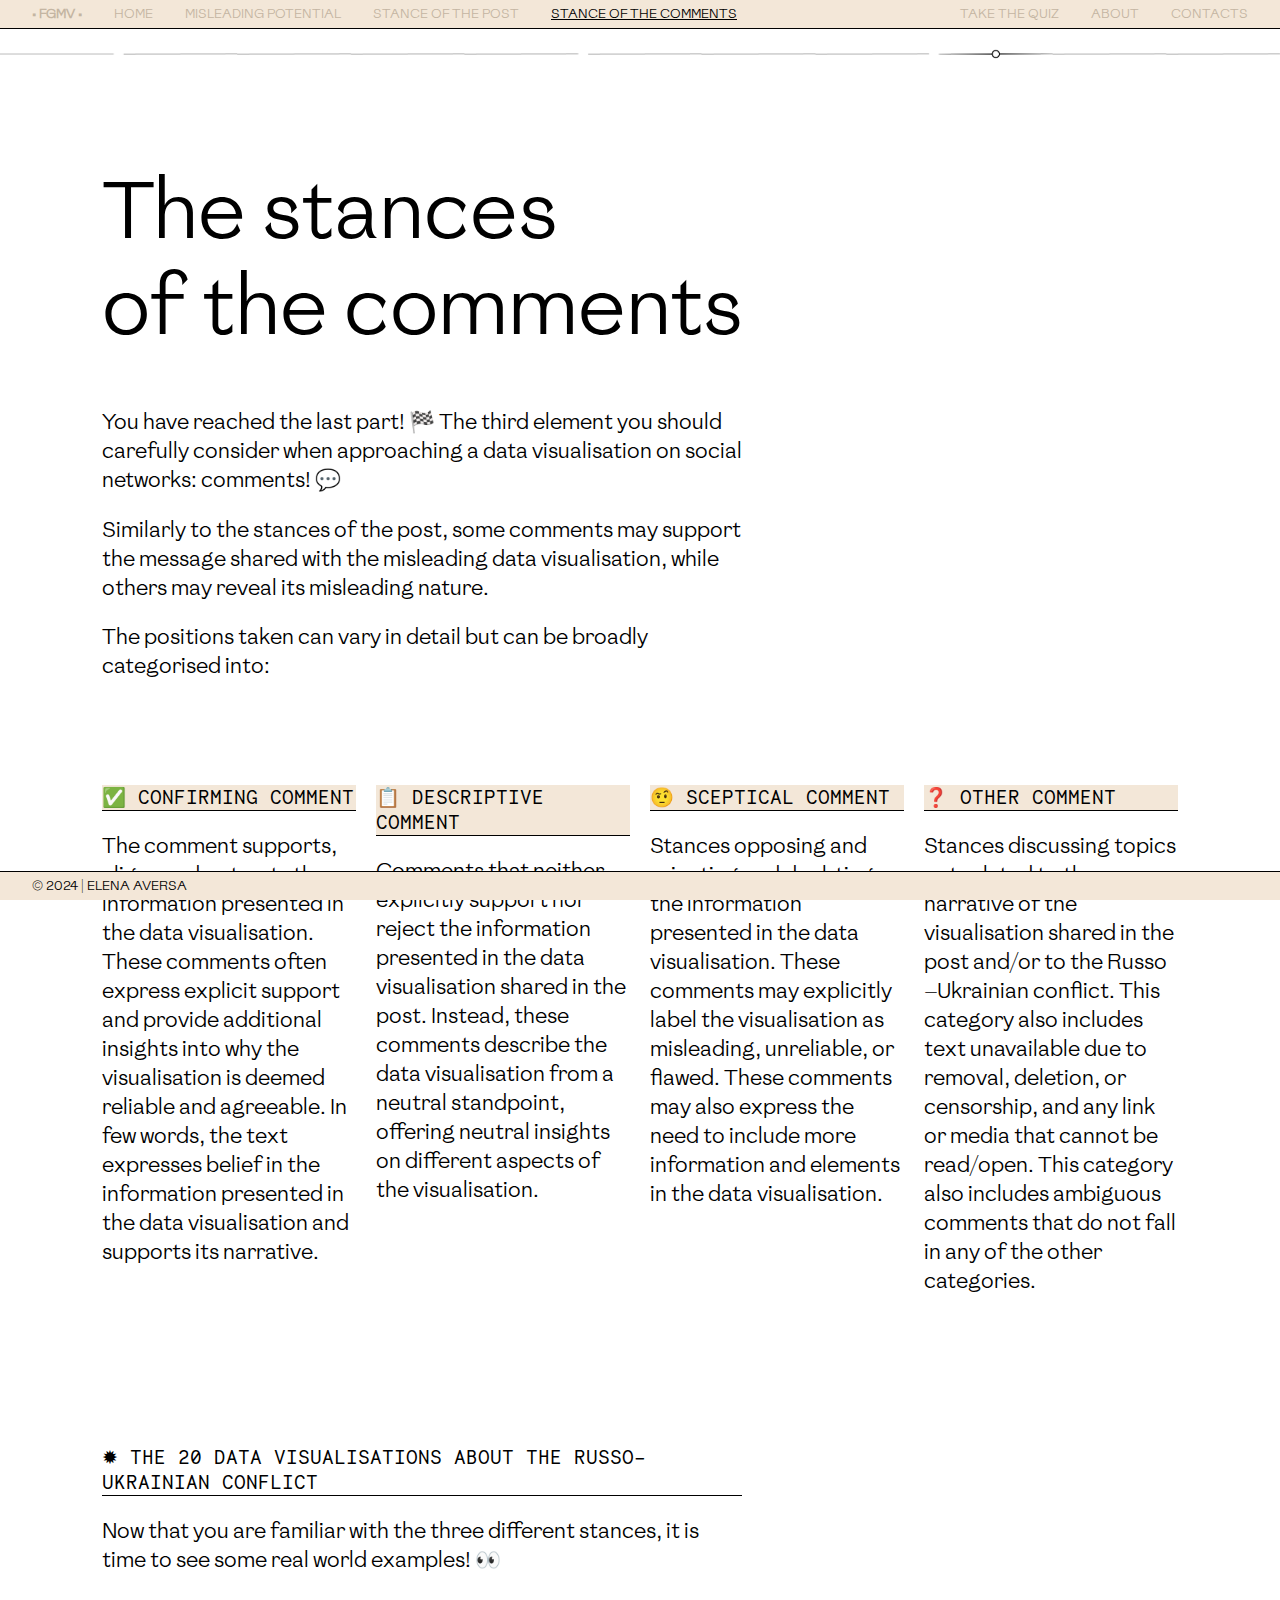
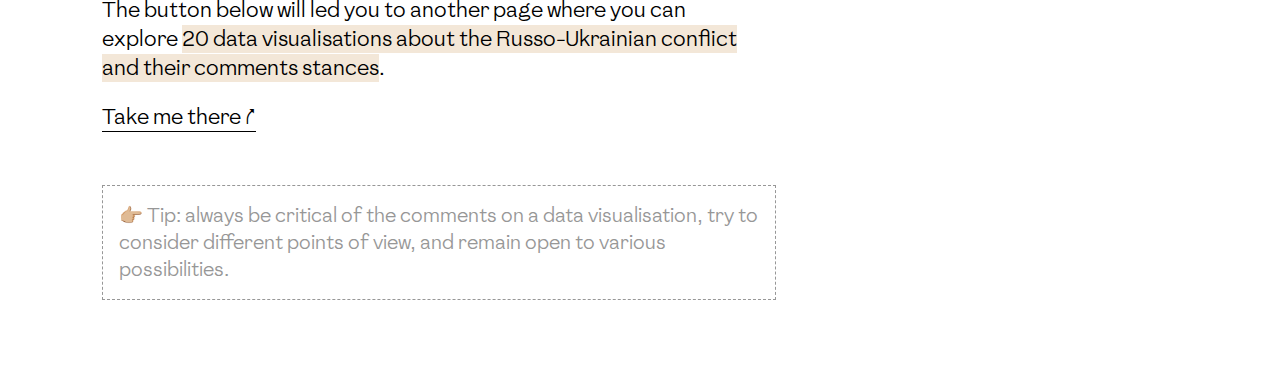
<file: narCom.html>
<!DOCTYPE html>
<html lang="en">
<head>
    <meta charset="UTF-8">
    <meta name="viewport" content="width=device-width, initial-scale=1">
    <link rel="stylesheet" href="style.css">
    <link rel="stylesheet" href="style2.css">
    <link rel="preconnect" href="https://fonts.googleapis.com">
    <link rel="preconnect" href="https://fonts.gstatic.com" crossorigin>
    <link href="https://fonts.googleapis.com/css2?family=Source+Serif+4:ital,opsz,wght@0,8..60,200..900;1,8..60,200..900&display=swap" rel="stylesheet">
    <title>Field Guide to MisVis</title>
</head>
<body>
    <nav class="container-fluid">
        <ul>
            <li><a href="index.html"><strong class="logo">• FGMV •</strong></a></li>
            <li><a href="home.html">HOME</a></li>
            <li><a href="misTac.html">MISLEADING POTENTIAL</a></li>
            <li><a href="narPos.html">STANCE OF THE POST</a></li>
            <li><a href="narCom.html"><span style="color: black"><u>STANCE OF THE COMMENTS</u></span></a></li>
        </ul>
        <div>
            <ul>
              <li class="navbut"><a href="quiz.html">TAKE THE QUIZ</a></li>
                <li class="navbut"><a href="about.html">ABOUT</a></li>
                <li class="navbut"><a href="contacts.html">CONTACTS</a></li>
        </ul>
        </div>
    </nav>
    
    <nav class="container-fluid2">
        <div class="line-container"><img src="posbar/posbar_9.png">
        </div>
        </nav>

    <main class="container">
        <div class="grid">
            <section>
                <h1 style="line-height: 1.2;">
                The stances<br>of the comments</h1>
                <div style="padding-bottom: 4rem;" class="bloccotesto"><p>You have reached the last part! 🏁 The third element you should carefully consider when approaching a data visualisation on social networks: comments! 💬 </p>


                    <p>Similarly to the stances of the post, some comments may support the message shared with the misleading data visualisation, while others may reveal its misleading nature. </p>
                        <p>The positions taken can vary in detail but can be broadly categorised into:</p> 
                </div>
                        <div class="four-column-layout" style="padding-bottom: 2rem;">
                            <section><h3 class="borderbot" style="background-color: #f3e7d8">✅ CONFIRMING COMMENT</h3>
                            <p>The comment supports, aligns and or trusts the information presented in the data visualisation. These comments often express explicit support and provide additional insights into why the visualisation is deemed reliable and agreeable. In few words, the text expresses belief in the information presented in the data visualisation and supports its narrative.</p>
                            </section>
    
                                <section><h3 class="borderbot" style="background-color: #f3e7d8">📋 DESCRIPTIVE COMMENT</h3> 
                                    <p>Comments that neither explicitly support nor reject the information presented in the data visualisation shared in the post. Instead, these comments describe the data visualisation from a neutral standpoint, offering neutral insights on different aspects of the visualisation. </p>
                            </section>
    
                                <section><h3 class="borderbot" style="background-color: #f3e7d8"> 🤨 SCEPTICAL COMMENT</h3> 
                                    <p>Stances opposing and rejecting and doubting the information presented in the data visualisation. These comments may explicitly label the visualisation as misleading, unreliable, or flawed. These comments may also express the need to include more information and elements in the data visualisation. </p>
                                    </section>

                                    <section><h3 class="borderbot" style="background-color: #f3e7d8"> ❓ OTHER COMMENT</h3> 
                                        <p>Stances discussing topics not related to the narrative of the visualisation shared in the post and/or to the Russo—Ukrainian conflict. This category also includes text unavailable due to removal, deletion, or censorship, and any link or media that cannot be read/open. This category also includes ambiguous comments that do not fall in any of the other categories.</p>
                                        </section>
                                </div>
                  <div class="bloccotesto" style="margin-top: 6rem; padding-bottom: 2rem;" >
                    <h3 class="borderbot">✹ THE 20 DATA VISUALISATIONS ABOUT THE RUSSO-UKRAINIAN CONFLICT</h3>
                    <div class="bloccotesto">
                        <p>Now that you are familiar with the three different stances, it is time to see some real world examples! 👀</p>
                        <p>The button below will led you to another page where you can explore <span style="background-color: #f3e7d8">20 data visualisations about the Russo-Ukrainian conflict and their comments stances</span>.</p>
                        <button3><a href="reaPos.html" style="text-decoration: none; color: inherit; cursor: pointer;" class="borderbot"> Take me there ↗</a></button3>
                </div>
                </div>
                        <p><p class=" smallfont bloccotesto" style="border: dashed #979797 1px; padding: 1rem;"> <span style="color: #979797;">
                            👉🏼 Tip: always be critical of the comments on a data visualisation, try to consider different points of view, and remain open to various possibilities. </p>
                    

            </section>
        </div>  
</main>

</div>
<footer class="container-fluid">
    <ul>
     <li> © 2024 | ELENA AVERSA</li>
    <ul>
  </footer>
    <script src="script3.js"></script>
</body>
</html>
</file>
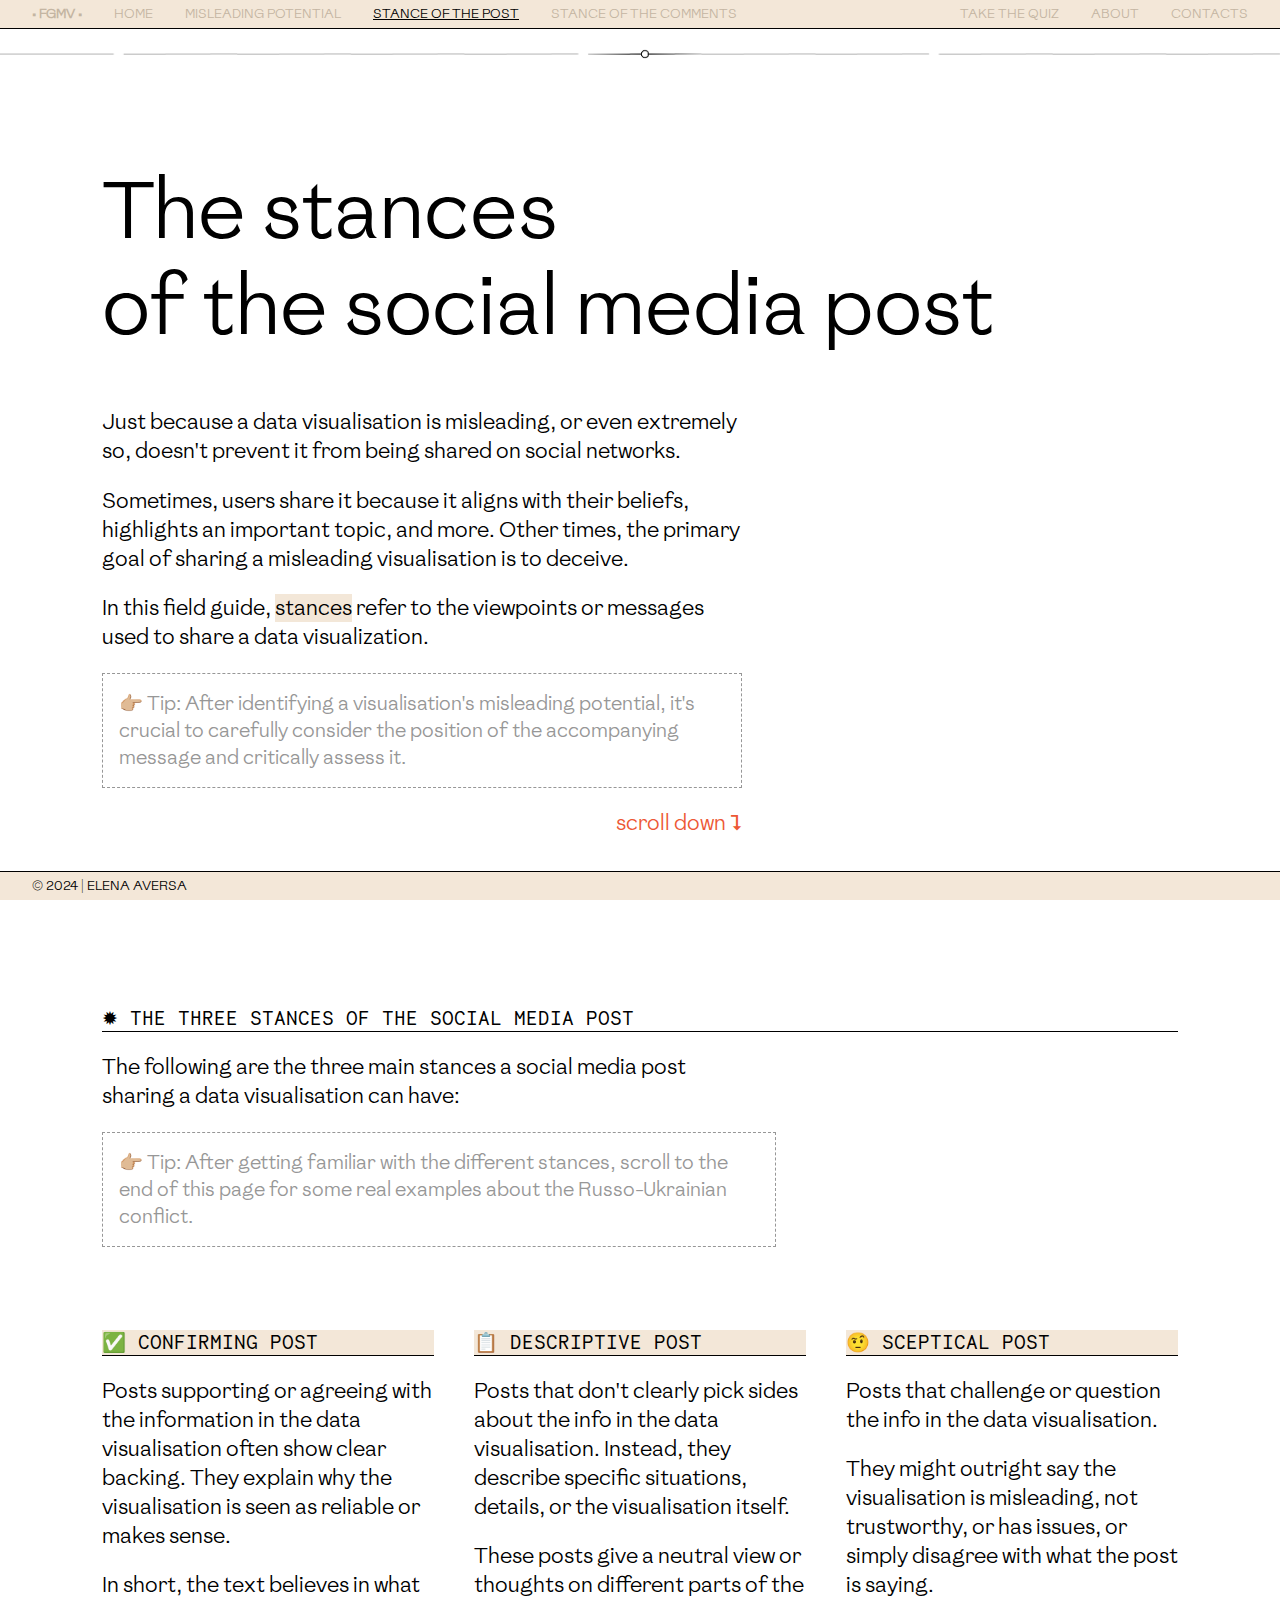
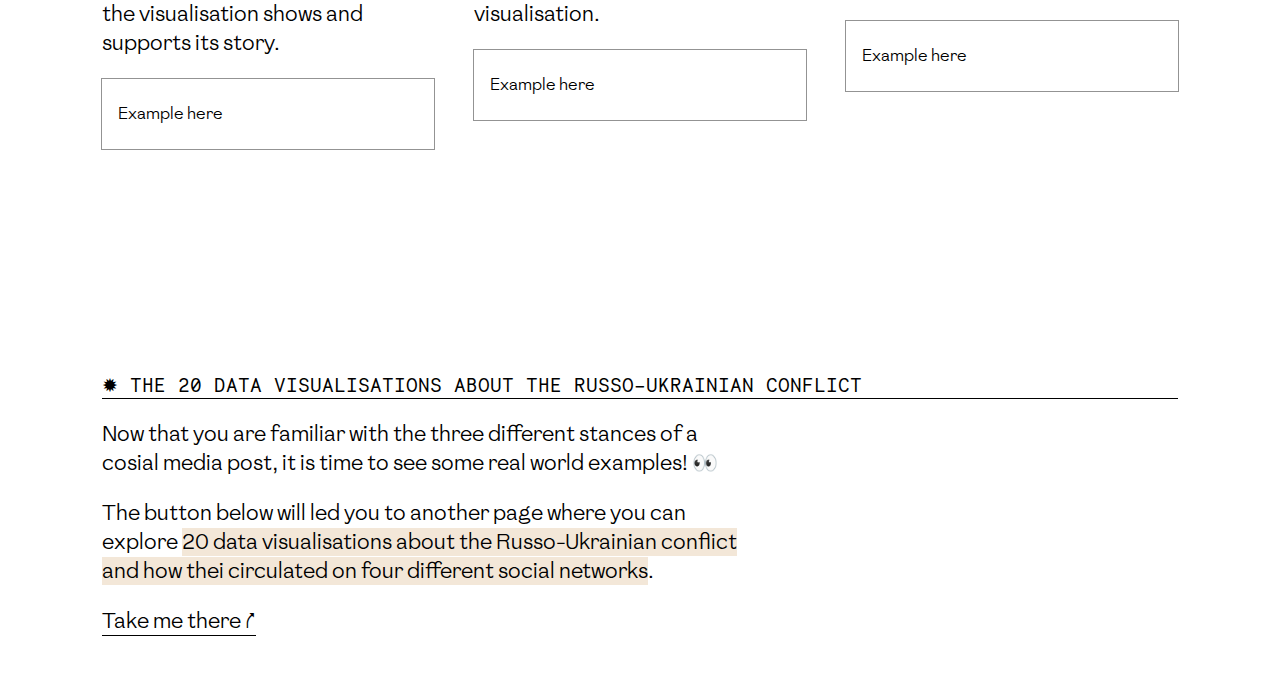
<file: narPos.html>
<!DOCTYPE html>
<html lang="en">
<head>
    <meta charset="UTF-8">
    <meta name="viewport" content="width=device-width, initial-scale=1">
    <link rel="stylesheet" href="style.css">
    <link rel="stylesheet" href="style2.css">
    <link rel="preconnect" href="https://fonts.googleapis.com">
    <link rel="preconnect" href="https://fonts.gstatic.com" crossorigin>
    <link href="https://fonts.googleapis.com/css2?family=Source+Serif+4:ital,opsz,wght@0,8..60,200..900;1,8..60,200..900&display=swap" rel="stylesheet">
    <title>Field Guide to MisVis</title>
</head>
<body>
    <nav class="container-fluid">
        <ul>
            <li><a href="index.html"><strong class="logo">• FGMV •</strong></a></li>
            <li><a href="home.html">HOME</a></li>
            <li><a href="misTac.html">MISLEADING POTENTIAL</a></li>
            <li><a href="narPos.html"><span style="color: black"><u>STANCE OF THE POST</u></span></a></li>
            <li><a href="narCom.html">STANCE OF THE COMMENTS</a></li>
        </ul>
        <div>
            <ul>
              <li class="navbut"><a href="quiz.html">TAKE THE QUIZ</a></li>
                <li class="navbut"><a href="about.html">ABOUT</a></li>
                <li class="navbut"><a href="contacts.html">CONTACTS</a></li>
        </ul>
        </div>
    </nav>
    
    <nav class="container-fluid2">
        <div class="line-container"><img src="posbar/posbar_6.png">
        </div>
        </nav>

    <main class="container">
        <div class="grid">
            <section>
                <h1 style="line-height: 1.2;">
                The stances<br>of the social media post</h1>
                <div style="padding-bottom: 8rem;" class="bloccotesto"><p>Just because a data visualisation is misleading, or even extremely so, doesn't prevent it from being shared on social networks. 
                    <p>Sometimes, users share it because it aligns with their beliefs, highlights an important topic, and more. 
                    Other times, the primary goal of sharing a misleading visualisation is to deceive.</p>
                    
                    <p>In this field guide, <span style="background-color: #f3e7d8">stances</span> refer to the viewpoints or messages used to share a data visualization.
                        </p> 
                        <p><p class=" smallfont bloccotesto" style="border: dashed #979797 1px; padding: 1rem;"> <span style="color: #979797;">👉🏼 Tip: After identifying a visualisation's misleading potential, it's crucial to carefully consider the position of the accompanying message and critically assess it. </p>
                            <p style="text-align: right; color: #ed5835;">scroll down ⮧</p></div>
                        
                </div>
                <h3 class="borderbot">✹ THE THREE STANCES OF THE SOCIAL MEDIA POST</h3>
            
              <p class="bloccotesto">The following are the three main stances a social media post sharing a data visualisation can have:</p>
              <p class=" smallfont bloccotesto" style="border: dashed #979797 1px; padding: 1rem;"> <span style="color: #979797;">👉🏼 Tip: After getting familiar with the different stances, scroll to the end of this page for some real examples about the Russo-Ukrainian conflict.</span></p>

                    <div class="three-column-layout" style="margin-top: 4rem;">
                        <section><h3 class="borderbot" style="background-color: #f3e7d8">✅ CONFIRMING POST</h3>
                        <p>Posts supporting or agreeing with the information in the data visualisation often show clear backing. 
                        They explain why the visualisation is seen as reliable or makes sense. </p>
                         <p>In short, the text believes in what the visualisation shows and supports its story.</p>
                         <div class="smallfont boxlike"><p class="caption">Example here</p></div>
                        </section>

                            <section><h3 class="borderbot" style="background-color: #f3e7d8">📋 DESCRIPTIVE POST</h3> 
                                <p>Posts that don't clearly pick sides about the info in the data visualisation. Instead, they describe specific situations, details, or the visualisation itself. </p>
                                <p>These posts give a neutral view or thoughts on different parts of the visualisation. </p>
                                <div class="smallfont boxlike"><p class="caption">Example here</p></div>
                        </section>

                            <section><h3 class="borderbot" style="background-color: #f3e7d8"> 🤨 SCEPTICAL POST</h3> 
                                <p>Posts that challenge or question the info in the data visualisation. </p>
                                <p>They might outright say the visualisation is misleading, not trustworthy, or has issues, 
                                or simply disagree with what the post is saying. </p>
                                <div class="smallfont boxlike"><p class="caption">Example here</p></div>
                                </section>
                            </div>

                  <div class="bloccotesto" style="margin-top: 4rem; padding-bottom: 8rem;" >
                    </div>
                    <h3 class="borderbot">✹ THE 20 DATA VISUALISATIONS ABOUT THE RUSSO-UKRAINIAN CONFLICT</h3>
                    <div class="bloccotesto">
                        <p>Now that you are familiar with the three different stances of a cosial media post, it is time to see some real world examples! 👀</p>
                        <p>The button below will led you to another page where you can explore <span style="background-color: #f3e7d8">20 data visualisations about the Russo-Ukrainian conflict and how thei circulated on four different social networks</span>.</p>
                        <button3><a href="narPos2.html" style="text-decoration: none; color: inherit; cursor: pointer;" class="borderbot"> Take me there ↗</a></button3>
                    

            </section>
        </div>  
</main>

</div>
<footer class="container-fluid">
    <ul>
     <li> © 2024 | ELENA AVERSA</li>
    <ul>
  </footer>
    <script src="script3.js"></script>
</body>
</html>
</file>
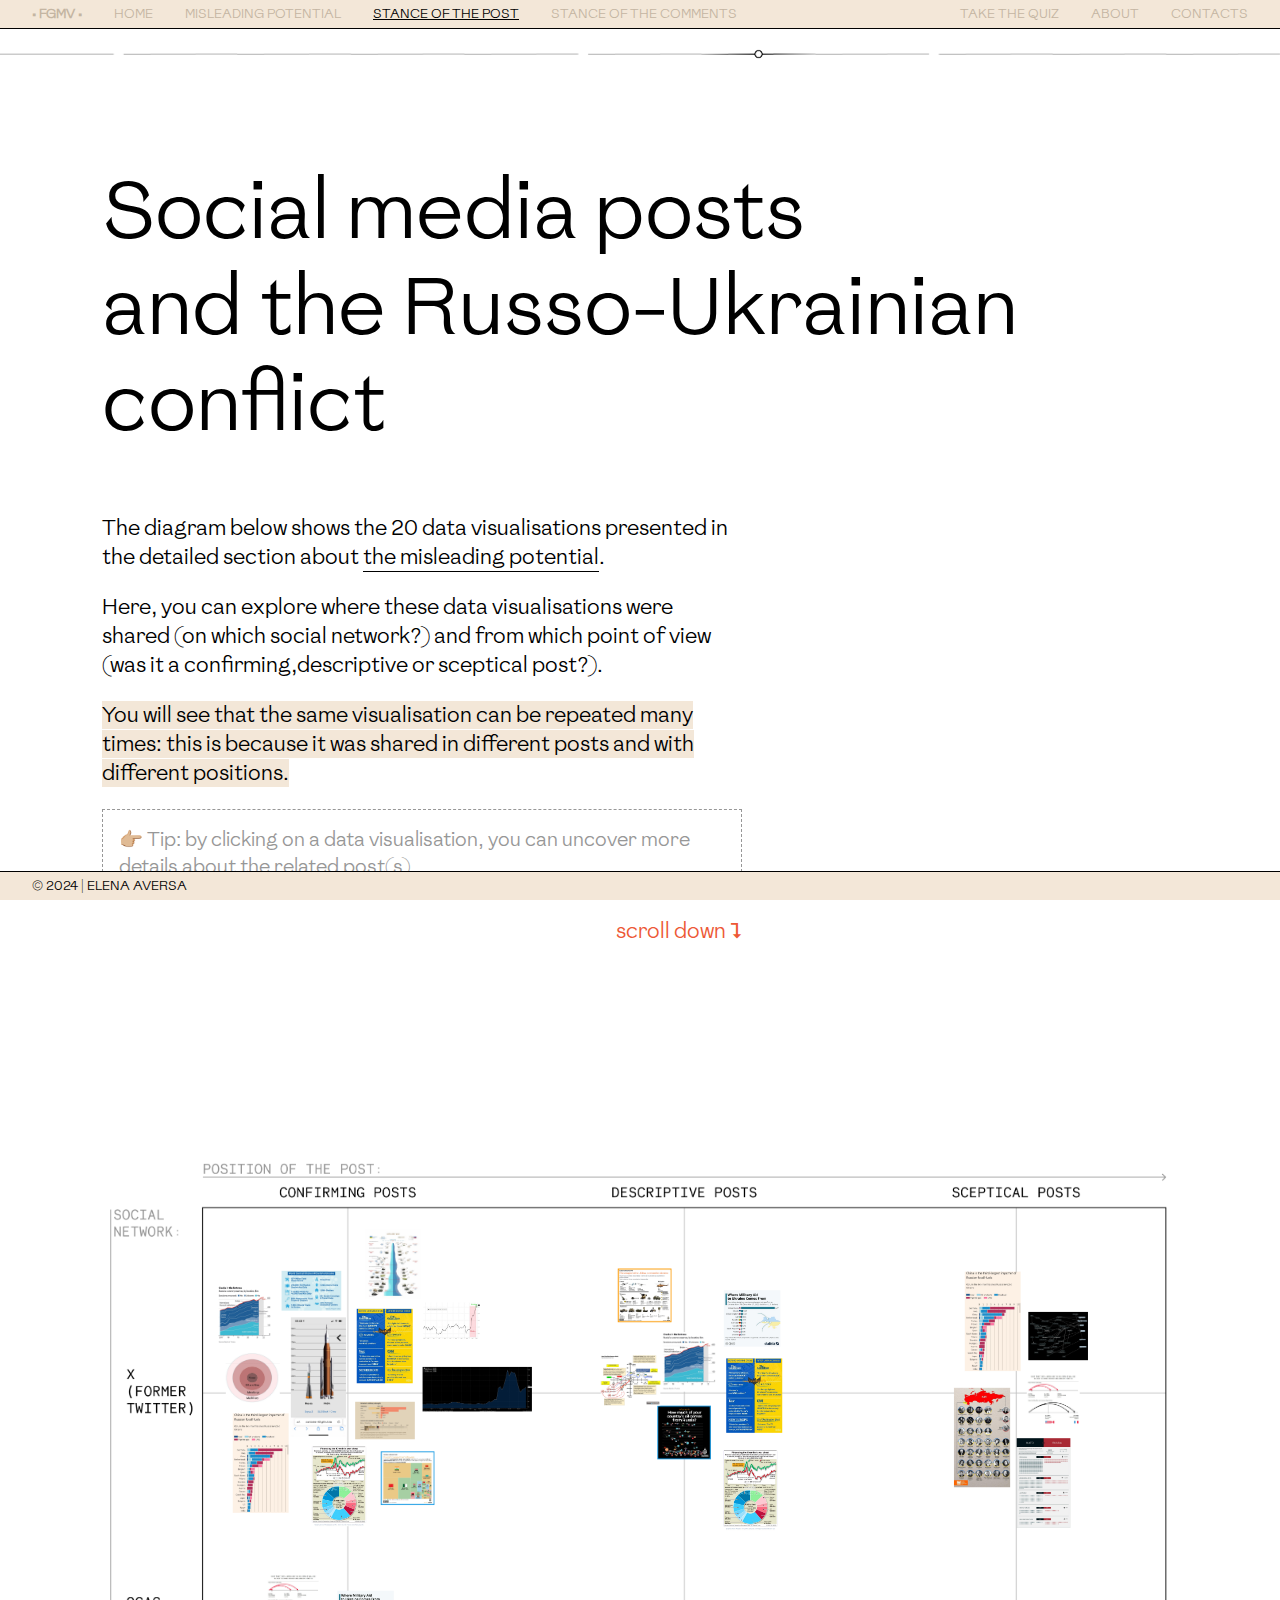
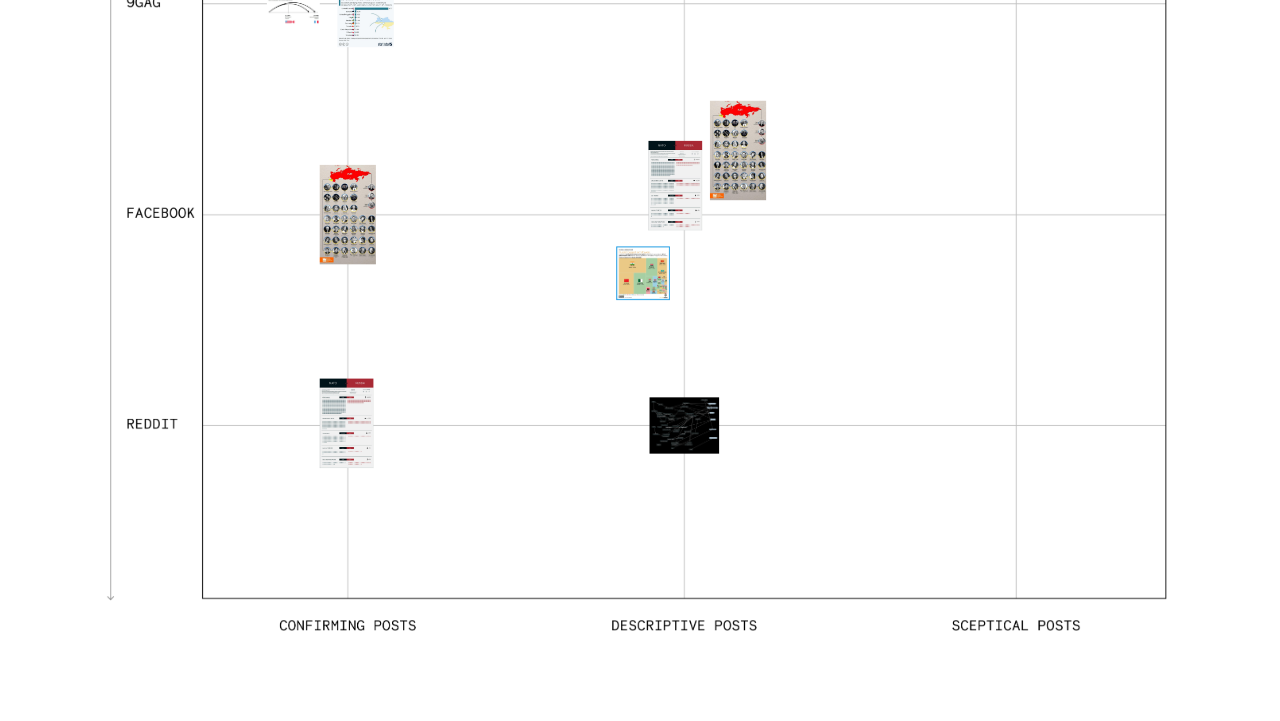
<file: narPos2.html>
<!DOCTYPE html>
<html lang="en">
<head>
    <meta charset="UTF-8">
    <meta name="viewport" content="width=device-width, initial-scale=1">
    <link rel="stylesheet" href="style.css">
    <link rel="stylesheet" href="style2.css">
    <link rel="preconnect" href="https://fonts.googleapis.com">
    <link rel="preconnect" href="https://fonts.gstatic.com" crossorigin>
    <link href="https://fonts.googleapis.com/css2?family=Source+Serif+4:ital,opsz,wght@0,8..60,200..900;1,8..60,200..900&display=swap" rel="stylesheet">
    <title>Field Guide to MisVis</title>
</head>
<body>
    <nav class="container-fluid">
        <ul>
            <li><a href="index.html"><strong class="logo">• FGMV •</strong></a></li>
            <li><a href="home.html">HOME</a></li>
            <li><a href="misTac.html">MISLEADING POTENTIAL</a></li>
            <li><a href="narPos.html"><span style="color: black"><u>STANCE OF THE POST</u></span></a></li>
            <li><a href="narCom.html">STANCE OF THE COMMENTS</a></li>
        </ul>
        <div>
            <ul>
              <li class="navbut"><a href="quiz.html">TAKE THE QUIZ</a></li>
                <li class="navbut"><a href="about.html">ABOUT</a></li>
                <li class="navbut"><a href="contacts.html">CONTACTS</a></li>
        </ul>
        </div>
    </nav>
    
    <nav class="container-fluid2">
        <div class="line-container"><img src="posbar/posbar_7.png">
        </div>
        </nav>

    <main class="container">
        <div class="grid">
            <section>
                <h1 style="line-height: 1.2;">
                    Social media posts<br> and the
                    Russo-Ukrainian <br>conflict</h1>
<div class="bloccotesto" style="margin-top: 4rem; padding-bottom: 8rem;" >
                        
                        <p>The diagram below shows the 20 data visualisations presented in the detailed section about 
                            <button3><a href="misTac2.html" style="text-decoration: none; color: inherit; cursor: pointer;" class="borderbot"> the misleading potential</a></button3>.
                        <p>Here, you can explore where these data visualisations were shared (on which social network?) and from which point of view (was it a confirming,descriptive or sceptical post?).</p>

                        <p> <span style="background-color: #f3e7d8">You will see that the same visualisation can be repeated many times: this is because it was shared in different posts and with different positions.</span></p>
                        
                        <p><p class=" smallfont bloccotesto" style="border: dashed #979797 1px; padding: 1rem;"> <span style="color: #979797;">👉🏼 Tip: by clicking on a data visualisation, you can uncover more details about the related post(s).</span></p>
                        <p style="text-align: right; color: #ed5835;">scroll down ⮧</p></div>
                    </div>
                <div style="padding-top: 4rem;">

                    <svg id="diagSP" xmlns="http://www.w3.org/2000/svg" xmlns:xlink="http://www.w3.org/1999/xlink" viewBox="0 0 1299.12 1320.24">
                        <defs>
                            <style>
                        </style>
                        </defs>
                        <image id="img1" width="1124" height="1200" xlink:href="images/id8.jpeg"/>
                        <image id="img2" width="851" height="851" xlink:href="images/id7.jpeg"/>
                        <image id="img3" width="674" height="1200" xlink:href="images/id4.jpeg"/>
                        <image id="img4" width="913" height="844" xlink:href="images/id3.jpeg"/>
                        <image id="img5" width="678" height="1200" xlink:href="images/id11.jpeg"/>
                        <image id="img6" width="821" height="1200" xlink:href="images/id12.jpeg"/>
                        <image id="img7" width="1080" height="1080" xlink:href="images/id10.jpeg"/>
                        <image id="img8" width="1200" height="971" xlink:href="images/id15.jpeg"/>
                        <image id="img9" width="720" height="1200" xlink:href="images/id14.jpeg"/>
                        <image id="img10" width="845" height="1123" xlink:href="images/id19.jpeg"/>
                    <image id="backg_SP" width="5413" height="5501" transform="scale(.24)" xlink:href="images/back_scatter.png"/>
                    <a xlink:href="id1pp.html"><image id="id1.jpeg" width="1200" height="800" transform="translate(216.84 135.07) scale(.06)" xlink:href="images/id1.jpeg"/></a>
                    <a xlink:href="id2pp.html"><image width="1200" height="489" transform="translate(387.06 251.04) scale(.11)" xlink:href="images/id2.png"/></a>
                    <a xlink:href="id3pp.html"><use transform="translate(1116.56 261.33) scale(.07)" xlink:href="#img4"/></a>
                    <a xlink:href="id3pp.html"><use transform="translate(199.07 502.63) scale(.07)" xlink:href="#img4"/></a>
                    <a xlink:href="id4pp.html"><use transform="translate(157.92 307.16) scale(.1)" xlink:href="#img3"/></a>
                    <a xlink:href="id4pp.html"><use transform="translate(1041.74 136) scale(.1)" xlink:href="#img3"/></a>
                    <a xlink:href="id5pp.html"><image width="1086" height="1018" transform="translate(149.5 233.27) scale(.06)" xlink:href="images/id5.jpeg"/></a>
                    <a xlink:href="newPageForId6.html"><image width="960" height="1200" transform="translate(317.85 84.56) scale(.07)" xlink:href="images/id6.jpeg"/></a>
                    <a xlink:href="newPageForId7.html"><use transform="translate(284.18 521.33) scale(.08)" xlink:href="#img2"/></a>
                    <a xlink:href="newPageForId7-2.html"><use transform="translate(750.87 158.45) scale(.08)" xlink:href="#img2"/></a>
                    <a xlink:href="newPageForId8.html"><use transform="translate(675.12 208.95) scale(.06)" xlink:href="#img1"/></a>
                    <a xlink:href="newPageForId8-2.html"><use transform="translate(138.28 152.84) scale(.06)" xlink:href="#img1"/></a>
                    <a xlink:href="newPageForId9.html"><image width="1200" height="754" transform="translate(305.69 293.13) scale(.06)" xlink:href="images/id9.jpeg"/></a>
                    <a xlink:href="newPageForId10.html"><use transform="translate(336.55 352.98) scale(.06)" xlink:href="#img7"/></a>
                    <a xlink:href="newPageForId10-2.html"><use transform="translate(620.87 829.97) scale(.06)" xlink:href="#img7"/></a>
                    <a xlink:href="newPageForId11.html"><use transform="translate(262.89 731.56) scale(.1)" xlink:href="#img5"/></a>
                    <a xlink:href="newPageForId11-2.html"><use transform="translate(734.04 654.14) scale(.1)" xlink:href="#img5"/></a>
                    <a xlink:href="newPageForId11-3.html"><use transform="translate(1028.65 276.29) scale(.1)" xlink:href="#img5"/></a>
                    <a xlink:href="newPageForId12.html"><use transform="translate(749.94 352.05) scale(.08)" xlink:href="#img6"/></a>
                    <a xlink:href="newPageForId12-2.html"><use transform="translate(253.32 347.37) scale(.08)" xlink:href="#img6"/></a>
                    <a xlink:href="newPageForId13.html"><image width="851" height="547" transform="translate(387.99 173.41) scale(.08)" xlink:href="images/id13.jpeg"/></a>
                    <a xlink:href="newPageForId14.html"><use transform="translate(262.89 989.57) scale(.09)" xlink:href="#img9"/></a>
                    <a xlink:href="newPageForId14-2.html"><use transform="translate(659.82 702.56) scale(.09)" xlink:href="#img9"/></a>
                    <a xlink:href="newPageForId14-3.html"><use transform="translate(1104.4 337.08) scale(.09)" xlink:href="#img9"/></a>
                    <a xlink:href="newPageForId15.html"><use transform="translate(661.08 1012.2) scale(.07)" xlink:href="#img8"/></a>
                    <a xlink:href="newPageForId15-2.html"><use transform="translate(1118.43 184.64) scale(.06)" xlink:href="#img8"/></a>
                    <a xlink:href="newPageForId16.html"><image width="1080" height="1080" transform="translate(670.44 297.8) scale(.06)" xlink:href="images/id16.jpeg"/></a>
                    <a xlink:href="newPageForId17.html"><image width="1080" height="1080" transform="translate(622.74 132.26) scale(.06)" xlink:href="images/id17.jpeg"/></a>
                    <a xlink:href="newPageForId18.html"><image width="554" height="1200" transform="translate(228.06 191.18) scale(.12)" xlink:href="images/id18.jpeg"/></a>
                    <a xlink:href="newPageForId19.html"><use transform="translate(307.56 180.9) scale(.08)" xlink:href="#img10"/></a>
                    <a xlink:href="newPageForId19-2.html"><use transform="translate(753.68 240.75) scale(.08)" xlink:href="#img10"/></a>
                    <a xlink:href="newPageForId20.html"><image width="1200" height="1009" transform="translate(602.17 237.01) scale(.06)" xlink:href="images/id20.jpeg"/></a>
                </svg>
                    

            </section>
        </div>  
</main>

</div>
<footer class="container-fluid">
    <ul>
     <li> © 2024 | ELENA AVERSA</li>
    <ul>
  </footer>
    <script src="script3.js"></script>
</body>
</html>
</file>
<file: style.css>
.source-serif {
    font-family: "Source Serif 4", serif;
    font-optical-sizing: auto;
  }

@font-face {
    font-family: 'PSL';
    src: url('PlantasiaStingrayLight.otf') format('opentype');
}
    
  @font-face {
      font-family: 'homonr';
      src: url('HomonetaRegular.otf') format('opentype');
  }
  
  @font-face {
      font-family: 'homoni';
      src: url('HomonetaItalic.otf') format('opentype');
  }
  
  @font-face {
      font-family: 'dind';
      src: url('DINdong.otf') format('opentype');
  }
  
  @font-face {
    font-family: 'abord';
    src: url('AbordageRegular.otf') format('opentype');
}

  @font-face {
    font-family: 'abs';
    src: url('AbsansRegular.otf') format('opentype');
}

  @font-face {
    font-family: 'osr';
    src: url('OpenSansRegular.ttf') format('opentype');
}

  @font-face {
    font-family: 'nmr';
    src: url('NectoMonoRegular.otf') format('opentype');
}   

.grid-overlay {
  position: fixed; /* or absolute, depending on use case */
  top: 0;
  left: 0;
  width: 100%;
  height: 100%;
  background-size: 40px 40px; /* Adjust grid cell size */
  background-image: 
      linear-gradient(to right, #acacac 1px, transparent 1px),
      linear-gradient(to bottom, #acacac 1px, transparent 1px);
  z-index: 10; /* Ensure it overlays content; adjust as necessary */
}

.centered-content {
  display: flex;
  justify-content: center; /* Center horizontally */
  align-items: center; /* Center vertically */
  height: 100vh; /* Adjust as needed, 100vh will take the full height of the viewport */
  text-align: center; /* Ensures text inside the flex item is centered if it wraps */
}

.logo {
  text-decoration: none;
  font-family: "abs";
  /*color: #5c742d !important;*/
  color: #d1fa00;
  cursor: pointer;
}

  .imagegrid-container {
    width: 100%; 
    height: auto;
    padding-top: 4rem;
    margin: 0 auto; /* Center it if needed */
    /* Add any other styles you need */
  }

  nav.container-fluid {
      position: -webkit-sticky;
      position: sticky;
      top: 0;
      background-color: #f3e7d8;  
      border-bottom: solid black 1px;
      z-index: 1000;
      display: flex; /* Already set for aligning items in a row */
      justify-content: space-between; /* Already set for space between logo and links */
      padding: .3rem 2rem; /* Already set for padding around navbar content */
      font-size: .8rem; /* Fixed font size for navbar */
  }
  
  nav.container-fluid ul {
      display: flex; /* Already set for displaying list items in a row */
      gap: 2rem; /* Already set for space between links */
      padding: 0; /* Already reset */
      list-style-type: none; /* Already removed default list styling */
      align-items: center; /* Center items vertically */
      margin: 0; /* Ensure no default margin */
  }
  
  nav.container-fluid ul li a,
  nav.container-fluid ul li strong {
      color: #c4b5a2; /* Text color set to black for visibility */
      text-decoration: none; /* Remove underline from links */
  }
  

  nav.container-fluid2 {
    position: -webkit-sticky;
    position: sticky;
    top: 2.5rem;
    height: 3rem;
    background-color: rgba(255, 255, 255, 0.91);

    z-index: 1000;
    display: flex; /* Already set for aligning items in a row */
}  
  
.line-container {
  position: relative;
  width: 100%;
  display: flex;
  align-items: center; /* Centers the line sections vertically */
}


  .bordertop {
    border-top: 1px solid #000000;
  }

  .borderbot {
    border-bottom: 1px solid #000000;
  }

  
  .color {
    color:#838383
  }

  .colorW {
    color:#ffffff
  }

  .margins{
    padding-bottom: 1rem;
    padding-top: 1rem;
  }

  body {
      color: black;
      background-color: fefae0;
      margin: 0;
      font-family: "abs";
      font-size: 1.3rem; /* General font size */
      display: flex;
      flex-direction: column;
      min-height: 100vh; 
  }
  
  h1 {
      font-family: 'abs';
      font-size: 5rem;
      font-weight: normal !important;
      line-height: 1.2;
  }

  h2 {
    font-family: 'abs';
    font-size: 2.8rem;
    font-weight: normal !important;
}
  
  h3 {
    font-family: 'nmr';
    font-size: 1.2rem;
    font-weight: normal !important;
}

.testogrande{
    font-family: 'abs';
    font-size: 1.9rem;
    font-weight: normal !important;
}

img {
    max-width: 100%; /* Ensure images are responsive */
    height: auto; /* Maintain aspect ratio */
    display: block; /* Default display to block */
    margin-bottom: 20px; /* Space below the image */
}
  .container {
      margin: auto;
      padding: 2rem;
      box-sizing: border-box;
      width: 100%; 
  }
  
  
  .grid {
      display: grid;
      gap: 2rem;
  }
  
button {
      text-decoration: none;
      background-color: #fcffeb;
      padding: 0.5rem 1rem;
      border: 1px solid black;
      font-size: 1rem;
      font-family: "abs";
      cursor: pointer;
  }
  
  button:hover {
      background-color: #d1fa00;
  }


  button2 {
    text-decoration: none;
    font-size: 1rem;
    font-family: "abs";
    cursor: pointer;
    border-bottom: solid black 1px;
}

button2:hover {
    background-color: #d1fa00;
}

button3 {
    text-decoration: none;
    background-color: transparent;
    cursor: pointer;
}

button3:hover {
    background-color: #d1fa00;
}

nav a:hover {
    color: black !important;
}

.buttonBIG {
    background: none;
    border: none;
    font-size: 24px;
    font-family: 'PSL', sans-serif;
    cursor: pointer;
    color: white;
    padding: 10px 20px;
    display: inline-block;
}

.buttonBIG a {
    text-decoration: none;
    color: inherit;
}

.buttonBIG:hover {
    text-decoration: underline;
}


footer.container-fluid {
  position: -webkit-sticky;
  position: sticky;
  bottom: 0;
  border-top: solid black 1px;
  background-color: #f3e7d8;
  z-index: 1000;
  display: flex; /* Already set for aligning items in a row */
  justify-content: space-between; /* Already set for space between logo and links */
  padding: .3rem 2rem; /* Already set for padding around navbar content */
  font-size: .8rem; /* Fixed font size for navbar */
  color: black;
}
  
footer.container-fluid ul {
  display: flex; /* Already set for displaying list items in a row */
  gap: 2rem; /* Already set for space between links */
  padding: 0; /* Already reset */
  list-style-type: none; /* Already removed default list styling */
  align-items: center; /* Center items vertically */
  margin: 0; /* Ensure no default margin */
}

footer.container-fluid ul li a,
footer.container-fluid ul li strong {
  color: black; /* Text color set to black for visibility */
  text-decoration: none; /* Remove underline from links */
}

.line-after::after {
    content: '';
    display: block;
    width: 100%; /* Or set to a specific width like 50px */
    height: 1px; /* Thickness of the line */
    background-color: #000; /* Color of the line */
    margin-top: 4rem; /* Space between the text and the line */
    margin-bottom: 2rem;
}

.expandable-content {
    display: none;
}

ul.custom-bullets {
    list-style-type: none; /* Remove default bullets */
    margin-left: 2rem;
    margin-right: 4rem;
}

ul.custom-bullets li::before {
    content: '⟡'; /* Custom bullet */
    color: #000000; /* Bullet color */
    display: inline-block; 
    width: 1em; /* Ensure alignment */
    margin-left: -1em; /* Position before the list item */
    margin-right: 0.5rem
}

  /* Responsive adjustments */
  @media (min-width: 576px) {
      .container {
          padding: 2rem;
      }
  }
  
  .image-grid {
    display: grid;
    grid-template-columns: repeat(10, 1fr); /* 4 columns */
    gap: 0; /* No gap between cells */

}

.image-cell {
    position: relative;
    /*outline: 1px solid #000; */
    overflow: hidden;
    display: flex; /* Ensure the content covers the entire cell */
    justify-content: center; /* Center content horizontally */
    align-items: center; /* Center content vertically */
}

.image-cell img {
    width: 100%; /* Full width of the cell */
    height: auto; /* Maintain aspect ratio */
    object-fit: cover; /* Cover the area of the cell */
}

.image-label {
    position: absolute;
    bottom: 2rem;
    left: 0;
    width: 100%; /* Full width */
    background-color: rgba(255, 255, 255, 0.7); /* Semi-transparent background */
    color: black; /* Label text color */
    padding: 0.1rem 1rem; /* Padding around text */
    text-align: left; 
    outline: 1px solid #000;
    font-size: 1rem; /* Fixed font size for navbar */
}

.big-container {
    width: 90%;
    height: auto;
    margin: 0 auto;
    padding-top: 1rem;
    padding-bottom: 1rem;
    position: relative;
}

.outlined-table3 {
    margin-top: 3rem;
    margin-bottom: 3rem;
    border-collapse: collapse; 
    width: 100%; 
    table-layout: fixed;
  }

  
  .outlined-table3 th,
  .outlined-table3 td {
    border: 1px solid black; 
    text-align: left;
    padding: 0.7rem 2rem; 

  }

  .outlined-table3 th {
    font-family: nmr; 
  }
  

.outlined-table2 {
    margin-top: 3rem;
    margin-bottom: 3rem;
    border-collapse: collapse; 
    width: auto; 
  }

  
  .outlined-table2 th,
  .outlined-table2 td {
    border: 1px solid black; 
    text-align: left;
    padding: 0.7rem 2rem; 
  }
  

  .outlined-table {
    margin-top: 3rem;
    margin-bottom: 3rem;
    border-collapse: collapse; 
    width: auto; 
  }

  
  .outlined-table th,
  .outlined-table td {
    border: 1px solid #000; 
    text-align: left;
    padding: 0.7rem 2rem; 
  }
  
.svgcontainer {
    width: 70%;
    margin-top: 5rem;
    margin-bottom: 5rem;
}

  @media (min-width: 768px) {
      .container {
          max-width: 720px;
      }
  }
  
  @media (min-width: 992px) {
      .container {
          max-width: 960px;
      }
  }
  
  @media (min-width: 1200px) {
      .container {
          max-width: 1140px;
      }
  }
  
  @media (min-width: 1400px) {
      .container {
          max-width: 1320px;
      }
  }

  a{
    color:#838383
  }


  .content-grid {
    display: grid;
    grid-template-columns: 1fr 1fr; /* adjust the ratio according to your preference */
    gap: 20px; /* space between image and text */
}

.headtablimg {
    position: -webkit-sticky;
      position: sticky;
      z-index: 1000;
      top: 0;
      width: 100%;
    height: auto;
    margin: 0 auto;
    top: 30px;
}


navbut {
    text-decoration: none; 
    color: #000;
}

.suggestion-banner {
    display: none; /* Hide by default */
    position: fixed;
    overflow-y: scroll;
    bottom: 0;
    left: 0;
    width: 100%;
    height: 100%;
    text-align: center;
    padding: 10px;
    z-index: 1000;
    font-size: 4rem;
    background-color:  white;
    text-align: left;
    font-size: 2rem;
}


.lineb {
    border: 1px solid blue;
}
</file>
<file: style2.css>
.three-column-layout {
    display: grid;
    grid-template-columns: repeat(3, 1fr); /* Creates a three-column layout */
    gap: 40px; /* Adjust the space between columns */
}

/* Responsive adjustment */
@media (max-width: 768px) {
    .three-column-layout {
        grid-template-columns: 1fr; /* Stacks the columns vertically on smaller screens */
    }
}

.two-column-layout {
    display: grid;
    grid-template-columns: repeat(2, 1fr); /* Creates a three-column layout */
    gap: 40px; /* Adjust the space between columns */
}

/* Responsive adjustment */
@media (max-width: 768px) {
    .three-column-layout {
        grid-template-columns: 1fr; /* Stacks the columns vertically on smaller screens */
    }
}

.line-after::after, .line-after p:last-child::after {
    content: '';
    display: block;
    width: 100%;
    height: 1px;
    background-color: #000;
    margin-top: 20px;
}

.expandable-content, .line-after p:last-child {
    margin-top: 10px;
}

.custom-bullets img {
    max-width: 100%;
    height: auto;
}


.boxlike {
    text-decoration: none;
    background-color: transparent;
    padding: 0.5rem 1rem;
    margin-bottom: 0.8rem;
    outline: .5px solid #939393;
    align-content: left;
    font-size: 1.2rem;
}

.tacappl {
    /*background-color: #D4D275;*/
    border: 3px solid #ed5835;


}

.tacmay {
    /*background-color: #EAE7BB;*/
    border: 1px solid #ed5835;
}

.smallfont{
    font-size: 1.2rem;
}

.caption{
    font-size: 1rem;
}


.square-container {
    margin-top: 2rem;
    margin-bottom: 2rem;
    display: grid;
    grid-template-columns: repeat(20, 1fr); /* Creates 10 columns */
    gap: 0px; /* Adjust the gap between squares as needed */
    width: 100%;
}


/* Example specific colors */
.yellow { background-color: white; border: 3px solid black;}
.red { background-color: white; border: 1px solid black; }
.outline { background-color: white; border: .5px solid #939393;}



.square {
    width: 100%; /* Makes the square's width fill the column */
    padding-top: 100%; /* Aspect ratio trick for squares */
    position: relative;
    display: flex; /* Enables Flexbox for centering content */
    justify-content: center; /* Centers content horizontally */
    align-items: center; /* Centers content vertically */
    overflow: hidden; /* Ensures no overflow outside the square */
}

.number {
    position: absolute;
    width: 100%;
    text-align: center;
    margin: 0;
    top: 50%;
    transform: translateY(-50%); /* Adjust vertically to truly center */
    font-size: .9rem; /* Adjust as needed */
}



.boxcards {
    outline: 1px solid black;
    padding: 2rem;
}


.shad {
    box-shadow: 0rem 0rem 0rem #d0fa00b6;
    border-radius: 20rem;
  }



  .animated-word {
    display: inline-block;
    cursor: pointer;
    animation: pulseRotate 2s infinite;
  }
  
  @keyframes pulseRotate {
    0%, 100% {
      transform:  rotate(-9deg);
    }
    50% {
      transform: rotate(9deg); /* Adjust scale and rotation as needed */
    }
  }
  


  .hover-image {
    transition: transform 0.2s ease; /* Smooth transition */
    width: 100%; /* Adjust as needed */
    height: auto; /* Maintain aspect ratio */
}

.hover-image:hover {
    transform: scale(1.1); /* Enlarge the image */
}



.table2 {
    width: 100%;
    border: 1px solid #818181;
    margin-top: 4rem;
}

.table2 th, .table2 td {
    text-align: center;
    vertical-align: middle;
    border: 1px solid #818181;
    padding: 10px;
}

.table2 th {
    font-family: 'nmr';
    font-size: 1REM;
    position: -webkit-sticky; /* For Safari */
    position: sticky;
    top: 52px;
    background-color: #fff;
    z-index: 1000; 
}

.table2 .filled-circle {
    width: 10px;
    height: 10px;
    background-color: black;
    border-radius: 50%;
    display: inline-block;
    margin: auto;
}

.table2 .outlined-circle {
    width: 15px;
    height: 15px;
    border-radius: 50%;
    display: inline-block;
    margin: auto;
}

.table2 img {
    width: 15rem; 
    height: auto;
    display: block;
    margin: 0 auto;
}


.misleading-potential {
    /*background-color: #DA775932;*/
    background-color: transparent;
}
.moderate-potential {
    /*background-color: #D4D27532;*/
    background-color: transparent;
}
.low-potential {
    /*background-color: #a2c1c532;*/
    background-color: transparent;
}


.bloccotesto{
    max-width: 40rem;
}




.four-column-layout {
    display: grid;
    grid-template-columns: repeat(4, 1fr); /* Creates a three-column layout */
    gap: 20px; /* Adjust the space between columns */
}

/* Responsive adjustment */
@media (max-width: 768px) {
    .four-column-layout {
        grid-template-columns: 1fr; /* Stacks the columns vertically on smaller screens */
    }
}
</file>
